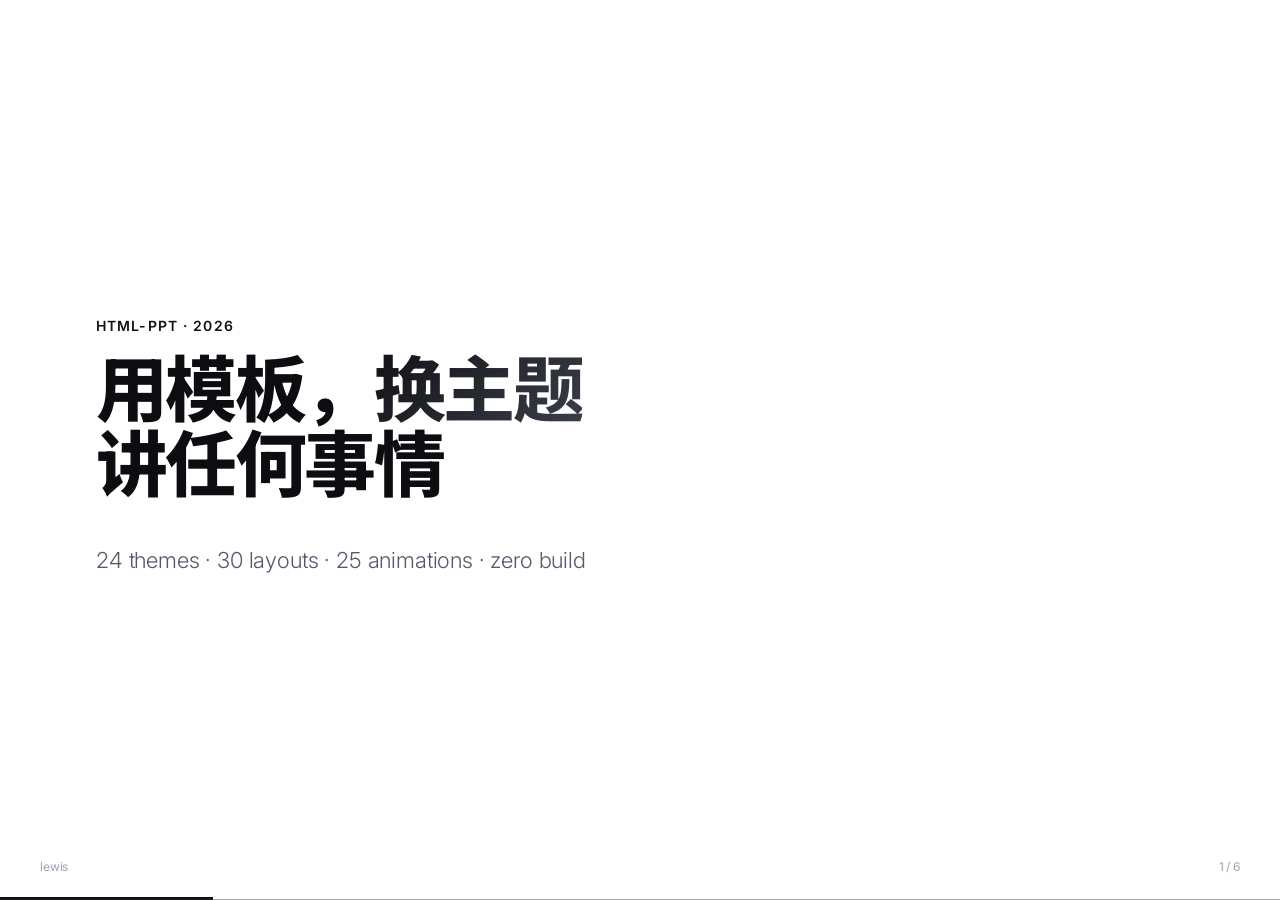
<file: plugins/felix-skills/skills/html-ppt/examples/arch-layered-vs-ddd/index.html>
<!DOCTYPE html>
<html lang="zh-CN" data-theme="minimal-white">
<head>
<meta charset="utf-8"><meta name="viewport" content="width=device-width,initial-scale=1">
<title>html-ppt · Deck</title>
<link rel="stylesheet" href="../../assets/fonts.css">
<link rel="stylesheet" href="../../assets/base.css">
<link rel="stylesheet" id="theme-link" href="../../assets/themes/minimal-white.css">
<link rel="stylesheet" href="../../assets/animations/animations.css">
</head>
<body data-themes="minimal-white,editorial-serif,soft-pastel,arctic-cool,sunset-warm,catppuccin-mocha,tokyo-night,aurora,xiaohongshu-white,neo-brutalism" data-theme-base="../../assets/themes/">
<div class="deck">

  <!-- 1. Cover -->
  <section class="slide" data-title="Cover">
    <p class="kicker">html-ppt · 2026</p>
    <h1 class="h1 anim-fade-up" data-anim="fade-up">用模板，<span class="gradient-text">换主题</span><br>讲任何事情</h1>
    <p class="lede">24 themes · 30 layouts · 25 animations · zero build</p>
    <div class="deck-footer"><span class="dim2">lewis</span><span class="slide-number" data-current="1" data-total="6"></span></div>
    <div class="notes">这是一个最小可用的 deck。你可以复制这个文件作为新 deck 的起点。</div>
  </section>

  <!-- 2. TOC -->
  <section class="slide" data-title="目录">
    <p class="kicker">Agenda</p>
    <h2 class="h2">我们会讲三件事</h2>
    <div class="grid g3 mt-l anim-stagger-list" data-anim-target>
      <div class="card"><h4>01 · Tokens</h4><p class="dim">把颜色/字体/圆角收进 CSS 变量。</p></div>
      <div class="card"><h4>02 · Layouts</h4><p class="dim">30 种可复用单页。</p></div>
      <div class="card"><h4>03 · Runtime</h4><p class="dim">键盘驱动、按 T 换主题。</p></div>
    </div>
  </section>

  <!-- 3. Stat -->
  <section class="slide center tc" data-title="Stat">
    <div>
      <p class="kicker">Result</p>
      <div style="font-size:220px;font-weight:900;line-height:1"><span class="counter gradient-text" data-to="92">0</span><span class="gradient-text">%</span></div>
      <h3>的准备时间被省下</h3>
    </div>
  </section>

  <!-- 4. Two column -->
  <section class="slide" data-title="Tokens">
    <p class="kicker">Under the hood</p>
    <h2 class="h2">换主题 = 换一组变量</h2>
    <div class="grid g2 mt-l">
      <div class="card"><h4>语义变量</h4><p class="dim">写 <code>var(--surface)</code>，不写具体色值。</p></div>
      <div class="card"><h4>一键切换</h4><p class="dim">按 T 循环所有主题——所有 slide 同步更新。</p></div>
    </div>
  </section>

  <!-- 5. CTA -->
  <section class="slide center tc" data-title="CTA">
    <div>
      <p class="kicker">Your turn</p>
      <h1 class="h1 anim-rise-in" data-anim="rise-in">开始做你的 deck</h1>
      <p class="lede" style="margin:16px auto">按 ← → 翻页 · T 切主题 · A 切动效 · F 全屏 · O 概览 · S 备注</p>
    </div>
  </section>

  <!-- 6. Thanks -->
  <section class="slide center tc" data-title="Thanks">
    <h1 class="h1" style="font-size:160px;line-height:1"><span class="gradient-text">Thanks</span></h1>
    <p class="lede">lewis · sudolewis@gmail.com</p>
  </section>
</div>
<script src="../../assets/runtime.js"></script>
</body></html>
</file>
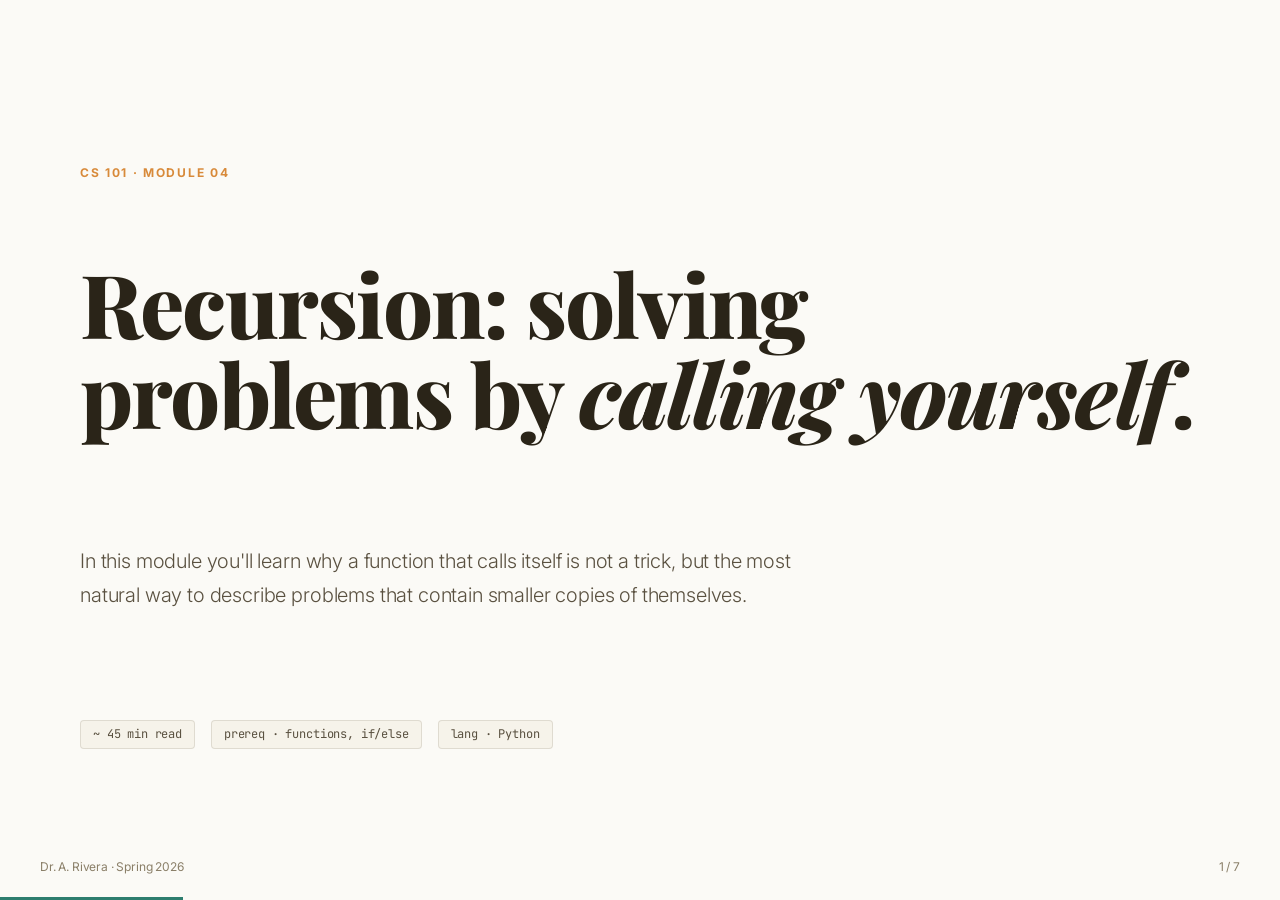
<file: plugins/felix-skills/skills/html-ppt/templates/full-decks/course-module/index.html>
<!DOCTYPE html>
<html lang="en">
<head>
<meta charset="utf-8"><meta name="viewport" content="width=device-width,initial-scale=1">
<title>Module 04 · Recursion · CS101</title>
<link rel="stylesheet" href="../../../assets/fonts.css">
<link rel="stylesheet" href="../../../assets/base.css">
<link rel="stylesheet" href="../../../assets/animations/animations.css">
<link rel="stylesheet" href="style.css">
</head>
<body class="tpl-course-module">
<div class="deck">

  <!-- 1. Cover -->
  <section class="slide full" data-title="Cover">
    <p class="kicker">CS 101 · MODULE 04</p>
    <h1 class="h1 mt-s">Recursion: solving<br>problems by <em>calling yourself</em>.</h1>
    <p class="lede mt-l" style="max-width:62ch">In this module you'll learn why a function that calls itself is not a trick, but the most natural way to describe problems that contain smaller copies of themselves.</p>
    <div class="row mt-l" style="gap:16px">
      <span class="pill-academic">~ 45 min read</span>
      <span class="pill-academic">prereq · functions, if/else</span>
      <span class="pill-academic">lang · Python</span>
    </div>
    <div class="deck-footer"><span>Dr. A. Rivera · Spring 2026</span><span class="slide-number" data-current="1" data-total="7"></span></div>
  </section>

  <!-- 2. Objectives -->
  <section class="slide" data-title="Objectives">
    <aside class="sidebar">
      <div class="brand">CS 101 · M04</div>
      <h5>Learning objectives</h5>
      <ul class="obj-list">
        <li class="current">Define recursion</li>
        <li>Identify a base case</li>
        <li>Trace a recursive call</li>
        <li>Convert loop ↔ recursion</li>
        <li>Recognize when recursion helps</li>
      </ul>
      <h5>Module progress</h5>
      <p class="dim" style="font-size:13px">Page 2 of 7 · ~5 min in</p>
    </aside>
    <div class="main">
      <p class="kicker">OBJECTIVES</p>
      <h2 class="h2 mt-s">By the end, you will be able to…</h2>
      <div class="stack mt-l">
        <div class="concept-box"><h4>① Explain recursion in one sentence.</h4><p class="dim">"A function that solves a problem by calling itself on a smaller version of that problem."</p></div>
        <div class="concept-box"><h4>② Write a base case that always terminates.</h4><p class="dim">Every recursive function must have an exit door, or it runs forever.</p></div>
        <div class="concept-box"><h4>③ Trace a call stack on paper.</h4><p class="dim">Given <code>fact(4)</code>, draw the stack frames top-to-bottom.</p></div>
        <div class="concept-box"><h4>④ Convert a while-loop to a recursive equivalent.</h4><p class="dim">And explain when one is clearer than the other.</p></div>
      </div>
    </div>
  </section>

  <!-- 3. Concept -->
  <section class="slide" data-title="Concept">
    <aside class="sidebar">
      <div class="brand">CS 101 · M04</div>
      <h5>Learning objectives</h5>
      <ul class="obj-list">
        <li class="done">Define recursion</li>
        <li class="current">Identify a base case</li>
        <li>Trace a recursive call</li>
        <li>Convert loop ↔ recursion</li>
        <li>Recognize when recursion helps</li>
      </ul>
      <h5>Key terms</h5>
      <p class="dim" style="font-size:13px">base case · recursive case · call stack · tail call</p>
    </aside>
    <div class="main">
      <p class="kicker">CORE CONCEPT</p>
      <h2 class="h2 mt-s">Two parts, always.</h2>
      <p class="lede mt-m">A recursive function has exactly two things inside it: a <b>base case</b> (when to stop) and a <b>recursive case</b> (how to shrink the problem before calling yourself).</p>
      <div class="callout">
        <b>Rule of thumb.</b> If you can't name the base case out loud, don't write the recursion yet. Draw it on paper first.
      </div>
      <div class="grid g2 mt-l">
        <div class="concept-box"><h4>Base case</h4><p class="dim">The smallest possible input — one the function answers directly, without calling itself.</p><p class="pill-academic">e.g. <b>n == 0</b></p></div>
        <div class="concept-box"><h4>Recursive case</h4><p class="dim">Every other input — delegate to a smaller version of the same problem.</p><p class="pill-academic">e.g. <b>n × fact(n-1)</b></p></div>
      </div>
    </div>
  </section>

  <!-- 4. Example -->
  <section class="slide" data-title="Example">
    <aside class="sidebar">
      <div class="brand">CS 101 · M04</div>
      <h5>Learning objectives</h5>
      <ul class="obj-list">
        <li class="done">Define recursion</li>
        <li class="done">Identify a base case</li>
        <li class="current">Trace a recursive call</li>
        <li>Convert loop ↔ recursion</li>
        <li>Recognize when recursion helps</li>
      </ul>
      <h5>Try it yourself</h5>
      <p class="dim" style="font-size:13px">Open repl.it and run the code on the right. Then try <code>fact(10)</code>.</p>
    </aside>
    <div class="main">
      <p class="kicker">WORKED EXAMPLE</p>
      <h2 class="h2 mt-s">Factorial, 7 lines.</h2>
      <div class="code mt-m"><pre style="margin:0"><span class="cmt"># fact(n) = n × (n-1) × … × 1,  and fact(0) = 1</span>
<span class="kw">def</span> fact(n):
    <span class="kw">if</span> n == <span class="str">0</span>:          <span class="cmt"># base case</span>
        <span class="kw">return</span> <span class="str">1</span>
    <span class="kw">return</span> n * fact(n - <span class="str">1</span>)   <span class="cmt"># recursive case</span>

<span class="kw">print</span>(fact(<span class="str">4</span>))   <span class="cmt"># → 24</span></pre></div>
      <div class="callout">
        <b>Trace fact(4).</b> 4 × fact(3) → 4 × (3 × fact(2)) → 4 × 3 × (2 × fact(1)) → 4 × 3 × 2 × 1 × fact(0) → 4 × 3 × 2 × 1 × 1 = <b>24</b>.
      </div>
    </div>
  </section>

  <!-- 5. Exercise -->
  <section class="slide" data-title="Exercise">
    <aside class="sidebar">
      <div class="brand">CS 101 · M04</div>
      <h5>Learning objectives</h5>
      <ul class="obj-list">
        <li class="done">Define recursion</li>
        <li class="done">Identify a base case</li>
        <li class="done">Trace a recursive call</li>
        <li class="current">Convert loop ↔ recursion</li>
        <li>Recognize when recursion helps</li>
      </ul>
      <h5>Time</h5>
      <p class="dim" style="font-size:13px">~10 minutes · solo</p>
    </aside>
    <div class="main">
      <p class="kicker">EXERCISE 4.1</p>
      <h2 class="h2 mt-s">Write <em>sum_to(n)</em>.</h2>
      <p class="lede mt-m">Return <code>1 + 2 + … + n</code> using recursion — no loops allowed.</p>
      <div class="exercise mt-l">
        <p style="margin:0;font-size:18px;color:var(--text-1)"><b>Your task</b></p>
        <ol style="color:var(--text-2);line-height:1.8;margin:10px 0 0">
          <li>Write the base case. What does <code>sum_to(0)</code> return?</li>
          <li>Write the recursive case in terms of <code>sum_to(n - 1)</code>.</li>
          <li>Test it: <code>sum_to(5) == 15</code>, <code>sum_to(10) == 55</code>.</li>
          <li>Bonus: what happens if you call <code>sum_to(-3)</code>? Fix it.</li>
        </ol>
      </div>
      <p class="dim mt-m" style="font-size:14px">Stuck? Remember: a base case is the smallest input you already know the answer to.</p>
    </div>
  </section>

  <!-- 6. Check understanding -->
  <section class="slide" data-title="Check">
    <aside class="sidebar">
      <div class="brand">CS 101 · M04</div>
      <h5>Learning objectives</h5>
      <ul class="obj-list">
        <li class="done">Define recursion</li>
        <li class="done">Identify a base case</li>
        <li class="done">Trace a recursive call</li>
        <li class="done">Convert loop ↔ recursion</li>
        <li class="current">Recognize when recursion helps</li>
      </ul>
      <h5>Self-assess</h5>
      <p class="dim" style="font-size:13px">You should get 3/3.</p>
    </aside>
    <div class="main">
      <p class="kicker">CHECK YOUR UNDERSTANDING</p>
      <h2 class="h2 mt-s">Which function will recurse forever?</h2>
      <div class="mt-l">
        <div class="mcq"><div class="letter">A</div><div><b>def f(n): return 1 if n == 0 else n * f(n - 1)</b><p class="dim" style="font-size:13px;margin:4px 0 0">Base case <code>n == 0</code>, shrinks toward it. Terminates.</p></div></div>
        <div class="mcq correct"><div class="letter">B</div><div><b>def f(n): return n + f(n + 1)</b><p class="dim" style="font-size:13px;margin:4px 0 0"><b style="color:var(--accent)">✓ Correct.</b> No base case, and <code>n</code> grows — infinite recursion.</p></div></div>
        <div class="mcq"><div class="letter">C</div><div><b>def f(n): return n if n &lt; 2 else f(n - 1) + f(n - 2)</b><p class="dim" style="font-size:13px;margin:4px 0 0">Classic Fibonacci. Base case on <code>n &lt; 2</code>. Terminates.</p></div></div>
      </div>
    </div>
  </section>

  <!-- 7. Summary -->
  <section class="slide full" data-title="Summary">
    <p class="kicker">SUMMARY · MODULE 04</p>
    <h1 class="h1 mt-s">You can now…</h1>
    <div class="grid g2 mt-l">
      <div class="concept-box"><h4>✓ Define recursion</h4><p class="dim">A function that calls itself on a smaller input.</p></div>
      <div class="concept-box"><h4>✓ Write a safe base case</h4><p class="dim">Every recursion needs an exit door.</p></div>
      <div class="concept-box"><h4>✓ Trace a call stack</h4><p class="dim">You can unwind <code>fact(4)</code> by hand.</p></div>
      <div class="concept-box"><h4>✓ Judge when to use it</h4><p class="dim">Trees and self-similar problems → recursion. Flat iteration → loop.</p></div>
    </div>
    <div class="callout mt-l">
      <b>Up next · Module 05.</b> Divide &amp; conquer: merge sort. We'll use everything you just learned — but on lists, not numbers.
    </div>
  </section>

</div>
<script src="../../../assets/runtime.js"></script>
</body></html>
</file>
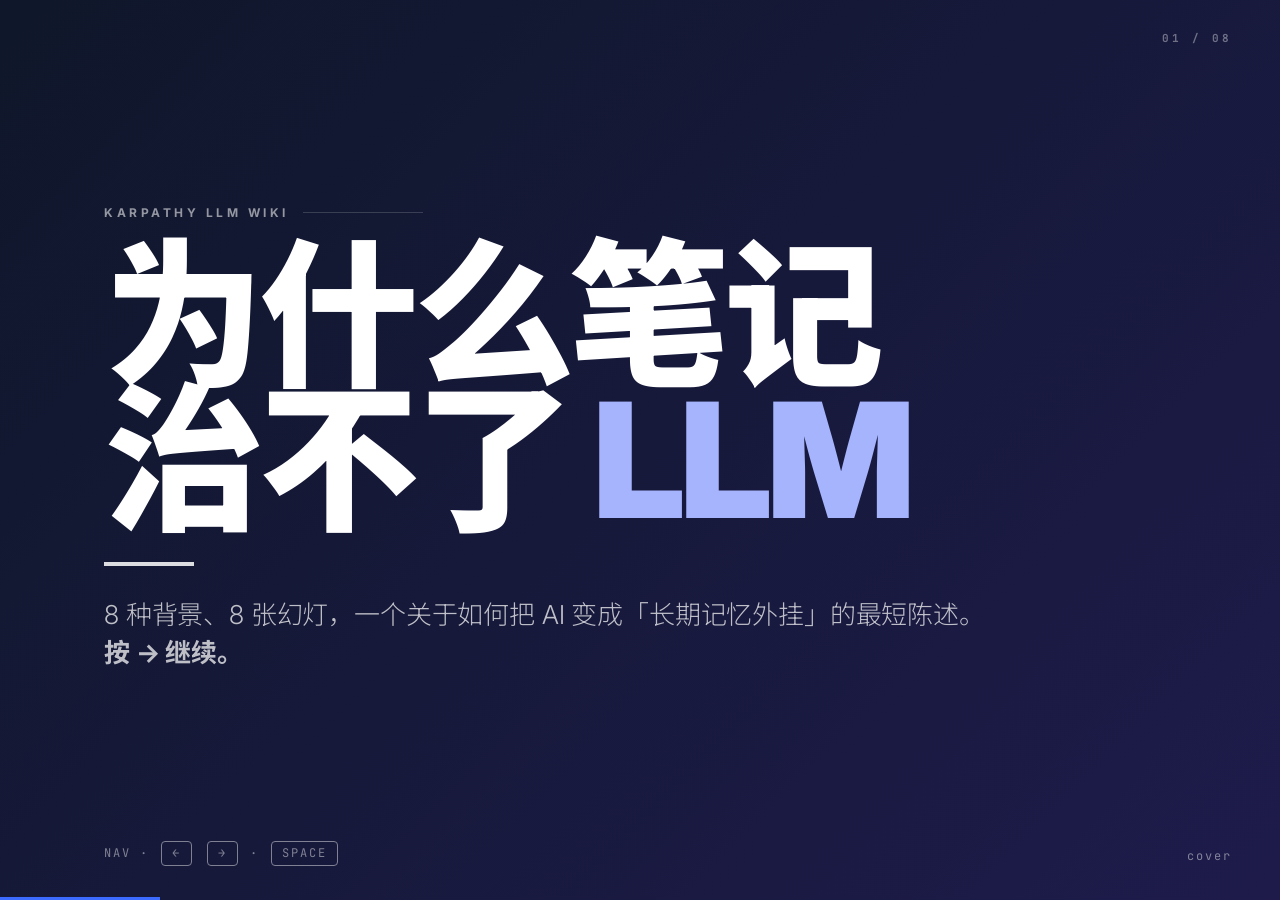
<file: plugins/felix-skills/skills/html-ppt/templates/full-decks/dir-key-nav-minimal/index.html>
<!DOCTYPE html>
<html lang="zh-CN">
<head>
<meta charset="UTF-8">
<meta name="viewport" content="width=device-width, initial-scale=1">
<title>Dir-Key Nav Minimal</title>
<link rel="stylesheet" href="../../../assets/fonts.css">
<link rel="stylesheet" href="../../../assets/base.css">
<link rel="stylesheet" href="style.css">
</head>
<body class="tpl-dir-key-nav-minimal">
<div class="deck">

  <!-- 1. COVER · indigo -->
  <section class="slide t-indigo is-active">
    <div class="dk-snum">01 / 08</div>
    <div style="margin:auto 0">
      <div class="dk-eyebrow">Karpathy LLM Wiki</div>
      <h1 class="dk-h0">为什么笔记<br>治不了 <span class="dk-accent">LLM</span></h1>
      <span class="dk-line"></span>
      <p class="dk-lede">8 种背景、8 张幻灯，一个关于如何把 AI 变成「长期记忆外挂」的最短陈述。<strong>按 → 继续。</strong></p>
    </div>
    <div class="dk-keyhint">nav · <kbd>←</kbd> <kbd>→</kbd> · <kbd>space</kbd></div>
    <div class="dk-page">cover</div>
  </section>

  <!-- 2. SECTION · cream -->
  <section class="slide t-cream">
    <div class="dk-snum">02 / 08</div>
    <div style="margin:auto 0">
      <div class="dk-eyebrow">Chapter 01</div>
      <h1 class="dk-h0">The <span class="dk-accent">Problem</span>.</h1>
      <span class="dk-line"></span>
      <p class="dk-lede">Token 上限是一个物理事实。你每次和 LLM 说话，它都是一个失忆症患者。</p>
    </div>
    <div class="dk-keyhint">chapter · 01 / 04</div>
    <div class="dk-page">section</div>
  </section>

  <!-- 3. CONTENT · crimson -->
  <section class="slide t-crimson">
    <div class="dk-snum">03 / 08</div>
    <div style="margin:auto 0">
      <div class="dk-eyebrow">Symptoms</div>
      <h2 class="dk-h1">四种你已经<br>受够的<br><span class="dk-accent">遗忘</span>。</h2>
      <ul class="dk-list">
        <li>昨天聊过的项目，今天重新解释一遍</li>
        <li>上下文窗口一到，它开始「编造记忆」</li>
        <li>不同 session 之间毫无关联，就像第一次见</li>
        <li>你的真正偏好从未被记住，每次都要 re-prompt</li>
      </ul>
    </div>
    <div class="dk-keyhint">content · list</div>
    <div class="dk-page">03</div>
  </section>

  <!-- 4. CONTENT · emerald -->
  <section class="slide t-emerald">
    <div class="dk-snum">04 / 08</div>
    <div style="margin:auto 0">
      <div class="dk-eyebrow">The Fix</div>
      <h2 class="dk-h1">答案不是<br><span class="dk-accent">更大</span> 的窗口。</h2>
      <p class="dk-lede" style="margin-top:10px">而是：把你的知识、偏好、历史都<strong>写进文件系统</strong>。<br>让 LLM 每次对话前，先去读那个系统。</p>
      <div class="dk-grid-2">
        <div class="dk-col"><h3>× 窗口 stuffing</h3><p>把所有东西塞 prompt，贵、慢、最终溢出。</p></div>
        <div class="dk-col"><h3>✓ 文件 + 检索</h3><p>按需加载，永远不溢出，结构化可 diff。</p></div>
      </div>
    </div>
    <div class="dk-keyhint">content · compare</div>
    <div class="dk-page">04</div>
  </section>

  <!-- 5. CODE · slate -->
  <section class="slide t-slate">
    <div class="dk-snum">05 / 08</div>
    <div style="margin:auto 0">
      <div class="dk-eyebrow">Minimal Setup</div>
      <h2 class="dk-h2"><span class="dk-accent">4 行</span> YAML<br>就能开始。</h2>
      <pre class="dk-code">memory:
  root: ~/.llm-wiki
  format: markdown
  retrieval: hybrid  # embedding + bm25</pre>
      <p class="dk-lede" style="margin-top:16px;font-size:20px">你现在拥有一个会随时间增长的 <strong>第二大脑</strong>。每次对话它都会被读、被更新。</p>
    </div>
    <div class="dk-keyhint">content · code</div>
    <div class="dk-page">05</div>
  </section>

  <!-- 6. CHART · violet — big number with bar -->
  <section class="slide t-violet">
    <div class="dk-snum">06 / 08</div>
    <div style="margin:auto 0">
      <div class="dk-eyebrow">30-day result</div>
      <div class="dk-big dk-accent">87%</div>
      <p class="dk-lede" style="margin-top:14px;font-size:26px">的 re-explain 被消除。平均每次对话节省 <strong>4.2 分钟</strong> 的 re-context。</p>
      <svg viewBox="0 0 900 80" style="width:100%;max-width:900px;margin-top:30px">
        <rect x="0" y="30" width="900" height="22" rx="11" fill="rgba(255,255,255,.12)"/>
        <rect x="0" y="30" width="783" height="22" rx="11" fill="#c4b5fd"/>
        <text x="792" y="47" font-family="JetBrains Mono" font-size="16" fill="#c4b5fd" font-weight="700">87%</text>
      </svg>
    </div>
    <div class="dk-keyhint">chart · big-num</div>
    <div class="dk-page">06</div>
  </section>

  <!-- 7. CTA · white -->
  <section class="slide t-white">
    <div class="dk-snum">07 / 08</div>
    <div style="margin:auto 0">
      <div class="dk-eyebrow">Start tonight</div>
      <h2 class="dk-h1">开始<br>你的 <span class="dk-accent">wiki</span>。</h2>
      <span class="dk-line"></span>
      <p class="dk-lede">不是装又一个插件。是决定：从今晚起，<strong>你的所有 AI 对话都要有一个共同的 vault</strong>。</p>
      <pre class="dk-code" style="font-size:18px">$ mkdir ~/llm-wiki && cd ~/llm-wiki
$ git init
$ echo "# my brain" > README.md</pre>
    </div>
    <div class="dk-keyhint">cta · three-commands</div>
    <div class="dk-page">07</div>
  </section>

  <!-- 8. THANKS · charcoal -->
  <section class="slide t-charcoal">
    <div class="dk-snum">08 / 08</div>
    <div style="margin:auto 0">
      <div class="dk-eyebrow">End · thanks for staying</div>
      <h1 class="dk-h0"><span class="dk-accent">謝謝</span>。</h1>
      <span class="dk-line"></span>
      <p class="dk-lede">Karpathy 的原始 thread + 我的 vault 结构都在 <strong>github.com/lewis/llm-wiki</strong>。欢迎按 ← 再看一遍。</p>
    </div>
    <div class="dk-keyhint">press <kbd>←</kbd> to rewind · <kbd>F</kbd> for fullscreen</div>
    <div class="dk-page">fin</div>
  </section>

</div>
<script src="../../../assets/runtime.js"></script>
</body>
</html>
</file>
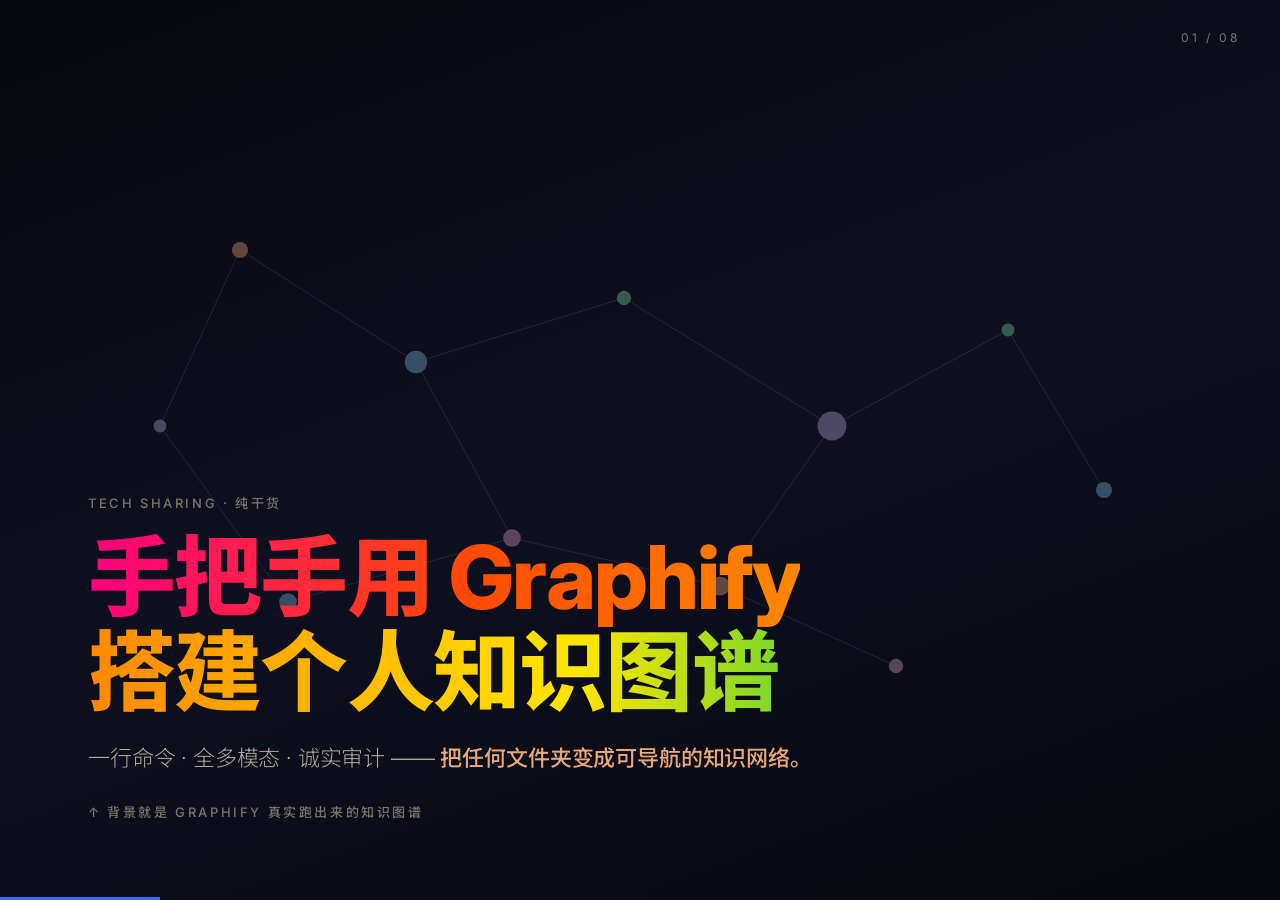
<file: plugins/felix-skills/skills/html-ppt/templates/full-decks/graphify-dark-graph/index.html>
<!DOCTYPE html>
<html lang="zh-CN">
<head>
<meta charset="UTF-8">
<meta name="viewport" content="width=device-width, initial-scale=1">
<title>Graphify Dark Graph</title>
<link rel="stylesheet" href="../../../assets/fonts.css">
<link rel="stylesheet" href="../../../assets/base.css">
<link rel="stylesheet" href="style.css">
</head>
<body class="tpl-graphify-dark-graph">
<div class="deck">

  <!-- 1. COVER -->
  <section class="slide is-active">
    <div class="gd-ambient"><div class="gd-orb gd-orb-1"></div><div class="gd-orb gd-orb-2"></div><div class="gd-orb gd-orb-3"></div></div>
    <!-- live force-directed graph bg -->
    <svg viewBox="0 0 1600 900" style="position:absolute;inset:0;width:100%;height:100%;opacity:.38;z-index:1" xmlns="http://www.w3.org/2000/svg">
      <g stroke="#7eb8da" stroke-width="1" stroke-opacity=".5" fill="none">
        <line x1="300" y1="200" x2="520" y2="340"/>
        <line x1="520" y1="340" x2="780" y2="260"/>
        <line x1="780" y1="260" x2="1040" y2="420"/>
        <line x1="520" y1="340" x2="640" y2="560"/>
        <line x1="640" y1="560" x2="900" y2="620"/>
        <line x1="900" y1="620" x2="1040" y2="420"/>
        <line x1="1040" y1="420" x2="1260" y2="300"/>
        <line x1="1260" y1="300" x2="1380" y2="500"/>
        <line x1="900" y1="620" x2="1120" y2="720"/>
        <line x1="300" y1="200" x2="200" y2="420"/>
        <line x1="200" y1="420" x2="360" y2="640"/>
        <line x1="360" y1="640" x2="640" y2="560"/>
      </g>
      <g>
        <circle cx="300" cy="200" r="10" fill="#e8a87c"/>
        <circle cx="520" cy="340" r="14" fill="#7eb8da"/>
        <circle cx="780" cy="260" r="9" fill="#7ed3a4"/>
        <circle cx="1040" cy="420" r="18" fill="#b8a4d6"/>
        <circle cx="640" cy="560" r="11" fill="#d4a0b9"/>
        <circle cx="900" cy="620" r="12" fill="#e8a87c"/>
        <circle cx="1260" cy="300" r="8" fill="#7ed3a4"/>
        <circle cx="1380" cy="500" r="10" fill="#7eb8da"/>
        <circle cx="1120" cy="720" r="9" fill="#d4a0b9"/>
        <circle cx="200" cy="420" r="8" fill="#b8a4d6"/>
        <circle cx="360" cy="640" r="11" fill="#7eb8da"/>
      </g>
    </svg>
    <div class="gd-snum">01 / 08</div>
    <div style="margin-top:auto">
      <p class="gd-eyebrow">Tech Sharing · 纯干货</p>
      <h1 class="gd-h1" style="font-size:88px"><span class="gd-rainbow">手把手用 Graphify<br>搭建个人知识图谱</span></h1>
      <p class="gd-lede" style="margin-top:20px">一行命令 · 全多模态 · 诚实审计 —— <span class="gd-accent">把任何文件夹变成可导航的知识网络。</span></p>
      <p class="gd-eyebrow" style="margin-top:26px">↑ 背景就是 Graphify 真实跑出来的知识图谱</p>
    </div>
  </section>

  <!-- 2. SECTION DIVIDER -->
  <section class="slide">
    <div class="gd-ambient"><div class="gd-orb gd-orb-1"></div><div class="gd-orb gd-orb-2"></div></div>
    <div class="gd-snum">02 / 08</div>
    <div style="margin:auto 0">
      <div class="gd-eyebrow">Part 01</div>
      <h1 class="gd-h1" style="font-size:120px">Why <span class="gd-grad">Graph</span>?</h1>
      <p class="gd-lede">folder → tree → graph，人类认知的下一步</p>
    </div>
  </section>

  <!-- 3. CONTENT — plugin grid -->
  <section class="slide">
    <div class="gd-ambient"><div class="gd-orb gd-orb-2"></div><div class="gd-orb gd-orb-3"></div></div>
    <div class="gd-snum">03 / 08</div>
    <p class="gd-eyebrow">Feature Map</p>
    <h2 class="gd-h2">一个工具，<span class="gd-grad">四件事</span></h2>
    <div class="gd-grid-4">
      <div class="gd-glass gd-glass-warm"><div style="font-size:30px">📂</div><h4 style="margin:10px 0 6px">Folder Ingest</h4><p class="gd-dim" style="font-size:13px;line-height:1.55">递归扫描任意路径，支持 md / pdf / 代码 / 图片</p></div>
      <div class="gd-glass gd-glass-blue"><div style="font-size:30px">🧠</div><h4 style="margin:10px 0 6px">Entity Extract</h4><p class="gd-dim" style="font-size:13px;line-height:1.55">用 LLM 抽概念、人物、事件、关系</p></div>
      <div class="gd-glass gd-glass-green"><div style="font-size:30px">🕸️</div><h4 style="margin:10px 0 6px">Force Graph</h4><p class="gd-dim" style="font-size:13px;line-height:1.55">D3 力导向，点击即跳转原文</p></div>
      <div class="gd-glass"><div style="font-size:30px">🔍</div><h4 style="margin:10px 0 6px">Audit Trail</h4><p class="gd-dim" style="font-size:13px;line-height:1.55">每条边都能追溯到 source span</p></div>
    </div>
    <div class="gd-glass gd-glass-warm" style="margin-top:24px"><p style="font-size:18px;line-height:1.6">它不是「又一个 RAG」—— 它是 <span class="gd-accent">把检索结果画出来，让你一眼就知道信息长什么样</span>。</p></div>
  </section>

  <!-- 4. CODE -->
  <section class="slide">
    <div class="gd-ambient"><div class="gd-orb gd-orb-1"></div></div>
    <div class="gd-snum">04 / 08</div>
    <p class="gd-eyebrow">One command</p>
    <h2 class="gd-h2">从 0 到图谱，<span class="gd-grad">大概 90 秒</span></h2>
    <p class="gd-cmd" style="margin:16px 0 22px">$ graphify ~/notes --out ./graph</p>
    <pre class="gd-codebox"><span class="cm"># graphify.config.yaml</span>
<span class="kw">ingest</span>:
  paths: [<span class="st">~/notes</span>, <span class="st">~/code/docs</span>]
  include: [<span class="st">"*.md"</span>, <span class="st">"*.pdf"</span>, <span class="st">"*.py"</span>]

<span class="kw">extract</span>:
  model: <span class="st">claude-opus-4-6</span>
  schema: [<span class="st">concept</span>, <span class="st">person</span>, <span class="st">event</span>, <span class="st">relation</span>]

<span class="kw">render</span>:
  engine: <span class="st">d3-force</span>
  audit: <span class="fn">true</span>     <span class="cm"># 每条边带 source span</span></pre>
  </section>

  <!-- 5. CHART — race diagram -->
  <section class="slide">
    <div class="gd-ambient"><div class="gd-orb gd-orb-3"></div></div>
    <div class="gd-snum">05 / 08</div>
    <p class="gd-eyebrow">Efficiency Race</p>
    <h2 class="gd-h2">没有知识库 vs 有知识库</h2>
    <div style="max-width:900px;margin-top:30px">
      <div style="display:flex;align-items:center;gap:16px;margin-bottom:20px">
        <div style="width:110px;text-align:right;font-weight:700;color:var(--gd-danger)">没有<br>知识库</div>
        <div style="flex:1;position:relative;height:70px;background:rgba(224,112,112,.06);border:1px solid rgba(224,112,112,.2);border-radius:16px">
          <div style="position:absolute;left:16px;top:50%;transform:translateY(-50%);font-size:32px">🛵</div>
          <div style="position:absolute;left:72px;top:50%;transform:translateY(-50%);color:var(--gd-danger);font-size:14px">反复喂信息…整理…又忘了…</div>
        </div>
      </div>
      <div style="display:flex;align-items:center;gap:16px">
        <div style="width:110px;text-align:right;font-weight:700;color:var(--gd-green)">有<br>知识库</div>
        <div style="flex:1;position:relative;height:70px;background:rgba(126,211,164,.06);border:1px solid rgba(126,211,164,.25);border-radius:16px">
          <div style="position:absolute;right:16px;top:50%;transform:translateY(-50%);font-size:32px">🏎️</div>
          <div style="position:absolute;right:72px;top:50%;transform:translateY(-50%);color:var(--gd-green);font-size:14px">AI 自己找 → 确认 → 干活!</div>
        </div>
      </div>
    </div>
    <div class="gd-grid-3" style="margin-top:36px">
      <div class="gd-glass gd-glass-warm"><div class="gd-big gd-grad">5×</div><p class="gd-dim" style="margin-top:6px">速度提升</p></div>
      <div class="gd-glass gd-glass-green"><div class="gd-big gd-grad">-80%</div><p class="gd-dim" style="margin-top:6px">重复喂信息</p></div>
      <div class="gd-glass gd-glass-blue"><div class="gd-big gd-grad">∞</div><p class="gd-dim" style="margin-top:6px">记忆持久化</p></div>
    </div>
  </section>

  <!-- 6. PIPELINE -->
  <section class="slide">
    <div class="gd-ambient"><div class="gd-orb gd-orb-2"></div></div>
    <div class="gd-snum">06 / 08</div>
    <p class="gd-eyebrow">Pipeline</p>
    <h2 class="gd-h2">端到端 <span class="gd-grad">4 步走</span></h2>
    <div style="display:flex;align-items:center;justify-content:center;gap:8px;margin-top:36px">
      <div class="gd-glass" style="flex:1;text-align:center"><div style="font-size:34px">📂</div><div style="font-weight:600;margin-top:8px">Scan</div><div class="gd-dim" style="font-size:13px">递归读文件</div></div>
      <div style="color:var(--gd-text3);font-size:24px">→</div>
      <div class="gd-glass gd-glass-blue" style="flex:1;text-align:center"><div style="font-size:34px">🔬</div><div style="font-weight:600;margin-top:8px">Extract</div><div class="gd-dim" style="font-size:13px">LLM 抽实体</div></div>
      <div style="color:var(--gd-text3);font-size:24px">→</div>
      <div class="gd-glass gd-glass-green" style="flex:1;text-align:center"><div style="font-size:34px">🕸️</div><div style="font-weight:600;margin-top:8px">Build</div><div class="gd-dim" style="font-size:13px">构图 + 去重</div></div>
      <div style="color:var(--gd-text3);font-size:24px">→</div>
      <div class="gd-glass gd-glass-warm" style="flex:1;text-align:center"><div style="font-size:34px">🎨</div><div style="font-weight:600;margin-top:8px">Render</div><div class="gd-dim" style="font-size:13px">D3 交互图</div></div>
    </div>
    <div class="gd-glass" style="margin-top:32px"><p style="font-size:16px;line-height:1.6;color:var(--gd-text2)">每一步都有 audit log：你永远知道某个节点为什么存在、它来自哪个文件的哪一行。</p></div>
  </section>

  <!-- 7. CTA -->
  <section class="slide">
    <div class="gd-ambient"><div class="gd-orb gd-orb-1"></div><div class="gd-orb gd-orb-3"></div></div>
    <div class="gd-snum">07 / 08</div>
    <p class="gd-eyebrow">Try it tonight</p>
    <h2 class="gd-h1" style="font-size:80px">Graphify <span class="gd-grad">your folders</span></h2>
    <p class="gd-cmd" style="margin-top:22px">$ npm i -g @lewis/graphify</p>
    <p class="gd-cmd" style="margin-top:10px;color:var(--gd-warm);text-shadow:0 0 30px rgba(232,168,124,.45)">$ graphify ~/obsidian-vault</p>
    <div style="margin-top:32px">
      <span class="gd-tag">#knowledge-graph</span>
      <span class="gd-tag">#open-source</span>
      <span class="gd-tag">#claude-agent</span>
      <span class="gd-tag">#obsidian</span>
      <span class="gd-tag">#d3-force</span>
    </div>
  </section>

  <!-- 8. THANKS -->
  <section class="slide">
    <div class="gd-ambient"><div class="gd-orb gd-orb-2"></div></div>
    <div class="gd-snum">08 / 08</div>
    <div style="margin:auto 0;text-align:center">
      <div class="gd-big gd-rainbow" style="font-size:180px">Thanks.</div>
      <p class="gd-lede" style="margin:28px auto 0">github.com/lewis/graphify · 欢迎 star / issue / PR</p>
    </div>
  </section>

</div>
<script src="../../../assets/runtime.js"></script>
</body>
</html>
</file>
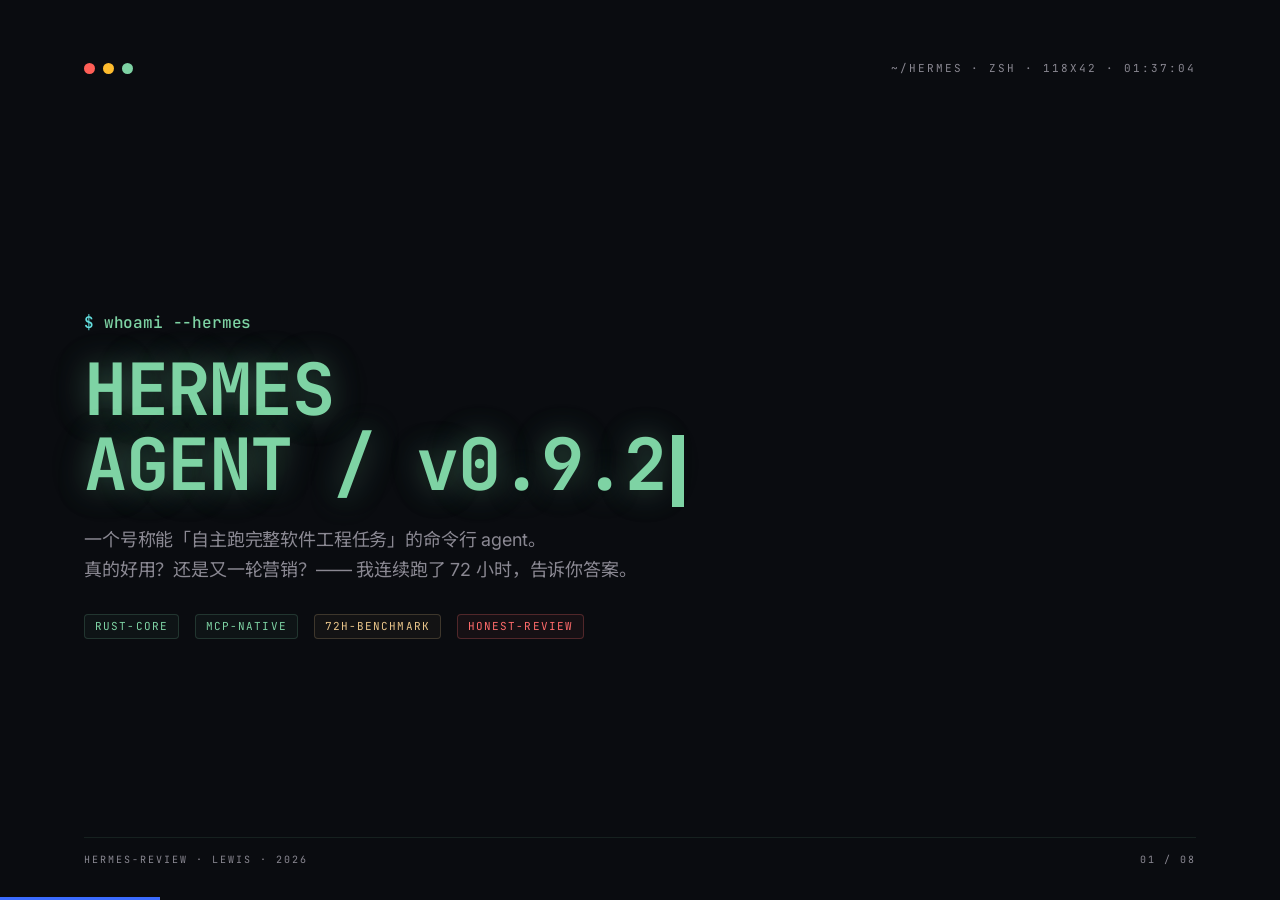
<file: plugins/felix-skills/skills/html-ppt/templates/full-decks/hermes-cyber-terminal/index.html>
<!DOCTYPE html>
<html lang="zh-CN">
<head>
<meta charset="UTF-8">
<meta name="viewport" content="width=device-width, initial-scale=1">
<title>Hermes Cyber Terminal</title>
<link rel="stylesheet" href="../../../assets/fonts.css">
<link rel="stylesheet" href="../../../assets/base.css">
<link rel="stylesheet" href="style.css">
</head>
<body class="tpl-hermes-cyber-terminal">
<div class="deck">

  <!-- 1. COVER -->
  <section class="slide is-active">
    <div class="hc-grid"></div>
    <div class="hc-vignette"></div>
    <div class="hc-scanlines"></div>
    <div class="hc-chrome"><div class="dots"><span></span><span></span><span></span></div><div>~/hermes · zsh · 118x42 · 01:37:04</div></div>
    <div style="margin:auto 0">
      <p class="hc-prompt">whoami --hermes</p>
      <h1 class="hc-h1">HERMES<br>AGENT / v0.9.2<span class="hc-cursor"></span></h1>
      <p class="hc-lede">一个号称能「自主跑完整软件工程任务」的命令行 agent。<br>真的好用？还是又一轮营销？—— 我连续跑了 72 小时，告诉你答案。</p>
      <div style="margin-top:26px">
        <span class="hc-tag">rust-core</span>
        <span class="hc-tag">mcp-native</span>
        <span class="hc-tag amber">72h-benchmark</span>
        <span class="hc-tag red">honest-review</span>
      </div>
    </div>
    <div class="hc-footer"><span>hermes-review · lewis · 2026</span><span>01 / 08</span></div>
  </section>

  <!-- 2. SECTION DIVIDER -->
  <section class="slide">
    <div class="hc-grid"></div>
    <div class="hc-scanlines"></div>
    <div class="hc-chrome"><div class="dots"><span></span><span></span><span></span></div><div>section · 01/04</div></div>
    <div style="margin:auto 0">
      <p class="hc-prompt">cat chapter_01.md</p>
      <h1 class="hc-h1" style="font-size:110px">// Setup</h1>
      <p class="hc-lede">从 <code style="color:var(--hc-amber)">brew install hermes</code> 到第一次 prompt —— 一共 4 分 22 秒。</p>
    </div>
    <div class="hc-footer"><span>section · setup</span><span>02 / 08</span></div>
  </section>

  <!-- 3. CONTENT — spec cards -->
  <section class="slide">
    <div class="hc-grid"></div>
    <div class="hc-scanlines"></div>
    <div class="hc-chrome"><div class="dots"><span></span><span></span><span></span></div><div>benchmark · cold-start</div></div>
    <h2 class="hc-h2">开箱数据</h2>
    <p class="hc-lede">cold start → first-successful-task 三次平均</p>
    <div class="hc-grid-3">
      <div class="hc-card"><div class="lbl">install time</div><div class="val">42s</div><div class="desc">单 binary，无 docker，无 python env。</div></div>
      <div class="hc-card"><div class="lbl">first token</div><div class="val">1.8s</div><div class="desc">接入 claude-opus-4-6，无预热。</div></div>
      <div class="hc-card"><div class="lbl">first PR merged</div><div class="val">4m22s</div><div class="desc">跑的是 fix-a-typo 级别的低难度任务。</div></div>
    </div>
    <div class="hc-grid-2">
      <div class="hc-card"><div class="lbl">// verdict +</div><div class="val" style="color:var(--hc-green);font-size:18px">冷启动是真的快</div><div class="desc">和 OpenClaw 的 docker + pip 流程比，快不止一个数量级。</div></div>
      <div class="hc-card"><div class="lbl">// verdict -</div><div class="val" style="color:var(--hc-red);font-size:18px">MCP 服务器配置不够友好</div><div class="desc">env 变量需要手动塞进 ~/.hermes/env，文档几乎没写。</div></div>
    </div>
    <div class="hc-footer"><span>data · verified 3 runs</span><span>03 / 08</span></div>
  </section>

  <!-- 4. CODE -->
  <section class="slide">
    <div class="hc-grid"></div>
    <div class="hc-scanlines"></div>
    <div class="hc-chrome"><div class="dots"><span></span><span></span><span></span></div><div>trace · hermes run</div></div>
    <p class="hc-prompt">hermes run "refactor auth module to use pkce"</p>
    <h3 class="hc-h3" style="margin-top:12px">↓ 真实 trace (节选)</h3>
    <pre class="hc-codebox" style="margin-top:10px"><span class="cm"># hermes v0.9.2 · session 42a1</span>
[<span class="fn">plan</span>]    <span class="st">"分析 src/auth/*.ts → 找 oauth flow → 抽成 pkce"</span>
[<span class="fn">read</span>]    src/auth/oauth.ts       <span class="cm">// 214 lines</span>
[<span class="fn">read</span>]    src/auth/token.ts       <span class="cm">// 88 lines</span>
[<span class="kw">think</span>]   <span class="st">"发现 implicit flow，改为 code+pkce，需新 state param"</span>
[<span class="fn">edit</span>]    src/auth/oauth.ts       <span class="hl">+43 -17</span>
[<span class="fn">edit</span>]    src/auth/token.ts       <span class="hl">+12 -4</span>
[<span class="fn">test</span>]    pnpm vitest auth        <span class="st">PASS 18/18</span>
[<span class="fn">commit</span>]  <span class="var">"feat(auth): migrate to oauth2 code+pkce"</span>
[<span class="fn">push</span>]    origin feat/pkce-auth   <span class="st">ok</span>

<span class="cm"># 总耗时 3m 14s · 14k tokens · $0.21</span></pre>
    <div class="hc-footer"><span>trace · live</span><span>04 / 08</span></div>
  </section>

  <!-- 5. CHART -->
  <section class="slide">
    <div class="hc-grid"></div>
    <div class="hc-scanlines"></div>
    <div class="hc-chrome"><div class="dots"><span></span><span></span><span></span></div><div>benchmark · hermes vs openclaw</div></div>
    <h2 class="hc-h2">72 小时对比</h2>
    <p class="hc-lede">同一组 48 个 GitHub issue，两个 agent 各跑一遍</p>
    <svg viewBox="0 0 1000 380" style="width:100%;max-width:1040px;margin-top:24px" xmlns="http://www.w3.org/2000/svg">
      <g font-family="JetBrains Mono, monospace" font-size="13" fill="#8a8892">
        <!-- axis -->
        <line x1="80" y1="40" x2="80" y2="320" stroke="rgba(126,211,164,.2)"/>
        <line x1="80" y1="320" x2="960" y2="320" stroke="rgba(126,211,164,.2)"/>
        <!-- y labels -->
        <text x="70" y="46" text-anchor="end">100%</text>
        <text x="70" y="116" text-anchor="end">75%</text>
        <text x="70" y="186" text-anchor="end">50%</text>
        <text x="70" y="256" text-anchor="end">25%</text>
        <text x="70" y="324" text-anchor="end">0</text>
        <!-- bars: hermes -->
        <g>
          <rect x="130" y="80"  width="80" height="240" fill="rgba(126,211,164,.15)" stroke="#7ed3a4" stroke-width="1.5"/>
          <text x="170" y="76" text-anchor="middle" fill="#7ed3a4" font-weight="700">82%</text>
          <text x="170" y="345" text-anchor="middle">resolved</text>
          <rect x="240" y="146" width="80" height="174" fill="rgba(126,211,164,.15)" stroke="#7ed3a4" stroke-width="1.5"/>
          <text x="280" y="142" text-anchor="middle" fill="#7ed3a4" font-weight="700">58%</text>
          <text x="280" y="345" text-anchor="middle">one-shot</text>
          <rect x="350" y="60"  width="80" height="260" fill="rgba(126,211,164,.15)" stroke="#7ed3a4" stroke-width="1.5"/>
          <text x="390" y="56" text-anchor="middle" fill="#7ed3a4" font-weight="700">89%</text>
          <text x="390" y="345" text-anchor="middle">test-pass</text>
          <rect x="460" y="110" width="80" height="210" fill="rgba(126,211,164,.15)" stroke="#7ed3a4" stroke-width="1.5"/>
          <text x="500" y="106" text-anchor="middle" fill="#7ed3a4" font-weight="700">71%</text>
          <text x="500" y="345" text-anchor="middle">pr-merged</text>
        </g>
        <!-- bars: openclaw -->
        <g>
          <rect x="570" y="150" width="80" height="170" fill="rgba(233,197,138,.12)" stroke="#e9c58a" stroke-width="1.5"/>
          <text x="610" y="146" text-anchor="middle" fill="#e9c58a" font-weight="700">60%</text>
          <text x="610" y="345" text-anchor="middle">resolved</text>
          <rect x="680" y="212" width="80" height="108" fill="rgba(233,197,138,.12)" stroke="#e9c58a" stroke-width="1.5"/>
          <text x="720" y="208" text-anchor="middle" fill="#e9c58a" font-weight="700">38%</text>
          <text x="720" y="345" text-anchor="middle">one-shot</text>
          <rect x="790" y="130" width="80" height="190" fill="rgba(233,197,138,.12)" stroke="#e9c58a" stroke-width="1.5"/>
          <text x="830" y="126" text-anchor="middle" fill="#e9c58a" font-weight="700">67%</text>
          <text x="830" y="345" text-anchor="middle">test-pass</text>
        </g>
        <!-- legend -->
        <g transform="translate(820,50)">
          <rect x="0" y="0" width="14" height="14" fill="rgba(126,211,164,.15)" stroke="#7ed3a4"/>
          <text x="22" y="12" fill="#7ed3a4">hermes 0.9.2</text>
          <rect x="0" y="22" width="14" height="14" fill="rgba(233,197,138,.12)" stroke="#e9c58a"/>
          <text x="22" y="34" fill="#e9c58a">openclaw 2.1</text>
        </g>
      </g>
    </svg>
    <div class="hc-footer"><span>benchmark · n=48</span><span>05 / 08</span></div>
  </section>

  <!-- 6. STATS -->
  <section class="slide">
    <div class="hc-grid"></div>
    <div class="hc-scanlines"></div>
    <div class="hc-chrome"><div class="dots"><span></span><span></span><span></span></div><div>tldr</div></div>
    <p class="hc-prompt">echo $VERDICT</p>
    <div class="hc-big">7.8<span style="font-size:60px;color:var(--hc-ink2)">/ 10</span></div>
    <p class="hc-lede" style="margin-top:14px">值得装，还不值得完全依赖。</p>
    <div class="hc-grid-2" style="margin-top:24px">
      <div class="hc-card"><div class="lbl">+ strong points</div><div class="desc">• rust 本体冷启快<br>• trace 可读性极强<br>• diff 审核友好，commit message 也写得合格</div></div>
      <div class="hc-card"><div class="lbl">- weak points</div><div class="desc">• plan 阶段偶尔跳步<br>• 超 50k LoC 仓库会 OOM<br>• MCP 配置需要手动塞 env</div></div>
    </div>
    <div class="hc-footer"><span>verdict · honest</span><span>06 / 08</span></div>
  </section>

  <!-- 7. CTA -->
  <section class="slide">
    <div class="hc-grid"></div>
    <div class="hc-scanlines"></div>
    <div class="hc-chrome"><div class="dots"><span></span><span></span><span></span></div><div>install</div></div>
    <h2 class="hc-h2">想自己跑一遍？</h2>
    <p class="hc-lede">三条命令，不到 5 分钟就能看见它干第一件事。</p>
    <pre class="hc-codebox" style="margin-top:22px"><span class="cm"># 1. install</span>
<span class="kw">$</span> brew install hermes-agent/tap/hermes

<span class="cm"># 2. auth (先准备好 anthropic api key)</span>
<span class="kw">$</span> hermes auth login

<span class="cm"># 3. first task</span>
<span class="kw">$</span> cd ~/your-repo && hermes run <span class="st">"add a CHANGELOG.md from git log"</span></pre>
    <div style="margin-top:26px">
      <span class="hc-tag">brew-ready</span>
      <span class="hc-tag">opus-4.6</span>
      <span class="hc-tag amber">needs-api-key</span>
    </div>
    <div class="hc-footer"><span>try-it-now</span><span>07 / 08</span></div>
  </section>

  <!-- 8. THANKS -->
  <section class="slide">
    <div class="hc-grid"></div>
    <div class="hc-scanlines"></div>
    <div class="hc-chrome"><div class="dots"><span></span><span></span><span></span></div><div>EOF</div></div>
    <div style="margin:auto 0">
      <p class="hc-prompt">exit 0</p>
      <h1 class="hc-h1" style="font-size:120px">// thanks<span class="hc-cursor"></span></h1>
      <p class="hc-lede">完整 trace、48 个任务的 PR 列表、benchmark 脚本都在 <span style="color:var(--hc-amber)">github.com/lewis/hermes-review</span></p>
    </div>
    <div class="hc-footer"><span>session closed</span><span>08 / 08</span></div>
  </section>

</div>
<script src="../../../assets/runtime.js"></script>
</body>
</html>
</file>
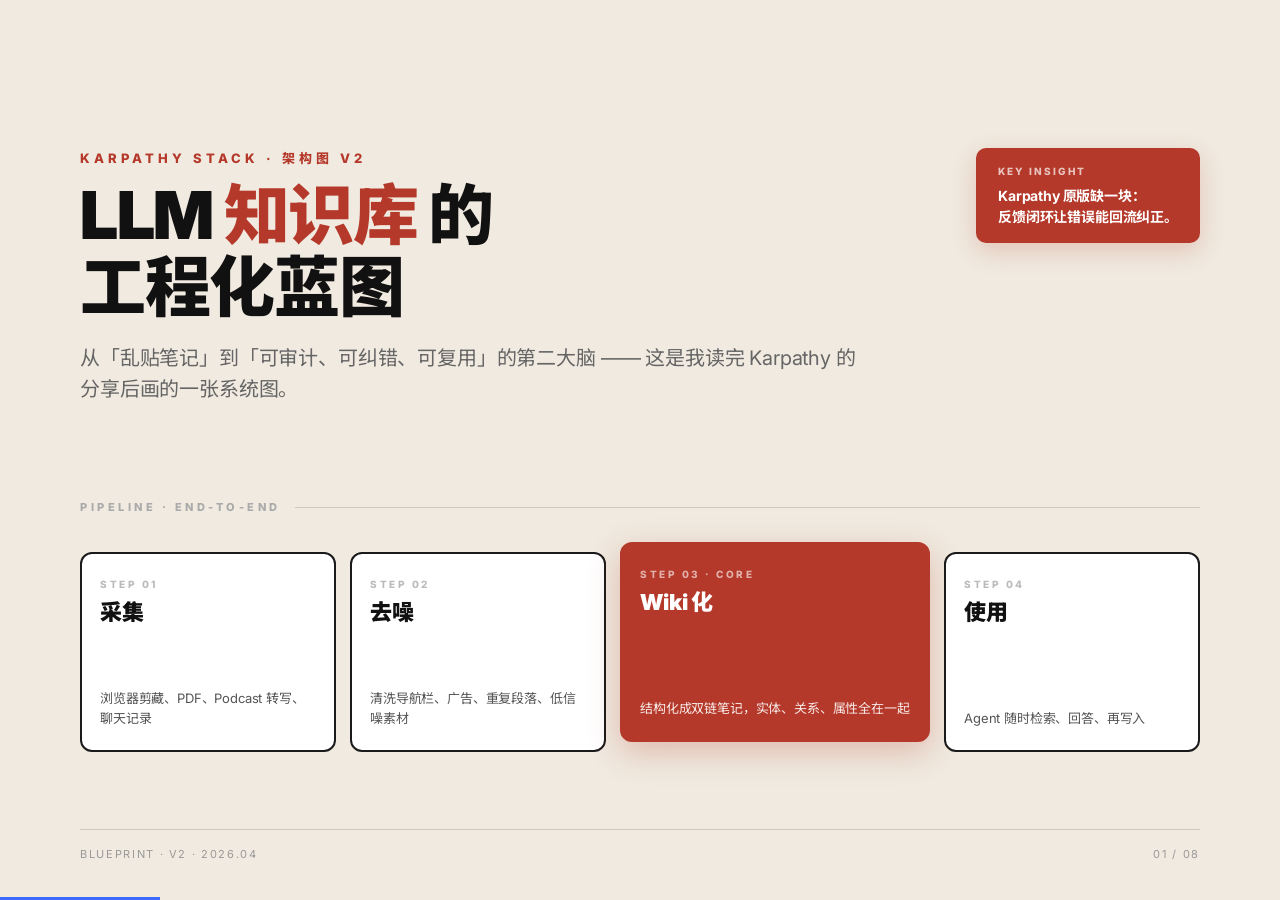
<file: plugins/felix-skills/skills/html-ppt/templates/full-decks/knowledge-arch-blueprint/index.html>
<!DOCTYPE html>
<html lang="zh-CN">
<head>
<meta charset="UTF-8">
<meta name="viewport" content="width=device-width, initial-scale=1">
<title>Knowledge Arch Blueprint</title>
<link rel="stylesheet" href="../../../assets/fonts.css">
<link rel="stylesheet" href="../../../assets/base.css">
<link rel="stylesheet" href="style.css">
</head>
<body class="tpl-knowledge-arch-blueprint">
<div class="deck">

  <!-- 1. COVER -->
  <section class="slide is-active">
    <div class="kb-grid-bg"></div>
    <div style="display:flex;justify-content:space-between;align-items:flex-start;gap:40px;margin-bottom:44px">
      <div>
        <div class="kb-kicker">Karpathy Stack · 架构图 v2</div>
        <h1 class="kb-h1">LLM <span class="rust">知识库</span> 的<br>工程化蓝图</h1>
        <p class="kb-sub">从「乱贴笔记」到「可审计、可纠错、可复用」的第二大脑 —— 这是我读完 Karpathy 的分享后画的一张系统图。</p>
      </div>
      <div class="kb-insight"><span class="kk">KEY INSIGHT</span>Karpathy 原版缺一块：<br>反馈闭环让错误能回流纠正。</div>
    </div>
    <div class="kb-section-label">Pipeline · End-to-end</div>
    <div class="kb-pipeline">
      <div class="kb-step"><div class="kb-step-num">STEP 01</div><div class="kb-step-title">采集</div><div class="kb-step-body">浏览器剪藏、PDF、Podcast 转写、聊天记录</div></div>
      <div class="kb-step"><div class="kb-step-num">STEP 02</div><div class="kb-step-title">去噪</div><div class="kb-step-body">清洗导航栏、广告、重复段落、低信噪素材</div></div>
      <div class="kb-step hero"><div class="kb-step-num">STEP 03 · CORE</div><div class="kb-step-title">Wiki 化</div><div class="kb-step-body">结构化成双链笔记，实体、关系、属性全在一起</div></div>
      <div class="kb-step"><div class="kb-step-num">STEP 04</div><div class="kb-step-title">使用</div><div class="kb-step-body">Agent 随时检索、回答、再写入</div></div>
    </div>
    <div class="kb-footer"><span>Blueprint · v2 · 2026.04</span><span>01 / 08</span></div>
  </section>

  <!-- 2. SECTION DIVIDER -->
  <section class="slide">
    <div class="kb-grid-bg"></div>
    <div style="margin:auto 0">
      <div class="kb-kicker">Chapter One</div>
      <h1 class="kb-h1" style="font-size:120px">为什么 <span class="rust">笔记</span><br>不够用了</h1>
      <p class="kb-sub" style="font-size:24px;margin-top:20px">当你的知识量超过记忆容量，<br>你需要的不是更多文件，而是一张<b>可导航的图</b>。</p>
    </div>
    <div class="kb-footer"><span>Section · Chapter 1</span><span>02 / 08</span></div>
  </section>

  <!-- 3. CONTENT 2-col -->
  <section class="slide">
    <div class="kb-grid-bg"></div>
    <div class="kb-kicker">Problem · Solution</div>
    <h1 class="kb-h1" style="font-size:48px">原版 vs <span class="rust">升级版</span></h1>
    <div class="kb-grid-2">
      <div class="kb-card">
        <div class="kb-kicker" style="color:#888">原版 Karpathy</div>
        <h4>一次性写入</h4>
        <p>采集 → 转写 → 存档，错了就错了。没有回路，没有修正机制，笔记越多越混乱。</p>
      </div>
      <div class="kb-card" style="background:var(--kb-rust-soft);border-color:var(--kb-rust)">
        <div class="kb-kicker">升级 v2</div>
        <h4>反馈闭环</h4>
        <p>AI 使用知识库时记录每次 miss / 幻觉 / 过期事实，自动回灌到源文件，让笔记会自我修正。</p>
      </div>
    </div>
    <div class="kb-legend">
      <div class="d"><span class="b"></span>普通节点</div>
      <div class="d"><span class="b rust"></span>核心节点 · 反馈回路入口</div>
      <div class="d">—— 数据流 &nbsp;&nbsp; ┈┈ 反馈回路</div>
    </div>
    <div class="kb-footer"><span>Content · Compare</span><span>03 / 08</span></div>
  </section>

  <!-- 4. CODE -->
  <section class="slide">
    <div class="kb-grid-bg"></div>
    <div class="kb-kicker">Implementation · Skill Manifest</div>
    <h1 class="kb-h1" style="font-size:48px">反馈回路 <span class="rust">怎么实现</span></h1>
    <p class="kb-sub">一个 100 行的 Agent Skill，把「AI 用得顺不顺」回写成 vault 的一条条修订记录。</p>
    <pre class="kb-codebox"><span class="cm"># skills/wiki-feedback/SKILL.md</span>
<span class="kw">name</span>: wiki-feedback
<span class="kw">trigger</span>: <span class="st">"after every retrieval"</span>

<span class="kw">on_hit</span>:     record(<span class="st">query, path, used=true</span>)
<span class="kw">on_miss</span>:    record(<span class="st">query, reason=</span><span class="hl">"not-in-vault"</span>)
<span class="kw">on_wrong</span>:   record(<span class="st">query, correction, path</span>)

<span class="kw">nightly</span>:
  - <span class="st">aggregate misses → suggest new notes</span>
  - <span class="st">aggregate wrongs → diff-patch old notes</span>
  - <span class="st">commit to git, open PR for human review</span></pre>
    <div class="kb-footer"><span>Content · Code</span><span>04 / 08</span></div>
  </section>

  <!-- 5. DIAGRAM - SVG feedback loop -->
  <section class="slide">
    <div class="kb-grid-bg"></div>
    <div class="kb-kicker">System Diagram</div>
    <h1 class="kb-h1" style="font-size:44px">反馈回路全貌</h1>
    <svg viewBox="0 0 1200 520" style="width:100%;max-width:1200px;margin-top:20px" xmlns="http://www.w3.org/2000/svg">
      <defs>
        <marker id="arrow" viewBox="0 0 10 10" refX="9" refY="5" markerWidth="7" markerHeight="7" orient="auto">
          <path d="M0,0 L10,5 L0,10 z" fill="#1a1a1a"/>
        </marker>
        <marker id="arrow-r" viewBox="0 0 10 10" refX="9" refY="5" markerWidth="7" markerHeight="7" orient="auto">
          <path d="M0,0 L10,5 L0,10 z" fill="#B5392A"/>
        </marker>
      </defs>
      <g font-family="Inter, sans-serif" font-size="16" font-weight="700">
        <!-- boxes -->
        <rect x="40" y="180" width="200" height="120" rx="10" fill="#fff" stroke="#1a1a1a" stroke-width="2"/>
        <text x="140" y="220" text-anchor="middle">Sources</text>
        <text x="140" y="250" text-anchor="middle" font-size="12" font-weight="400" fill="#666">web · pdf · chat</text>

        <rect x="300" y="180" width="200" height="120" rx="10" fill="#fff" stroke="#1a1a1a" stroke-width="2"/>
        <text x="400" y="220" text-anchor="middle">Clean + Split</text>
        <text x="400" y="250" text-anchor="middle" font-size="12" font-weight="400" fill="#666">defuddle / chunker</text>

        <rect x="560" y="160" width="220" height="160" rx="10" fill="#B5392A" stroke="#B5392A" stroke-width="2"/>
        <text x="670" y="210" text-anchor="middle" fill="#fff" font-size="20">Vault (Wiki)</text>
        <text x="670" y="240" text-anchor="middle" font-size="12" font-weight="400" fill="rgba(255,255,255,.8)">markdown · links</text>
        <text x="670" y="262" text-anchor="middle" font-size="12" font-weight="400" fill="rgba(255,255,255,.8)">bases · canvas</text>

        <rect x="840" y="180" width="200" height="120" rx="10" fill="#fff" stroke="#1a1a1a" stroke-width="2"/>
        <text x="940" y="220" text-anchor="middle">Agent Use</text>
        <text x="940" y="250" text-anchor="middle" font-size="12" font-weight="400" fill="#666">retrieve / answer</text>

        <!-- forward arrows -->
        <line x1="245" y1="240" x2="295" y2="240" stroke="#1a1a1a" stroke-width="2" marker-end="url(#arrow)"/>
        <line x1="505" y1="240" x2="555" y2="240" stroke="#1a1a1a" stroke-width="2" marker-end="url(#arrow)"/>
        <line x1="785" y1="240" x2="835" y2="240" stroke="#1a1a1a" stroke-width="2" marker-end="url(#arrow)"/>

        <!-- feedback dashed -->
        <path d="M 940 180 Q 940 80, 670 80 Q 400 80, 400 180" fill="none" stroke="#B5392A" stroke-width="2" stroke-dasharray="6 6" marker-end="url(#arrow-r)"/>
        <rect x="580" y="58" width="180" height="30" rx="6" fill="#F0EAE0" stroke="#B5392A" stroke-width="1"/>
        <text x="670" y="78" text-anchor="middle" fill="#B5392A" font-size="12">FEEDBACK · wrong / miss</text>

        <!-- bottom feedback to sources -->
        <path d="M 940 300 Q 940 420, 670 420 Q 140 420, 140 300" fill="none" stroke="#B5392A" stroke-width="2" stroke-dasharray="6 6" marker-end="url(#arrow-r)"/>
        <rect x="560" y="400" width="220" height="30" rx="6" fill="#F0EAE0" stroke="#B5392A" stroke-width="1"/>
        <text x="670" y="420" text-anchor="middle" fill="#B5392A" font-size="12">NIGHTLY · suggest new sources</text>
      </g>
    </svg>
    <div class="kb-footer"><span>Diagram · Feedback Loop</span><span>05 / 08</span></div>
  </section>

  <!-- 6. STATS -->
  <section class="slide">
    <div class="kb-grid-bg"></div>
    <div class="kb-kicker">After 6 Months</div>
    <h1 class="kb-h1" style="font-size:44px">升级版 <span class="rust">跑了半年</span> 的数据</h1>
    <div style="display:grid;grid-template-columns:1.3fr 1fr 1fr;gap:24px;margin-top:28px;align-items:center">
      <div style="text-align:center"><div class="kb-big-num">13</div><p style="font-size:14px;color:#666;margin-top:6px;letter-spacing:.1em;text-transform:uppercase">关键优化项 · 全部落地</p></div>
      <div class="kb-card"><h4 style="color:var(--kb-rust)">-62%</h4><p>幻觉率（相比无反馈回路版本）</p></div>
      <div class="kb-card"><h4 style="color:var(--kb-rust)">+4.1×</h4><p>单次检索命中率</p></div>
    </div>
    <div class="kb-grid-2" style="margin-top:18px">
      <div class="kb-card"><h4>自动修订 227 条</h4><p>其中 189 条被人工批准合并，38 条被拒绝（数据已归档）。</p></div>
      <div class="kb-card"><h4>新增笔记 412 篇</h4><p>从 miss 日志聚类而来，每篇都有来源追溯。</p></div>
    </div>
    <div class="kb-footer"><span>Content · Stats</span><span>06 / 08</span></div>
  </section>

  <!-- 7. CTA -->
  <section class="slide">
    <div class="kb-grid-bg"></div>
    <div class="kb-kicker">Next Step</div>
    <h1 class="kb-h1" style="font-size:60px">开始你的 <span class="rust">Wiki v2</span></h1>
    <p class="kb-sub">不用重写所有笔记。先接一条回路，让 AI 的每次使用都在「改好」你的 vault。</p>
    <div class="kb-pipeline">
      <div class="kb-step"><div class="kb-step-num">TONIGHT</div><div class="kb-step-title">装 Skill</div><div class="kb-step-body">pnpm i -g @lewis/wiki-feedback</div></div>
      <div class="kb-step"><div class="kb-step-num">DAY 2</div><div class="kb-step-title">跑 7 天</div><div class="kb-step-body">观察 miss log 自动累积</div></div>
      <div class="kb-step hero"><div class="kb-step-num">DAY 8 · CORE</div><div class="kb-step-title">第一次审 PR</div><div class="kb-step-body">花 15 分钟 review 自动生成的修订</div></div>
      <div class="kb-step"><div class="kb-step-num">MONTH 1</div><div class="kb-step-title">开始信它</div><div class="kb-step-body">你的 vault 会变成活的</div></div>
    </div>
    <div class="kb-footer"><span>CTA</span><span>07 / 08</span></div>
  </section>

  <!-- 8. THANKS -->
  <section class="slide">
    <div class="kb-grid-bg"></div>
    <div style="margin:auto 0;text-align:center">
      <div class="kb-kicker">END · blueprint v2</div>
      <h1 class="kb-h1" style="font-size:140px;margin-top:24px">谢谢 <span class="rust">·</span> thanks</h1>
      <p class="kb-sub" style="margin:0 auto;font-size:22px">图纸、Skill、笔记模板都在 <b>github.com/lewis/karpathy-wiki-v2</b></p>
    </div>
    <div class="kb-footer"><span>End of deck</span><span>08 / 08</span></div>
  </section>

</div>
<script src="../../../assets/runtime.js"></script>
</body>
</html>
</file>
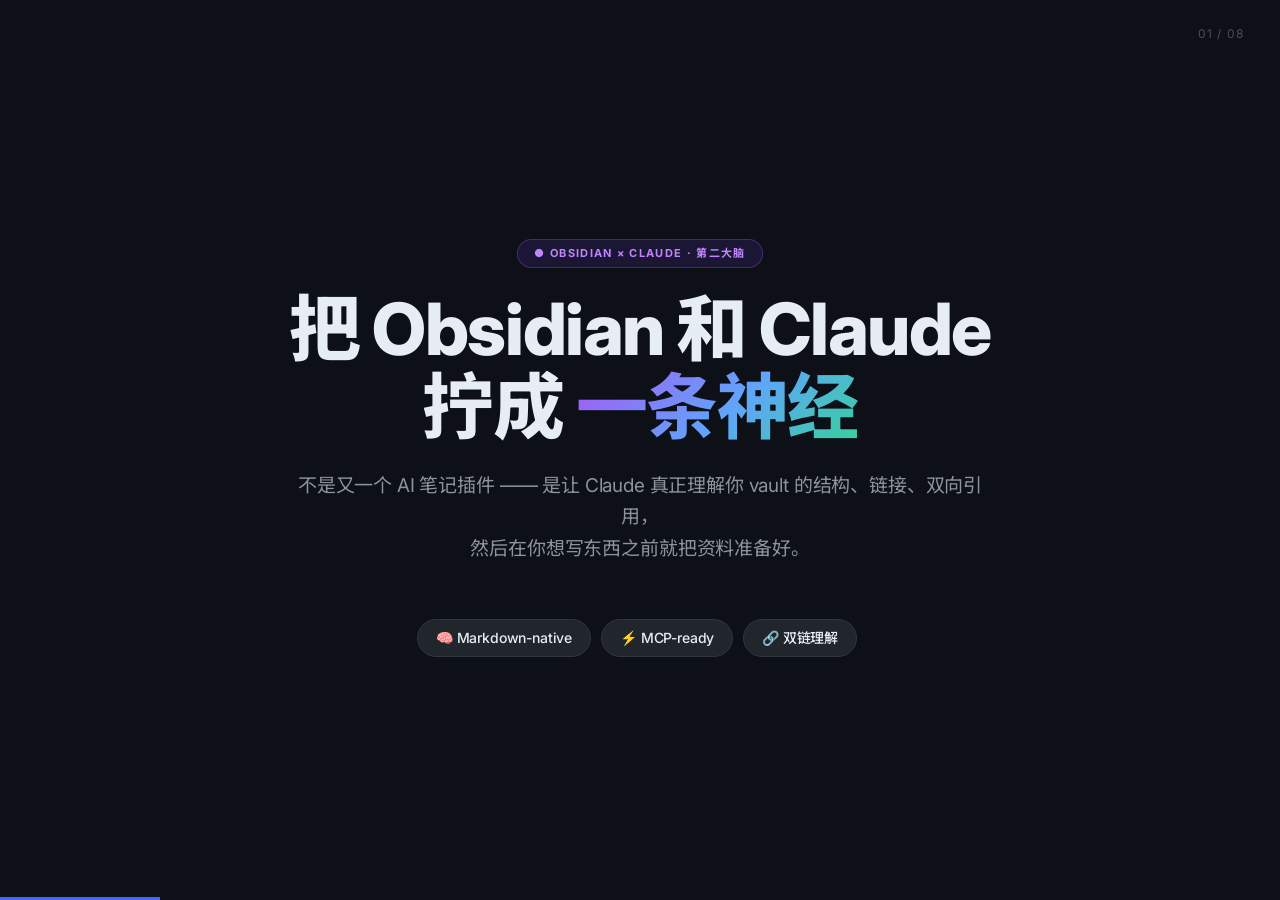
<file: plugins/felix-skills/skills/html-ppt/templates/full-decks/obsidian-claude-gradient/index.html>
<!DOCTYPE html>
<html lang="zh-CN">
<head>
<meta charset="UTF-8">
<meta name="viewport" content="width=device-width, initial-scale=1">
<title>Obsidian × Claude Gradient</title>
<link rel="stylesheet" href="../../../assets/fonts.css">
<link rel="stylesheet" href="../../../assets/base.css">
<link rel="stylesheet" href="style.css">
</head>
<body class="tpl-obsidian-claude-gradient">
<div class="deck">

  <!-- 1. COVER -->
  <section class="slide is-active">
    <div class="oc-cbg"></div>
    <div class="oc-cgrid"></div>
    <div class="oc-snum">01 / 08</div>
    <div class="oc-tag">● OBSIDIAN × CLAUDE · 第二大脑</div>
    <h1 class="oc-h1">把 Obsidian 和 Claude<br>拧成 <span class="oc-g">一条神经</span></h1>
    <p class="oc-sub">不是又一个 AI 笔记插件 —— 是让 Claude 真正理解你 vault 的结构、链接、双向引用，<br>然后在你想写东西之前就把资料准备好。</p>
    <div style="margin-top:32px">
      <span class="oc-pill">🧠 Markdown-native</span>
      <span class="oc-pill">⚡ MCP-ready</span>
      <span class="oc-pill">🔗 双链理解</span>
    </div>
  </section>

  <!-- 2. SECTION -->
  <section class="slide">
    <div class="oc-cbg"></div>
    <div class="oc-cgrid"></div>
    <div class="oc-snum">02 / 08</div>
    <div class="oc-tag">● CHAPTER 01</div>
    <h1 class="oc-h1" style="font-size:110px">Why <span class="oc-g">not</span> Notion?</h1>
    <p class="oc-sub">当你的知识多到会互相引用时，<br>「文件夹」就不够了，「数据库」也不是答案。</p>
  </section>

  <!-- 3. CONTENT — compare cards -->
  <section class="slide">
    <div class="oc-cbg"></div>
    <div class="oc-cgrid"></div>
    <div class="oc-snum">03 / 08</div>
    <div class="oc-tag">● COMPARE</div>
    <h2 class="oc-h2">Notion vs <span class="oc-g">Obsidian</span> · 对 AI 友好度</h2>
    <div class="oc-grid-2">
      <div class="oc-card">
        <span class="oc-badge oc-bb">NOTION</span>
        <h4 style="font-size:20px;margin-bottom:10px">数据库原生</h4>
        <p style="color:var(--oc-dim);font-size:14px;line-height:1.65">适合结构化任务、团队协作，但是——<br>• AI 要走 API，拿不到实时全文<br>• 嵌套块结构复杂，token 成本高<br>• 本地化差，没法当长期记忆</p>
      </div>
      <div class="oc-card" style="border-color:rgba(168,85,247,.35);background:rgba(124,58,237,.05)">
        <span class="oc-badge oc-bp">OBSIDIAN</span>
        <h4 style="font-size:20px;margin-bottom:10px">纯 Markdown + 双链</h4>
        <p style="color:var(--oc-dim);font-size:14px;line-height:1.65">对 AI 天生友好 ——<br>• 所有东西就是文件，Claude 直接读<br>• 双链 = 天然 graph，抽实体几乎零成本<br>• 离线、可 git、可 diff、可回滚</p>
      </div>
    </div>
    <div class="oc-hl" style="margin-top:26px">💡 <b>关键洞察：</b>AI 不需要「更聪明的数据库」，它需要「能被它自己读懂的文件系统」。</div>
  </section>

  <!-- 4. STEPS -->
  <section class="slide">
    <div class="oc-cbg"></div>
    <div class="oc-cgrid"></div>
    <div class="oc-snum">04 / 08</div>
    <div class="oc-tag">● SETUP · 4 STEPS</div>
    <h2 class="oc-h2">从 0 到第一次「AI 写笔记」</h2>
    <div class="oc-steps">
      <div class="oc-step"><div class="oc-sn">1</div><div class="oc-sc"><h4>装 Obsidian + 开 Local REST API 插件</h4><p>社区插件，一个勾就开。它让外部进程能 read/write 你的 vault。</p></div></div>
      <div class="oc-step"><div class="oc-sn">2</div><div class="oc-sc"><h4>接 Claude Desktop + obsidian-mcp server</h4><p>MCP 一个配置文件就能接，token 填 vault 的 api key。</p></div></div>
      <div class="oc-step"><div class="oc-sn">3</div><div class="oc-sc"><h4>装 5 个 obsidian-skills</h4><p>markdown / bases / canvas / cli / defuddle —— 让 Claude 知道怎么正确使用 Obsidian。</p></div></div>
      <div class="oc-step"><div class="oc-sn">4</div><div class="oc-sc"><h4>让 Claude 自己整理一次</h4><p>「帮我把最近 10 篇笔记里的重复概念合并，生成一张新的 MOC」—— 90 秒出结果。</p></div></div>
    </div>
  </section>

  <!-- 5. CODE -->
  <section class="slide">
    <div class="oc-cbg"></div>
    <div class="oc-cgrid"></div>
    <div class="oc-snum">05 / 08</div>
    <div class="oc-tag">● MCP CONFIG</div>
    <h2 class="oc-h2">claude_desktop_config.json</h2>
    <pre class="oc-code"><span class="cm">// ~/Library/Application Support/Claude/claude_desktop_config.json</span>
{
  <span class="cc">"mcpServers"</span>: {
    <span class="cc">"obsidian"</span>: {
      <span class="cc">"command"</span>: <span class="cs">"npx"</span>,
      <span class="cc">"args"</span>: [<span class="cs">"-y"</span>, <span class="cs">"@modelcontextprotocol/server-obsidian"</span>],
      <span class="cc">"env"</span>: {
        <span class="cc">"OBSIDIAN_API_KEY"</span>: <span class="cs">"xxxxxxxxxxxxxxxx"</span>,
        <span class="cc">"OBSIDIAN_HOST"</span>: <span class="cs">"http://127.0.0.1:27123"</span>
      }
    }
  }
}</pre>
    <p class="oc-sub" style="margin-top:18px">重启 Claude Desktop，输入 <b style="color:var(--oc-accent3)">/mcp</b>，你会看到 obsidian 已连。</p>
  </section>

  <!-- 6. STATS -->
  <section class="slide">
    <div class="oc-cbg"></div>
    <div class="oc-cgrid"></div>
    <div class="oc-snum">06 / 08</div>
    <div class="oc-tag">● 3 MONTHS IN</div>
    <h2 class="oc-h2">跑了 90 天，我的 <span class="oc-g">vault 数据</span></h2>
    <div class="oc-grid-3" style="margin-top:28px">
      <div class="oc-card" style="text-align:center"><div class="oc-big oc-g" style="font-size:80px">1,842</div><p style="color:var(--oc-dim);margin-top:8px;font-size:13px">notes in vault</p></div>
      <div class="oc-card" style="text-align:center"><div class="oc-big oc-g" style="font-size:80px">6.3k</div><p style="color:var(--oc-dim);margin-top:8px;font-size:13px">backlinks (由 AI 自动补)</p></div>
      <div class="oc-card" style="text-align:center"><div class="oc-big oc-g" style="font-size:80px">-74%</div><p style="color:var(--oc-dim);margin-top:8px;font-size:13px">找资料平均耗时</p></div>
    </div>
    <div class="oc-hl" style="margin-top:26px">最大收益不是「AI 帮我写」，而是「AI 帮我把旧笔记重新连起来」—— 每周 30 分钟，vault 就会主动生长。</div>
  </section>

  <!-- 7. QUOTE / CTA -->
  <section class="slide">
    <div class="oc-cbg"></div>
    <div class="oc-cgrid"></div>
    <div class="oc-snum">07 / 08</div>
    <div class="oc-tag">● CTA · 今晚可以做</div>
    <div class="oc-quote">
      <blockquote>不要再找「AI 笔记应用」了。<br>你要的是一个 <span class="oc-g">文件夹 + 一条神经</span>。</blockquote>
      <div class="attr">— 我自己，用了 90 天后</div>
    </div>
    <div style="margin-top:36px">
      <span class="oc-pill">⬇ obsidian.md</span>
      <span class="oc-pill">⬇ Claude Desktop</span>
      <span class="oc-pill">⬇ obsidian-mcp</span>
      <span class="oc-pill">⬇ obsidian-skills × 5</span>
    </div>
  </section>

  <!-- 8. THANKS -->
  <section class="slide">
    <div class="oc-cbg"></div>
    <div class="oc-cgrid"></div>
    <div class="oc-snum">08 / 08</div>
    <div class="oc-big oc-g">Thanks.</div>
    <p class="oc-sub" style="margin-top:26px">配置模板、skill manifest、我的 vault 结构图都在 <b style="color:var(--oc-accent3)">github.com/lewis/obsidian-claude</b></p>
  </section>

</div>
<script src="../../../assets/runtime.js"></script>
</body>
</html>
</file>
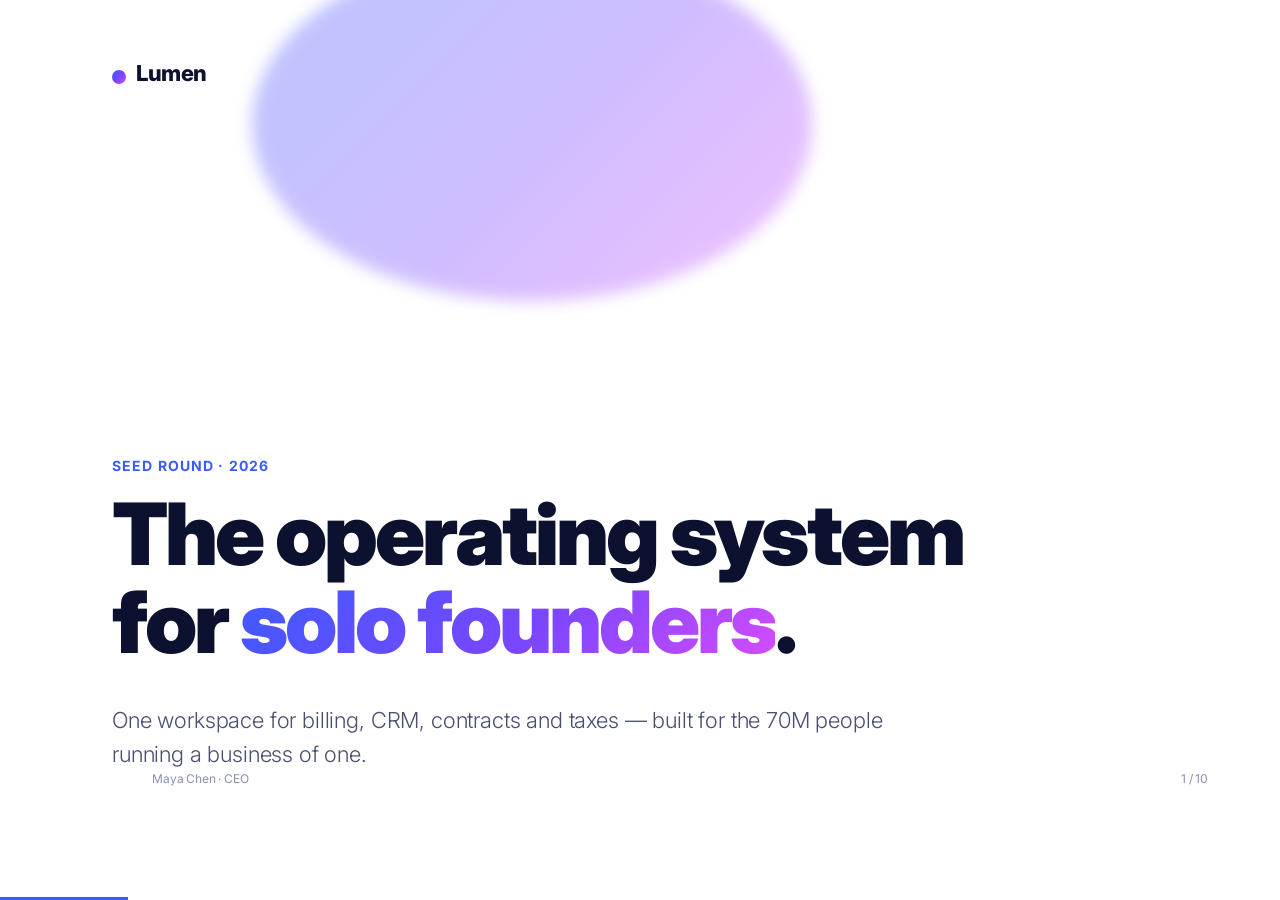
<file: plugins/felix-skills/skills/html-ppt/templates/full-decks/pitch-deck/index.html>
<!DOCTYPE html>
<html lang="en">
<head>
<meta charset="utf-8"><meta name="viewport" content="width=device-width,initial-scale=1">
<title>Lumen · Pitch Deck</title>
<link rel="stylesheet" href="../../../assets/fonts.css">
<link rel="stylesheet" href="../../../assets/base.css">
<link rel="stylesheet" href="../../../assets/animations/animations.css">
<link rel="stylesheet" href="style.css">
</head>
<body class="tpl-pitch-deck">
<div class="deck">

  <!-- 1. Cover -->
  <section class="slide" data-title="Cover">
    <div class="cover-bg"></div>
    <div class="cover-blob"></div>
    <div style="position:absolute;top:56px;left:112px"><span class="brand-dot"></span><span class="brand">Lumen</span></div>
    <p class="kicker">Seed round · 2026</p>
    <h1 class="h1 anim-fade-up" data-anim="fade-up">The operating system<br>for <span class="gradient-text">solo founders</span>.</h1>
    <p class="lede mt-m">One workspace for billing, CRM, contracts and taxes — built for the 70M people running a business of one.</p>
    <div class="deck-footer"><span>Maya Chen · CEO</span><span class="slide-number" data-current="1" data-total="10"></span></div>
  </section>

  <!-- 2. Problem -->
  <section class="slide" data-title="Problem">
    <span class="section-num">01</span>
    <p class="num-tag">PROBLEM</p>
    <h2 class="h2 mt-s">Solo founders duct-tape<br>7+ tools to stay alive.</h2>
    <div class="grid g3 mt-l">
      <div class="card"><h4>Fragmentation</h4><p class="dim">Stripe, QuickBooks, HubSpot, DocuSign, Notion, Gusto, a spreadsheet. Nothing talks.</p></div>
      <div class="card"><h4>$480/mo wasted</h4><p class="dim">Average solo founder pays for 9 SaaS seats they only half-use.</p></div>
      <div class="card"><h4>14 hrs / week lost</h4><p class="dim">Copy-pasting between tools instead of selling.</p></div>
    </div>
  </section>

  <!-- 3. Solution -->
  <section class="slide" data-title="Solution">
    <span class="section-num">02</span>
    <p class="num-tag">SOLUTION</p>
    <h2 class="h2 mt-s">Lumen is <span class="gradient-text">one spine</span><br>for the business of one.</h2>
    <p class="lede mt-m">Invoice a client → the payment lands → the tax is reserved → the contract is filed → your dashboard updates. In one app. Without plumbing.</p>
    <div class="row mt-l">
      <span class="pill pill-accent">Billing</span>
      <span class="pill pill-accent">CRM</span>
      <span class="pill pill-accent">Contracts</span>
      <span class="pill pill-accent">Taxes</span>
      <span class="pill pill-accent">Banking</span>
    </div>
  </section>

  <!-- 4. Product -->
  <section class="slide" data-title="Product">
    <span class="section-num">03</span>
    <p class="num-tag">PRODUCT</p>
    <h2 class="h2 mt-s">Built around "jobs to be done".</h2>
    <div class="grid g2 mt-l">
      <div class="card card-hover"><h4>Get paid</h4><p class="dim">Invoices, subscriptions and Stripe/Wise payouts with a single click. ACH, card, wire, crypto.</p></div>
      <div class="card card-hover"><h4>Stay legal</h4><p class="dim">E-sign contracts from templates. Auto-file 1099s and quarterly estimates.</p></div>
      <div class="card card-hover"><h4>Sell smarter</h4><p class="dim">Lead inbox, pipeline, email sequences. No separate CRM.</p></div>
      <div class="card card-hover"><h4>See the business</h4><p class="dim">Live P&amp;L, runway, top customers, churn. One dashboard, zero spreadsheets.</p></div>
    </div>
  </section>

  <!-- 5. Market -->
  <section class="slide" data-title="Market">
    <span class="section-num">04</span>
    <p class="num-tag">MARKET</p>
    <h2 class="h2 mt-s">A very big small business.</h2>
    <div class="grid g3 mt-l">
      <div class="metric"><div class="n">73M</div><div class="l">solo businesses in the US + EU</div></div>
      <div class="metric"><div class="n">$186B</div><div class="l">TAM · horizontal SaaS spend</div></div>
      <div class="metric"><div class="n">9.4%</div><div class="l">CAGR through 2030</div></div>
    </div>
    <p class="lede mt-l">Creators, consultants, indie devs, coaches, freelancers — the fastest-growing segment of the workforce, and the most under-served by tooling.</p>
  </section>

  <!-- 6. Business model -->
  <section class="slide" data-title="Business Model">
    <span class="section-num">05</span>
    <p class="num-tag">BUSINESS MODEL</p>
    <h2 class="h2 mt-s">Flat SaaS + payment rake.</h2>
    <div class="grid g3 mt-l">
      <div class="card"><h4>Starter</h4><div class="metric mt-s"><div class="n" style="font-size:56px">$29</div><div class="l">/ month · core billing + CRM</div></div></div>
      <div class="card card-accent"><h4>Pro</h4><div class="metric mt-s"><div class="n" style="font-size:56px">$79</div><div class="l">/ month · contracts, taxes, banking</div></div></div>
      <div class="card"><h4>+ Payments</h4><div class="metric mt-s"><div class="n" style="font-size:56px">0.4%</div><div class="l">interchange rake on processed volume</div></div></div>
    </div>
    <p class="dim mt-l">Blended LTV $1,920 · CAC payback 5 months at current funnel.</p>
  </section>

  <!-- 7. Traction -->
  <section class="slide" data-title="Traction">
    <span class="section-num">06</span>
    <p class="num-tag">TRACTION</p>
    <h2 class="h2 mt-s">6 months, growing 38% MoM.</h2>
    <div class="traction-bar mt-l">
      <div class="bar" style="height:18%"><em>$6k</em><span>Oct</span></div>
      <div class="bar" style="height:30%"><em>$11k</em><span>Nov</span></div>
      <div class="bar" style="height:44%"><em>$17k</em><span>Dec</span></div>
      <div class="bar" style="height:62%"><em>$26k</em><span>Jan</span></div>
      <div class="bar" style="height:82%"><em>$38k</em><span>Feb</span></div>
      <div class="bar" style="height:100%"><em>$54k</em><span>Mar</span></div>
    </div>
    <p class="dim mt-l" style="margin-top:48px">2,140 paying customers · NPS 72 · Net retention 118%</p>
  </section>

  <!-- 8. Team -->
  <section class="slide" data-title="Team">
    <span class="section-num">07</span>
    <p class="num-tag">TEAM</p>
    <h2 class="h2 mt-s">Shipped at scale before.</h2>
    <div class="grid g3 mt-l">
      <div class="card team-card"><div class="avatar">MC</div><h4>Maya Chen</h4><p class="dim">CEO · ex-Stripe billing lead. 8 yrs in payments.</p></div>
      <div class="card team-card"><div class="avatar">RP</div><h4>Raj Patel</h4><p class="dim">CTO · ex-Linear. Built multiplayer sync at 10M users.</p></div>
      <div class="card team-card"><div class="avatar">EK</div><h4>Elena Kim</h4><p class="dim">Head of Design · ex-Notion. Shipped the mobile relaunch.</p></div>
    </div>
  </section>

  <!-- 9. Ask -->
  <section class="slide" data-title="The Ask">
    <p class="num-tag">THE ASK</p>
    <div class="ask-box mt-m">
      <h2 class="h2">Raising $4.5M seed.</h2>
      <p class="lede" style="color:rgba(255,255,255,.9);max-width:60ch">18 months of runway to reach $3M ARR. 40% engineering, 35% growth, 15% compliance/banking licenses, 10% runway buffer.</p>
      <div class="row mt-l" style="gap:40px">
        <div><div style="font-size:44px;font-weight:900">$4.5M</div><div class="dim">SAFE · post-money cap $28M</div></div>
        <div><div style="font-size:44px;font-weight:900">18 mo</div><div class="dim">runway to Series A</div></div>
        <div><div style="font-size:44px;font-weight:900">$3M</div><div class="dim">ARR target by close</div></div>
      </div>
    </div>
  </section>

  <!-- 10. Thanks -->
  <section class="slide center tc" data-title="Thanks">
    <div class="cover-bg"></div>
    <div>
      <div class="mega">Thanks.</div>
      <p class="mega-sub">maya@lumen.app · lumen.app/investors</p>
      <div class="row mt-l" style="justify-content:center;gap:24px">
        <span class="pill pill-accent">Let's talk</span>
        <span class="pill">Deck v4.2 · Apr 2026</span>
      </div>
    </div>
  </section>

</div>
<script src="../../../assets/runtime.js"></script>
</body></html>
</file>
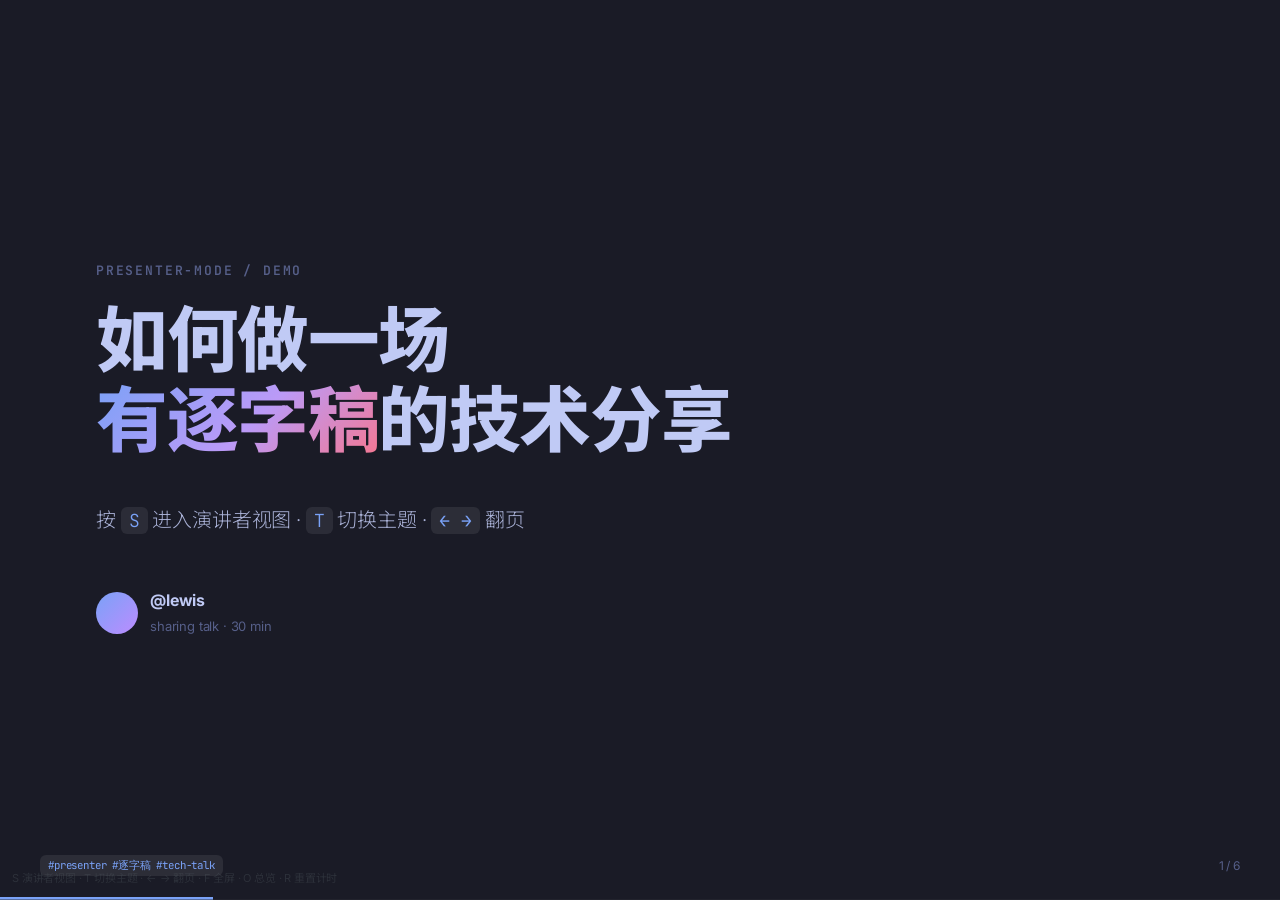
<file: plugins/felix-skills/skills/html-ppt/templates/full-decks/presenter-mode-reveal/index.html>
<!DOCTYPE html>
<html lang="zh-CN" data-themes="tokyo-night,dracula,catppuccin-mocha,nord,corporate-clean">
<head>
<meta charset="utf-8">
<meta name="viewport" content="width=device-width,initial-scale=1">
<title>演讲者模式示例 · Presenter Mode Deck</title>
<link rel="stylesheet" href="../../../assets/fonts.css">
<link rel="stylesheet" href="../../../assets/base.css">
<link rel="stylesheet" id="theme-link" href="../../../assets/themes/tokyo-night.css">
<link rel="stylesheet" href="../../../assets/animations/animations.css">
<link rel="stylesheet" href="style.css">
</head>
<body class="tpl-presenter-mode-reveal">
<div class="deck">

  <!-- ============ 1. COVER ============ -->
  <section class="slide" data-title="Cover">
    <p class="kicker">presenter-mode / demo</p>
    <h1 class="h1 anim-fade-up" data-anim="fade-up">如何做一场<br><span style="background:var(--grad);-webkit-background-clip:text;background-clip:text;color:transparent">有逐字稿</span>的技术分享</h1>
    <p class="lede mt-m">按 <span class="mono">S</span> 进入演讲者视图 · <span class="mono">T</span> 切换主题 · <span class="mono">← →</span> 翻页</p>
    <div class="speaker">
      <div class="av"></div>
      <div><b>@lewis</b><span>sharing talk · 30 min</span></div>
    </div>
    <div class="deck-footer">
      <span class="mono">#presenter #逐字稿 #tech-talk</span>
      <span class="slide-number" data-current="1" data-total="6"></span>
    </div>
    <aside class="notes">
      <p>大家好，欢迎来到今天的技术分享。我是 lewis，今天想跟大家聊一个很多人忽略但其实非常影响演讲效果的话题——<strong>如何让一场技术分享既有深度，又讲得不卡壳</strong>。</p>
      <p>在正式开始之前，先跟大家介绍一下这份 deck 本身：这是一个支持<em>演讲者模式</em>的 HTML 幻灯片模板。现在你们看到的是观众视图，但我自己的屏幕上看到的是完全不一样的东西——当前页、下一页、完整逐字稿、计时器，全在一块屏幕上。</p>
      <p>为什么我要专门做这个？因为我发现自己做技术分享时最大的痛点不是 PPT 不够好看，而是<strong>讲到某一页突然不知道该说什么，或者忘了过渡怎么接</strong>。今天这份分享既是内容本身，也是个演示——我会一直开着演讲者模式讲，你们可以观察我讲得有多流畅。</p>
      <p>今天分享大概 30 分钟，分 5 个部分。有问题随时打断。Let's go.</p>
    </aside>
  </section>

  <!-- ============ 2. AGENDA ============ -->
  <section class="slide" data-title="Agenda">
    <p class="kicker">agenda</p>
    <h2 class="h2">今天要讲的 5 件事</h2>
    <div class="stack mt-l">
      <div class="agenda-row"><span class="num">01</span><span class="t">为什么 PPT 本身做得好还不够</span><span class="d">~5min</span></div>
      <div class="agenda-row"><span class="num">02</span><span class="t">演讲者模式到底该有哪些信息</span><span class="d">~6min</span></div>
      <div class="agenda-row"><span class="num">03</span><span class="t">逐字稿怎么写才不像念稿</span><span class="d">~8min</span></div>
      <div class="agenda-row"><span class="num">04</span><span class="t">Live demo · html-ppt skill 怎么用</span><span class="d">~8min</span></div>
      <div class="agenda-row"><span class="num">05</span><span class="t">Takeaways + Q&amp;A</span><span class="d">~3min</span></div>
    </div>
    <aside class="notes">
      <p>先过一下今天的议程。</p>
      <p>第一部分我想先说服你们<strong>"PPT 做得漂亮≠讲得好"</strong>。我见过太多很精致的 deck，但讲的人一上去就开始 "嗯…这个…就是…"。</p>
      <p>第二部分聊演讲者视图。业界的产品其实差别蛮大的，Keynote、PowerPoint、reveal.js 都有各自的方案，但真正好用的设计逻辑是什么，我会给出我的答案。</p>
      <p>第三部分是今天的<em>核心</em>——逐字稿。很多人以为逐字稿就是把要说的话一字不差写下来，错。逐字稿的目的是让你<strong>"看一眼就接得上"</strong>，写法完全不一样。</p>
      <p>第四部分会现场 demo 我自己用的 html-ppt skill，展示如何 30 分钟出一份带逐字稿的 deck。</p>
      <p>最后收尾 + 答疑。</p>
      <p>OK，进入第一部分。</p>
    </aside>
  </section>

  <!-- ============ 3. PROBLEM ============ -->
  <section class="slide" data-title="Problem">
    <p class="kicker">// part 01 · problem</p>
    <h2 class="h2">做 PPT 和讲 PPT，<br>是<span class="accent">两件事</span>。</h2>
    <div class="grid g3 mt-l">
      <div class="card card-accent">
        <h4>✅ PPT 做得好</h4>
        <p class="dim">主题统一、排版干净、图表清晰、动效克制。这些是"静态作品"的质量。</p>
      </div>
      <div class="card card-accent">
        <h4>❌ 讲得好</h4>
        <p class="dim">逻辑连贯、语速稳定、不 "嗯啊"、能接住问题、能当场调整节奏。</p>
      </div>
      <div class="card card-accent">
        <h4>💡 差别在哪</h4>
        <p class="dim">前者是<strong>纸上功夫</strong>，后者需要你<strong>"看一眼幻灯片就知道下句话说什么"</strong>。</p>
      </div>
    </div>
    <aside class="notes">
      <p>我先抛一个可能有争议的观点——<strong>做 PPT 和讲 PPT 是两件完全不同的事</strong>。</p>
      <p>大家看左边这张卡片，"PPT 做得好" 意味着什么？主题统一、排版干净、图表清晰、动效克制——这些都是<em>静态作品</em>的质量标准，可以离线评判。</p>
      <p>但中间这张卡片就不一样了："讲得好" 意味着逻辑连贯、语速稳定、不卡壳、能接住提问、能根据现场反应调整节奏——这些是<strong>临场能力</strong>，跟 PPT 好不好看基本没关系。</p>
      <p>最关键的是右边这句话——讲得好的人，本质上是"<strong>看一眼幻灯片就知道下句话说什么</strong>"。这个能力靠什么？不是背稿，也不是即兴发挥，而是靠<em>合理设计的提词器系统</em>。</p>
      <p>今天接下来 25 分钟，我就是围绕这个核心问题展开的。</p>
    </aside>
  </section>

  <!-- ============ 4. SOLUTION ============ -->
  <section class="slide" data-title="Presenter View">
    <p class="kicker">// part 02 · presenter view</p>
    <h2 class="h2">演讲者视图应该有<span class="accent">四块信息</span></h2>
    <div class="grid g2 mt-l">
      <div>
        <div class="feature-row"><span class="num blue">①</span><div><b>当前页大图</b><p class="dim">占视图一半以上，保证你能扫一眼就知道观众现在看到什么。</p></div></div>
        <div class="feature-row"><span class="num green">②</span><div><b>下一页预览</b><p class="dim">帮你提前准备过渡句，避免"下一页我忘了讲什么了"。</p></div></div>
      </div>
      <div>
        <div class="feature-row"><span class="num orange">③</span><div><b>逐字稿区域</b><p class="dim">大字号、高对比度、支持滚动，这才是演讲者真正在看的东西。</p></div></div>
        <div class="feature-row"><span class="num purple">④</span><div><b>计时器 + 页码</b><p class="dim">知道自己讲了多久、还剩几页，节奏全凭这个。</p></div></div>
      </div>
    </div>
    <aside class="notes">
      <p>演讲者模式应该给你四块信息。我按重要性排序。</p>
      <p>第一块，<strong>当前页大图</strong>。这个必须占据视图一半以上空间，因为它是你跟观众的"同步锚"——观众看到什么，你脑子里也得是什么。</p>
      <p>第二块，<strong>下一页预览</strong>。这个很多人不理解为什么要放，我解释一下：演讲最卡的瞬间不是讲某一页，而是<em>翻到下一页的那 2 秒</em>。如果你提前看到下一页长什么样，过渡句自然就有了。</p>
      <p>第三块，<strong>逐字稿区域</strong>——这是今天的重点，下一部分我会专门讲。这里先说一个硬性要求：字号必须大、对比度必须高、必须能滚动。因为你讲的时候<em>只有余光瞄一下</em>，字小了根本来不及读。</p>
      <p>第四块，<strong>计时器和页码</strong>。知道自己讲了多久、还剩几页——节奏感全靠它。Keynote 做得最好，reveal.js 默认不够清楚。</p>
      <p>这四块缺一不可。今天这个 deck 我把这四块都做出来了，按 S 大家可以试试。</p>
    </aside>
  </section>

  <!-- ============ 5. SCRIPT ============ -->
  <section class="slide" data-title="Script">
    <p class="kicker">// part 03 · script</p>
    <h2 class="h2">逐字稿的<span class="accent">3 条铁律</span></h2>
    <div class="stack mt-l">
      <div class="rule-row">
        <span class="num red">01</span>
        <div>
          <b>不是一字不差的讲稿，是<span class="accent">"提示信号"</span></b>
          <p class="dim">把要讲的核心点加粗，把过渡句单独成段，把数据和名字列清楚——<em>让你看一眼就接得上</em>。</p>
        </div>
      </div>
      <div class="rule-row">
        <span class="num red">02</span>
        <div>
          <b>每页 <span class="accent">150–300 字</span>，不多不少</b>
          <p class="dim">少于 150 字提示不够，多于 300 字你没时间读。按 2–3 分钟/页的节奏控制。</p>
        </div>
      </div>
      <div class="rule-row">
        <span class="num red">03</span>
        <div>
          <b>用<span class="accent">口语</span>写，不用书面语</b>
          <p class="dim">"因此" → "所以"；"该方案" → "这个方案"。写的时候读一遍，听起来像说话才对。</p>
        </div>
      </div>
    </div>
    <aside class="notes">
      <p>进入最核心的一部分——逐字稿怎么写。我总结了 3 条铁律。</p>
      <p><strong>第一条，逐字稿不是讲稿</strong>。很多人一听"逐字稿"就以为要把每句话一字不差写下来。错。如果你照着稿念，观众会立刻看出来，信任感瞬间崩塌。</p>
      <p>逐字稿的真实作用是<em>"提示信号"</em>——把核心要点加粗，把过渡句单独成段，把数据和专有名词列清楚。这样你讲的时候<strong>瞄一眼就能接得上</strong>，但说出来的还是你自己的话。</p>
      <p><strong>第二条，每页控制在 150 到 300 字</strong>。这个是我做了十几场分享摸出来的经验值。少于 150 字提示不够，讲到一半卡住；多于 300 字你根本来不及扫完。按一页讲 2 到 3 分钟算，这个字数刚好。</p>
      <p><strong>第三条，用口语写</strong>。这条最多人栽跟头。你写"因此"，讲出来会变成"所以"；你写"该方案"，讲出来会变成"这个方案"。<em>写的时候读一遍</em>，不拗口才对。</p>
      <p>这三条配合起来，你会发现讲 PPT 突然变成了一件很舒服的事。</p>
    </aside>
  </section>

  <!-- ============ 6. DEMO + CLOSING ============ -->
  <section class="slide" data-title="Demo & Close">
    <p class="kicker">// part 04-05 · demo + close</p>
    <h2 class="h2">现在<span class="accent">你也能做到</span></h2>
    <div class="code-block mt-m">
<span class="comment"># 安装 html-ppt skill</span>
<span class="cmd">npx</span> skills add <span class="flag">https://github.com/lewislulu/html-ppt-skill</span>

<span class="comment"># 复制演讲者模式模板</span>
<span class="cmd">cp -r</span> templates/full-decks/presenter-mode-reveal examples/my-talk
<span class="cmd">open</span> examples/my-talk/index.html

<span class="comment"># 键盘操作</span>
<span class="flag">S</span>  <span class="comment">→ 进入演讲者视图</span>
<span class="flag">T</span>  <span class="comment">→ 切换主题（5 种预设）</span>
<span class="flag">← →</span> <span class="comment">→ 翻页</span>
<span class="flag">R</span>  <span class="comment">→ 重置计时器</span>
    </div>
    <p class="lede mt-m tc">关键是：<strong>每一页 &lt;aside class="notes"&gt; 里写 150–300 字逐字稿</strong>。</p>
    <div class="deck-footer">
      <span class="mono">#thanks · Q&amp;A</span>
      <span class="slide-number" data-current="6" data-total="6"></span>
    </div>
    <aside class="notes">
      <p>最后我演示一下这个 skill 怎么用，给大家省点时间自己摸索。</p>
      <p>第一步，装 html-ppt skill，一行命令。第二步，把我这个 <code>presenter-mode-reveal</code> 模板复制到你自己的 examples 目录。第三步，打开 html，按 S。</p>
      <p>键盘操作我列在这里了。<strong>S 进入演讲者视图、T 切换主题、左右键翻页、R 重置计时器</strong>。主题默认带 5 个——tokyo-night、dracula、catppuccin-mocha、nord、corporate-clean——基本覆盖了深色技术分享、浅色商务汇报两种常见场景。</p>
      <p>最关键的一步——<em>每一页底部的 <code>&lt;aside class="notes"&gt;</code> 里，老老实实写 150 到 300 字的逐字稿</em>。这是整个方法论的交付物。AI 可以帮你写初稿，但你一定要自己过一遍，读出来听听是不是你会说的话。</p>
      <p>好，我今天就讲到这里。如果你做下一场分享的时候想起了这个"演讲者视图 + 逐字稿"的组合，并且觉得讲得比以前顺——那就是我最大的收获。谢谢大家，有问题现在开始。</p>
    </aside>
  </section>

</div>

<div style="position:fixed;bottom:12px;left:12px;font-size:11px;color:#484f5866;z-index:100;pointer-events:none">
  S 演讲者视图 · T 切换主题 · ← → 翻页 · F 全屏 · O 总览 · R 重置计时
</div>

<script src="notes.js"></script>
<script src="../../../assets/runtime.js"></script>
</body>
</html>
</file>
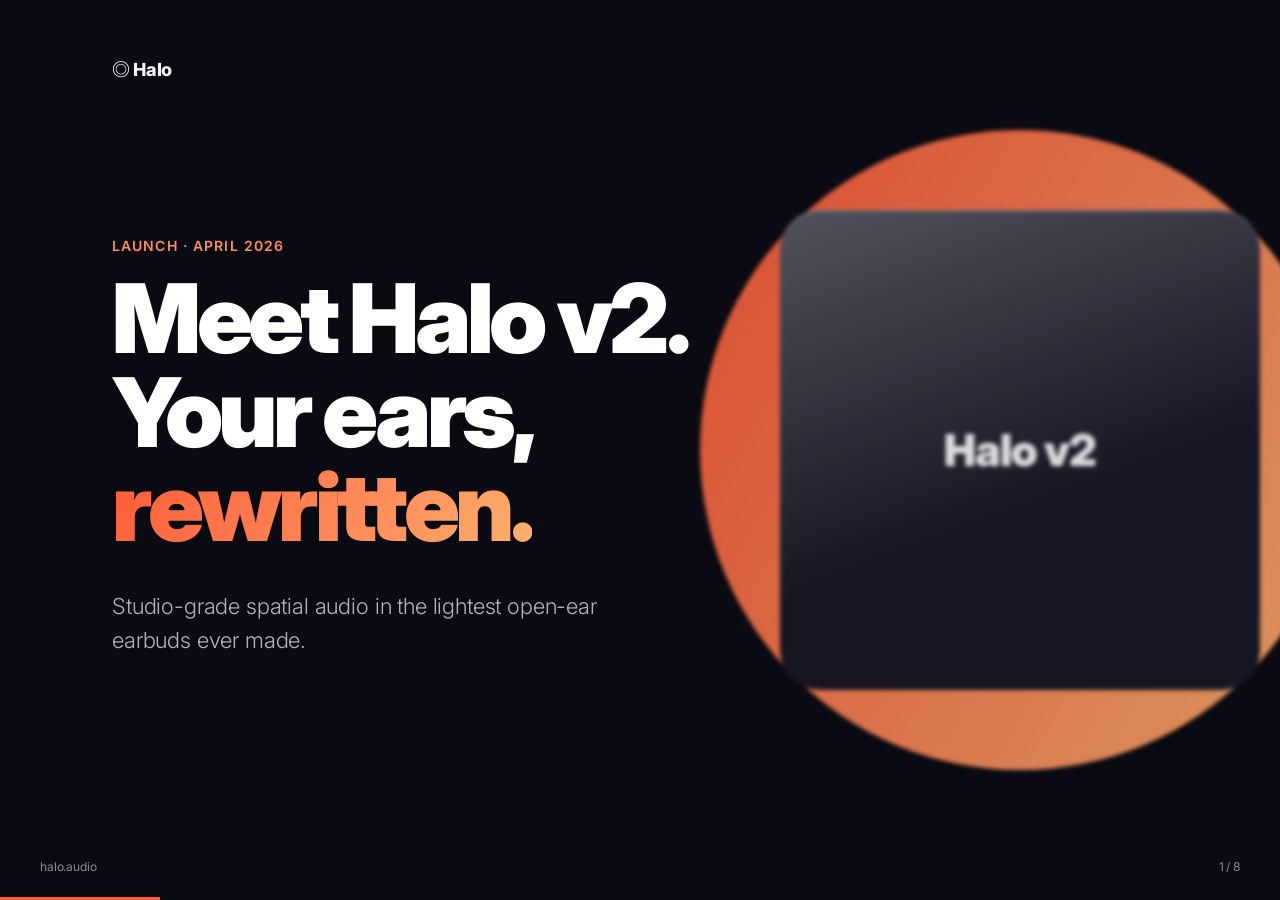
<file: plugins/felix-skills/skills/html-ppt/templates/full-decks/product-launch/index.html>
<!DOCTYPE html>
<html lang="en">
<head>
<meta charset="utf-8"><meta name="viewport" content="width=device-width,initial-scale=1">
<title>Halo v2 · Launch</title>
<link rel="stylesheet" href="../../../assets/fonts.css">
<link rel="stylesheet" href="../../../assets/base.css">
<link rel="stylesheet" href="../../../assets/animations/animations.css">
<link rel="stylesheet" href="style.css">
</head>
<body class="tpl-product-launch">
<div class="deck">

  <!-- 1. Cover / hero -->
  <section class="slide dark" data-title="Cover">
    <div class="hero-shot"></div>
    <div style="position:absolute;top:56px;left:112px" class="brand">◎ Halo</div>
    <p class="kicker">Launch · April 2026</p>
    <h1 class="h1 anim-fade-up" data-anim="fade-up">Meet Halo v2.<br>Your ears,<br><span style="background:var(--grad);-webkit-background-clip:text;background-clip:text;color:transparent">rewritten.</span></h1>
    <p class="lede mt-m" style="max-width:42ch">Studio-grade spatial audio in the lightest open-ear earbuds ever made.</p>
    <div class="deck-footer"><span>halo.audio</span><span class="slide-number" data-current="1" data-total="8"></span></div>
  </section>

  <!-- 2. Introducing -->
  <section class="slide center tc" data-title="Introducing">
    <div>
      <p class="kicker">Introducing</p>
      <h1 class="h1" style="font-size:140px">Halo v2</h1>
      <p class="lede" style="margin:24px auto;max-width:56ch">Four years of research. Three generations of silicon. One product you'll forget you're wearing.</p>
    </div>
  </section>

  <!-- 3. Feature 1 -->
  <section class="slide" data-title="Sound">
    <p class="kicker">01 · The sound</p>
    <h2 class="h2">Hear the room<br>around the music.</h2>
    <div class="grid g3 mt-l">
      <div class="feature-card"><div class="icon">♪</div><h4>Open-ear spatial</h4><p class="dim">16mm titanium drivers angled into the ear canal. You hear the song and the world at once.</p></div>
      <div class="feature-card"><div class="icon">◈</div><h4>Lossless 24-bit</h4><p class="dim">aptX Lossless and Hi-Res LDAC over Bluetooth 5.4. No dongles, no compromises.</p></div>
      <div class="feature-card"><div class="icon">◐</div><h4>Adaptive EQ</h4><p class="dim">Tunes itself to the shape of your ear every 120 seconds.</p></div>
    </div>
  </section>

  <!-- 4. Feature 2 -->
  <section class="slide dark" data-title="Fit">
    <p class="kicker">02 · The fit</p>
    <h2 class="h2">4.9 grams.<br>All-day forgettable.</h2>
    <div class="grid g3 mt-l">
      <div class="card"><h4>Liquid-silicone hook</h4><p>Wraps behind the ear like a glasses arm. Never falls out on a run.</p></div>
      <div class="card"><h4>IP57 sweat + rain</h4><p>Take them in the ocean. Rinse them under the tap. We dare you.</p></div>
      <div class="card"><h4>14h + 42h case</h4><p>A full workweek of commutes on one charge of the case.</p></div>
    </div>
  </section>

  <!-- 5. Feature 3 -->
  <section class="slide" data-title="Intelligence">
    <p class="kicker">03 · The intelligence</p>
    <h2 class="h2">An AI that listens<br>so you don't have to.</h2>
    <div class="grid g2 mt-l">
      <div class="feature-card"><div class="icon">✦</div><h4>Live translate</h4><p class="dim">Real-time translation in 41 languages. Whispered directly into your ear, with a 380ms lag.</p></div>
      <div class="feature-card"><div class="icon">✧</div><h4>Meeting recap</h4><p class="dim">Double-tap to record. Walk away with a summary, action items, and a searchable transcript.</p></div>
    </div>
  </section>

  <!-- 6. How it works -->
  <section class="slide" data-title="How it works">
    <p class="kicker">How it works</p>
    <h2 class="h2">Three taps. You're in.</h2>
    <div class="stack mt-l" style="max-width:900px">
      <div class="step"><div class="n">1</div><div><h4>Open the case near your phone</h4><p class="dim">iOS and Android pair automatically over Bluetooth LE. No app downloads required.</p></div></div>
      <div class="step"><div class="n">2</div><div><h4>Pick your profile</h4><p class="dim">Commute, Focus, Workout, Cinema. Each is a complete audio + transparency recipe.</p></div></div>
      <div class="step"><div class="n">3</div><div><h4>Just listen</h4><p class="dim">Halo adapts to your ear shape, your environment, and your hearing profile — continuously.</p></div></div>
    </div>
  </section>

  <!-- 7. Pricing -->
  <section class="slide" data-title="Pricing">
    <p class="kicker">Pricing</p>
    <h2 class="h2">Pick your Halo.</h2>
    <div class="grid g3 mt-l" style="align-items:start">
      <div class="price-card">
        <h4>Halo Lite</h4>
        <div class="amount">$179</div>
        <p class="dim">Open-ear audio, IP57, 12h battery.</p>
        <ul><li>AAC + SBC</li><li>Single-tap controls</li><li>USB-C charging</li></ul>
      </div>
      <div class="price-card pro">
        <h4>Halo v2 · Pro</h4>
        <div class="amount">$279</div>
        <p class="dim">Everything, in its best form.</p>
        <ul><li>Hi-Res Lossless</li><li>Live translate · 41 lang</li><li>Wireless + MagSafe charging</li><li>Adaptive EQ</li></ul>
      </div>
      <div class="price-card">
        <h4>Halo Studio</h4>
        <div class="amount">$399</div>
        <p class="dim">For creators and field recorders.</p>
        <ul><li>32-bit binaural capture</li><li>XLR dongle included</li><li>Lifetime firmware</li></ul>
      </div>
    </div>
  </section>

  <!-- 8. Testimonial + CTA combined? Task says 8 slides w/ testimonial + CTA as separate. Keep 8: testimonial on 7, but we've used 7 already. Re-plan: cover(1) intro(2) f1(3) f2(4) f3(5) how(6) pricing(7) testimonial+CTA(8) -->
  <section class="slide dark" data-title="Ship">
    <p class="kicker">One more thing</p>
    <div class="row" style="gap:80px;align-items:center">
      <div style="flex:1">
        <p class="testimonial">"I forgot I was wearing them. Then I remembered, and I didn't want to take them off."</p>
        <p class="dim mt-m">— Marques Lin, The Verge · early review</p>
      </div>
      <div style="flex:0 0 auto;text-align:center">
        <p class="dim mb-m">Ships May 14 · from</p>
        <div style="font-size:96px;font-weight:900;letter-spacing:-.04em">$279</div>
        <a class="cta-btn mt-l" href="#">Pre-order Halo v2 →</a>
        <p class="dim mt-m" style="font-size:13px">Free shipping · 45-day return · 2-year warranty</p>
      </div>
    </div>
  </section>

</div>
<script src="../../../assets/runtime.js"></script>
</body></html>
</file>
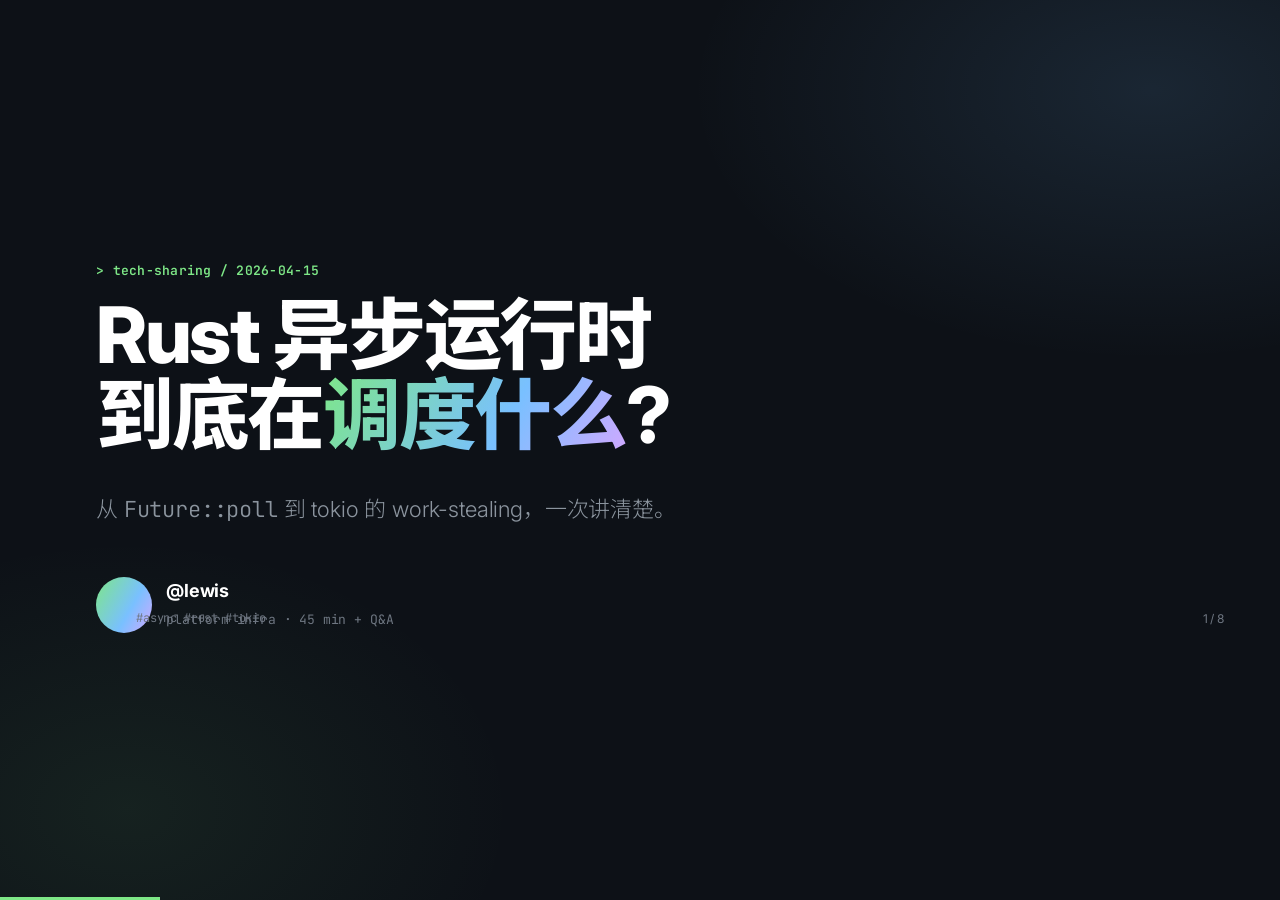
<file: plugins/felix-skills/skills/html-ppt/templates/full-decks/tech-sharing/index.html>
<!DOCTYPE html>
<html lang="zh-CN">
<head>
<meta charset="utf-8"><meta name="viewport" content="width=device-width,initial-scale=1">
<title>Rust 异步运行时内部机制 · Tech Sharing</title>
<link rel="stylesheet" href="../../../assets/fonts.css">
<link rel="stylesheet" href="../../../assets/base.css">
<link rel="stylesheet" href="../../../assets/animations/animations.css">
<link rel="stylesheet" href="style.css">
</head>
<body class="tpl-tech-sharing">
<div class="deck">

  <!-- 1. Cover -->
  <section class="slide" data-title="Cover">
    <p class="kicker">tech-sharing / 2026-04-15</p>
    <h1 class="h1 anim-fade-up" data-anim="fade-up">Rust 异步运行时<br>到底在<span style="background:var(--grad);-webkit-background-clip:text;background-clip:text;color:transparent">调度什么</span>?</h1>
    <p class="lede mt-m">从 <span class="mono">Future::poll</span> 到 tokio 的 work-stealing，一次讲清楚。</p>
    <div class="speaker"><div class="av"></div><div><b>@lewis</b><span>platform infra · 45 min + Q&amp;A</span></div></div>
    <div class="deck-footer"><span class="mono">#async #rust #tokio</span><span class="slide-number" data-current="1" data-total="8"></span></div>
  </section>

  <!-- 2. Agenda -->
  <section class="slide" data-title="Agenda">
    <p class="kicker">agenda.toml</p>
    <h2 class="h2">今天的路线图</h2>
    <div class="stack mt-l">
      <div class="agenda-row"><span class="num">01</span><span class="t">Context: 为什么需要 async</span><span class="d">~5min</span></div>
      <div class="agenda-row"><span class="num">02</span><span class="t">Deep dive 1: Future &amp; Waker</span><span class="d">~12min</span></div>
      <div class="agenda-row"><span class="num">03</span><span class="t">Deep dive 2: Tokio scheduler</span><span class="d">~15min</span></div>
      <div class="agenda-row"><span class="num">04</span><span class="t">Code: 手写一个 mini-runtime</span><span class="d">~8min</span></div>
      <div class="agenda-row"><span class="num">05</span><span class="t">Takeaways + Q&amp;A</span><span class="d">~5min</span></div>
    </div>
  </section>

  <!-- 3. Context -->
  <section class="slide" data-title="Context">
    <p class="kicker">// context</p>
    <h2 class="h2">问题：一个线程一个连接，<br>撑不住 10 万并发。</h2>
    <div class="grid g3 mt-l">
      <div class="card card-accent"><h4>Thread-per-conn</h4><p class="dim">每条连接一根 OS 线程，栈 2–8MB。10 万连接 = 几百 GB RAM。</p><span class="tag mt-s">❌ 不现实</span></div>
      <div class="card card-accent"><h4>Event loop (C)</h4><p class="dim">epoll/kqueue + 回调地狱。快，但写起来痛苦且容易出 bug。</p><span class="tag mt-s">😩 callback hell</span></div>
      <div class="card card-accent"><h4>Async / await</h4><p class="dim">看起来像同步代码，编译成状态机。一根线程跑几千任务。</p><span class="tag mt-s">✅ Rust 选这个</span></div>
    </div>
  </section>

  <!-- 4. Deep dive 1 -->
  <section class="slide" data-title="Deep Dive 1">
    <p class="kicker">deep-dive · 1 / 2</p>
    <h2 class="h2">Future 其实只有一个方法。</h2>
    <div class="grid g2 mt-l" style="align-items:start">
      <div>
        <p class="lede">编译器把 <span class="mono">async fn</span> 变成一个实现了 <span class="mono">Future</span> trait 的匿名状态机。运行时只做一件事：反复 <span class="mono">poll</span> 它，直到返回 <span class="mono">Ready</span>。</p>
        <div class="mt-l">
          <span class="tag">Pending</span> <span class="tag">Ready(T)</span> <span class="tag">Waker.wake()</span>
        </div>
      </div>
      <div class="terminal">
        <div class="bar"><span class="dot"></span><span class="dot"></span><span class="dot"></span><span>future.rs</span></div>
<pre><span class="kw">pub trait</span> <span class="fn">Future</span> {
    <span class="kw">type</span> Output;
    <span class="kw">fn</span> <span class="fn">poll</span>(
        <span class="kw">self</span>: Pin&lt;&amp;<span class="kw">mut Self</span>&gt;,
        cx: &amp;<span class="kw">mut</span> Context&lt;<span class="str">'_</span>&gt;,
    ) -&gt; Poll&lt;<span class="kw">Self</span>::Output&gt;;
}

<span class="cmt">// Poll::Pending   → 挂起，等 waker 唤醒</span>
<span class="cmt">// Poll::Ready(v)  → 完成，产出 v</span></pre>
      </div>
    </div>
  </section>

  <!-- 5. Deep dive 2 -->
  <section class="slide" data-title="Deep Dive 2">
    <p class="kicker">deep-dive · 2 / 2</p>
    <h2 class="h2">Tokio 是一个偷任务的小工。</h2>
    <div class="grid g2 mt-l" style="align-items:start">
      <div>
        <p class="lede">Multi-thread runtime = N 个 worker，每个 worker 有自己的本地队列。空闲的 worker 会去别人队列里"偷"任务。</p>
        <div class="stack mt-m">
          <div class="tag">✦ local queue · 256 slots</div>
          <div class="tag">✦ global injection queue</div>
          <div class="tag">✦ work-stealing @ 50% steal ratio</div>
          <div class="tag">✦ LIFO slot for cache locality</div>
        </div>
      </div>
      <div class="card" style="padding:32px">
        <h4 class="mono" style="color:var(--accent-2)">scheduler tick loop</h4>
        <div class="stack mt-m" style="font-family:'JetBrains Mono',monospace;font-size:14px;line-height:1.9;color:var(--text-2)">
          <div><span style="color:var(--accent)">1.</span> pop from LIFO slot</div>
          <div><span style="color:var(--accent)">2.</span> else pop from local queue</div>
          <div><span style="color:var(--accent)">3.</span> else drain global queue (every 61 ticks)</div>
          <div><span style="color:var(--accent)">4.</span> else steal from random victim</div>
          <div><span style="color:var(--accent)">5.</span> else park the thread</div>
        </div>
      </div>
    </div>
  </section>

  <!-- 6. Code example -->
  <section class="slide" data-title="Code">
    <p class="kicker">mini-runtime.rs · ~40 LOC</p>
    <h2 class="h2">手写一个最小 runtime。</h2>
    <div class="terminal mt-m">
      <div class="bar"><span class="dot"></span><span class="dot"></span><span class="dot"></span><span>src/main.rs</span></div>
<pre><span class="kw">use</span> std::collections::VecDeque;
<span class="kw">use</span> std::sync::{Arc, Mutex};
<span class="kw">use</span> std::task::{Context, Poll, Wake, Waker};

<span class="kw">struct</span> Task(Mutex&lt;Pin&lt;Box&lt;<span class="kw">dyn</span> Future&lt;Output = ()&gt; + Send&gt;&gt;&gt;);

<span class="kw">impl</span> Wake <span class="kw">for</span> Task {
    <span class="kw">fn</span> <span class="fn">wake</span>(<span class="kw">self</span>: Arc&lt;<span class="kw">Self</span>&gt;) { QUEUE.lock().unwrap().push_back(<span class="kw">self</span>); }
}

<span class="kw">fn</span> <span class="fn">block_on</span>&lt;F: Future&lt;Output = ()&gt; + Send + <span class="str">'static</span>&gt;(fut: F) {
    <span class="fn">spawn</span>(fut);
    <span class="kw">while let Some</span>(task) = QUEUE.lock().unwrap().pop_front() {
        <span class="kw">let</span> waker = Waker::from(task.clone());
        <span class="kw">let mut</span> cx = Context::from_waker(&amp;waker);
        <span class="kw">let mut</span> fut = task.<span class="num">0</span>.lock().unwrap();
        <span class="kw">let</span> _ = fut.as_mut().<span class="fn">poll</span>(&amp;<span class="kw">mut</span> cx); <span class="cmt">// 就是这一行</span>
    }
}</pre>
    </div>
  </section>

  <!-- 7. Takeaways -->
  <section class="slide" data-title="Takeaways">
    <p class="kicker">// takeaways</p>
    <h2 class="h2">三件事带回去。</h2>
    <div class="grid g3 mt-l">
      <div class="card card-accent"><h4>1 · async 是零成本抽象</h4><p class="dim">编译成状态机，没有运行时虚表，没有 GC。</p></div>
      <div class="card card-accent"><h4>2 · Waker 是脉搏</h4><p class="dim">Future 不主动做事，运行时靠 waker 决定"什么时候再 poll"。</p></div>
      <div class="card card-accent"><h4>3 · 别在 async 里阻塞</h4><p class="dim">一行 <span class="mono">std::fs::read</span> 能让整个 worker 停摆。用 <span class="mono">spawn_blocking</span>。</p></div>
    </div>
    <p class="lede mt-l">延伸阅读：<span class="mono">tokio.rs/blog/2019-10-scheduler</span> · <span class="mono">rust-lang.github.io/async-book</span></p>
  </section>

  <!-- 8. Q&A -->
  <section class="slide center tc" data-title="Q and A">
    <div>
      <div class="mono" style="font-size:120px;color:var(--accent);font-weight:800;letter-spacing:-.04em">?</div>
      <h2 class="h2">Questions?</h2>
      <p class="lede" style="margin:14px auto">github.com/lewis · @lewis on slack</p>
      <div class="row mt-l" style="justify-content:center">
        <span class="tag">slides: git.co/rt-deck</span>
        <span class="tag">code: git.co/mini-rt</span>
      </div>
    </div>
  </section>

</div>
<script src="../../../assets/runtime.js"></script>
</body></html>
</file>
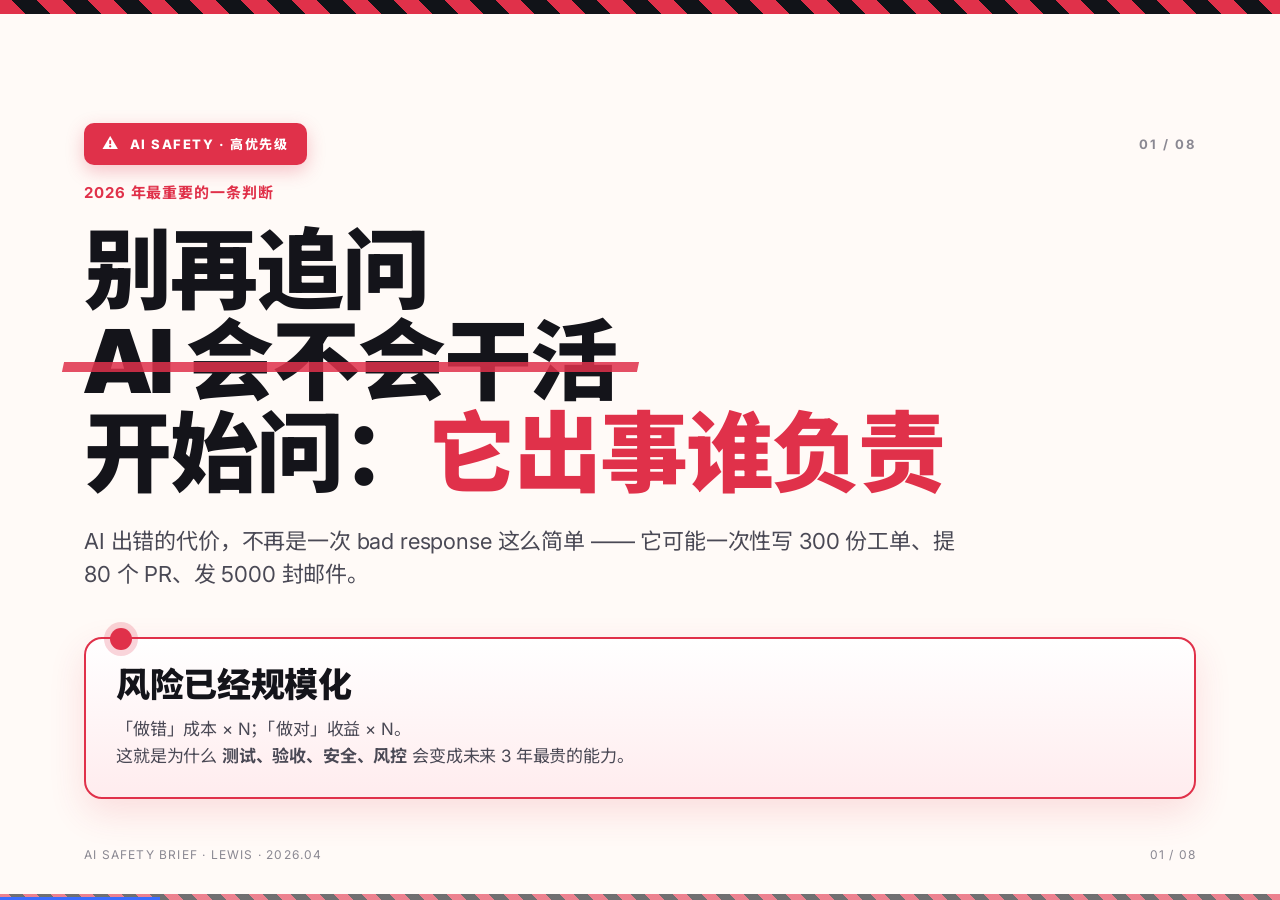
<file: plugins/felix-skills/skills/html-ppt/templates/full-decks/testing-safety-alert/index.html>
<!DOCTYPE html>
<html lang="zh-CN">
<head>
<meta charset="UTF-8">
<meta name="viewport" content="width=device-width, initial-scale=1">
<title>Testing Safety Alert</title>
<link rel="stylesheet" href="../../../assets/fonts.css">
<link rel="stylesheet" href="../../../assets/base.css">
<link rel="stylesheet" href="style.css">
</head>
<body class="tpl-testing-safety-alert">
<div class="deck">

  <!-- 1. COVER -->
  <section class="slide is-active">
    <div class="ts-stripe"></div>
    <div class="ts-chrome"><span class="ts-alert-tag">ai safety · 高优先级</span><span class="ts-page">01 / 08</span></div>
    <div class="ts-kicker">2026 年最重要的一条判断</div>
    <h1 class="ts-h1">别再追问<br><span class="strike">AI 会不会干活</span><br>开始问：<span class="red">它出事谁负责</span></h1>
    <p class="ts-sub">AI 出错的代价，不再是一次 bad response 这么简单 —— 它可能一次性写 300 份工单、提 80 个 PR、发 5000 封邮件。</p>
    <div class="ts-alert-box">
      <h3>风险已经规模化</h3>
      <p>「做错」成本 × N；「做对」收益 × N。<br>这就是为什么 <b>测试、验收、安全、风控</b> 会变成未来 3 年最贵的能力。</p>
    </div>
    <div class="ts-stripe-b"></div>
    <div class="ts-footer"><span>AI SAFETY BRIEF · LEWIS · 2026.04</span><span>01 / 08</span></div>
  </section>

  <!-- 2. SECTION -->
  <section class="slide">
    <div class="ts-stripe"></div>
    <div class="ts-chrome"><span class="ts-alert-tag amber">section · risk 分级</span><span class="ts-page">02 / 08</span></div>
    <div style="margin:auto 0">
      <div class="ts-kicker">Chapter One</div>
      <h1 class="ts-h1" style="font-size:130px">先分 <span class="red">等级</span></h1>
      <p class="ts-sub" style="font-size:28px">不是所有 AI 行为都同等危险。<br>先把「可撤销」和「不可撤销」分开，再谈流程。</p>
    </div>
    <div class="ts-stripe-b"></div>
    <div class="ts-footer"><span>section · level taxonomy</span><span>02 / 08</span></div>
  </section>

  <!-- 3. CONTENT risk levels -->
  <section class="slide">
    <div class="ts-stripe"></div>
    <div class="ts-chrome"><span class="ts-alert-tag">风险分级 · 3 levels</span><span class="ts-page">03 / 08</span></div>
    <h2 class="ts-h2">三档风险，三种处理</h2>
    <div class="ts-grid-3">
      <div class="ts-card" style="border-top:4px solid var(--ts-green)"><div class="lbl">L1 · 绿色</div><h4>可撤销</h4><p>写 draft、生成图片、起草文档。<br>错了 Ctrl+Z，零代价。<br><b style="color:var(--ts-green)">策略：放开跑</b></p></div>
      <div class="ts-card" style="border-top:4px solid var(--ts-amber)"><div class="lbl">L2 · 琥珀</div><h4>半可撤销</h4><p>发 draft 邮件、提 PR、改 staging 数据。<br>错了要道歉 / 回滚。<br><b style="color:var(--ts-amber)">策略：人工复核</b></p></div>
      <div class="ts-card" style="border-top:4px solid var(--ts-red)"><div class="lbl">L3 · 红色</div><h4>不可撤销</h4><p>发真实邮件、付款、删库、删 prod 数据。<br>错了就真错了。<br><b style="color:var(--ts-red)">策略：硬卡 + 双人审</b></p></div>
    </div>
    <div class="ts-alert-box amber">
      <h3>绝不要让 agent 自己升级</h3>
      <p>L1 的任务不能自己变成 L2。授权必须是显式的、可撤销的、带过期时间的。</p>
    </div>
    <div class="ts-stripe-b"></div>
    <div class="ts-footer"><span>risk · 3 levels</span><span>03 / 08</span></div>
  </section>

  <!-- 4. CODE -->
  <section class="slide">
    <div class="ts-stripe"></div>
    <div class="ts-chrome"><span class="ts-alert-tag">policy as code</span><span class="ts-page">04 / 08</span></div>
    <div class="ts-kicker">别用文档管规则 · 用代码管规则</div>
    <h2 class="ts-h2">三十行 YAML，<br><span class="ts-highlight-red">红线硬卡</span></h2>
    <pre class="ts-codebox"><span class="cm"># safety-policy.yaml · compiled → runtime guard</span>
<span class="kw">level_1_allow</span>:
  - tools: [<span class="st">write_draft</span>, <span class="st">generate_image</span>, <span class="st">read_docs</span>]

<span class="kw">level_2_require_review</span>:
  - tools: [<span class="st">send_email_draft</span>, <span class="st">open_pr</span>, <span class="st">write_staging_db</span>]
    reviewer: <span class="st">human</span>

<span class="kw">level_3_hard_block</span>:
  - tools: [<span class="st">send_real_email</span>, <span class="st">transfer_money</span>, <span class="st">delete_prod</span>]
    unless: <span class="st">two_human_sign_off AND within_24h</span>

<span class="bad">forbidden_always</span>:
  - <span class="bad">"r&#109; &#45;rf /"</span>
  - <span class="bad">"dr&#111;p table"</span>
  - <span class="bad">"force push &#111;rigin main"</span></pre>
    <div class="ts-stripe-b"></div>
    <div class="ts-footer"><span>policy · yaml-as-guard</span><span>04 / 08</span></div>
  </section>

  <!-- 5. CHART -->
  <section class="slide">
    <div class="ts-stripe"></div>
    <div class="ts-chrome"><span class="ts-alert-tag amber">incident report · q1</span><span class="ts-page">05 / 08</span></div>
    <h2 class="ts-h2">我们 Q1 的 <span class="red">12 起 AI 事故</span></h2>
    <p class="ts-sub">幸好全部捕获在 staging。但每一起都能上生产。</p>
    <svg viewBox="0 0 1040 360" style="width:100%;max-width:1040px;margin-top:18px" xmlns="http://www.w3.org/2000/svg">
      <g font-family="Inter,sans-serif" font-size="14" fill="#4a4955">
        <line x1="70" y1="320" x2="1000" y2="320" stroke="#eaecf3" stroke-width="2"/>
        <!-- month columns: Jan Feb Mar, L1/L2/L3 stacked -->
        <g transform="translate(120,0)">
          <rect x="0" y="220" width="60" height="100" fill="#067647"/>
          <rect x="0" y="160" width="60" height="60" fill="#d97706"/>
          <rect x="0" y="130" width="60" height="30" fill="#e0314a"/>
          <text x="30" y="345" text-anchor="middle" font-weight="700">Jan</text>
          <text x="30" y="120" text-anchor="middle" font-weight="800" fill="#14141a">5</text>
        </g>
        <g transform="translate(320,0)">
          <rect x="0" y="240" width="60" height="80" fill="#067647"/>
          <rect x="0" y="200" width="60" height="40" fill="#d97706"/>
          <rect x="0" y="180" width="60" height="20" fill="#e0314a"/>
          <text x="30" y="345" text-anchor="middle" font-weight="700">Feb</text>
          <text x="30" y="170" text-anchor="middle" font-weight="800" fill="#14141a">3</text>
        </g>
        <g transform="translate(520,0)">
          <rect x="0" y="250" width="60" height="70" fill="#067647"/>
          <rect x="0" y="220" width="60" height="30" fill="#d97706"/>
          <rect x="0" y="210" width="60" height="10" fill="#e0314a"/>
          <text x="30" y="345" text-anchor="middle" font-weight="700">Mar</text>
          <text x="30" y="200" text-anchor="middle" font-weight="800" fill="#14141a">4</text>
        </g>
        <!-- legend -->
        <g transform="translate(720,60)">
          <rect x="0" y="0" width="16" height="16" fill="#e0314a"/><text x="24" y="13" font-weight="700">L3 不可撤销 (3)</text>
          <rect x="0" y="26" width="16" height="16" fill="#d97706"/><text x="24" y="39" font-weight="700">L2 需复核 (4)</text>
          <rect x="0" y="52" width="16" height="16" fill="#067647"/><text x="24" y="65" font-weight="700">L1 可恢复 (5)</text>
          <text x="0" y="100" font-size="13" fill="#8a8892">全部被 safety-policy 在 runtime 拦下，</text>
          <text x="0" y="118" font-size="13" fill="#8a8892">未进 prod。但 3 起 L3 非常惊险。</text>
        </g>
      </g>
    </svg>
    <div class="ts-stripe-b"></div>
    <div class="ts-footer"><span>incident · q1 summary</span><span>05 / 08</span></div>
  </section>

  <!-- 6. CHECKLIST -->
  <section class="slide">
    <div class="ts-stripe"></div>
    <div class="ts-chrome"><span class="ts-alert-tag green">red-team checklist</span><span class="ts-page">06 / 08</span></div>
    <h2 class="ts-h2">上线前 <span class="red">必过 7 道题</span></h2>
    <div class="ts-checklist">
      <div class="ts-check ok"><div class="box">✓</div><div class="txt">它能删除东西吗？有人类 review 吗？能 60 秒内回滚吗？</div></div>
      <div class="ts-check ok"><div class="box">✓</div><div class="txt">它的 prompt 注入能让它越权吗？（跑过红队提示词）</div></div>
      <div class="ts-check"><div class="box">!</div><div class="txt">它处理 PII 吗？日志里是不是也有 PII？</div></div>
      <div class="ts-check ok"><div class="box">✓</div><div class="txt">上下游失败时，它会不会开始乱改其他资源？</div></div>
      <div class="ts-check"><div class="box">!</div><div class="txt">并发 100 个 agent 一起跑会不会死锁？</div></div>
      <div class="ts-check ok"><div class="box">✓</div><div class="txt">错了能不能 <b>立刻</b> 停？（kill switch 能 2 秒内生效吗）</div></div>
      <div class="ts-check"><div class="box">!</div><div class="txt">出事时有没有人值班？值班手册有没有 agent 专属章节？</div></div>
    </div>
    <div class="ts-stripe-b"></div>
    <div class="ts-footer"><span>checklist · pre-launch</span><span>06 / 08</span></div>
  </section>

  <!-- 7. CTA -->
  <section class="slide">
    <div class="ts-stripe"></div>
    <div class="ts-chrome"><span class="ts-alert-tag green">今晚就能动</span><span class="ts-page">07 / 08</span></div>
    <h2 class="ts-h2">今晚先做 <span class="ts-highlight-red">三件事</span></h2>
    <div class="ts-grid-3">
      <div class="ts-card"><div class="lbl">1 · 分级</div><h4>给你的 agent<br>写 L1/L2/L3</h4><p>把所有工具列出来，标上等级。不标的一律按 L3。</p></div>
      <div class="ts-card"><div class="lbl">2 · 写 policy</div><h4>policy.yaml<br>接 runtime</h4><p>不要信 prompt 里的 "be careful"，要信执行层的硬卡。</p></div>
      <div class="ts-card"><div class="lbl">3 · kill switch</div><h4>红按钮<br>能在 2 秒内停</h4><p>CTO / on-call 都得知道怎么按。演练一次。</p></div>
    </div>
    <div class="ts-alert-box green">
      <h3>真正的安全不是 prompt，是流程</h3>
      <p>prompt 会被注入，流程不会。—— 把保护放在不可被说服的一层。</p>
    </div>
    <div class="ts-stripe-b"></div>
    <div class="ts-footer"><span>cta · tonight</span><span>07 / 08</span></div>
  </section>

  <!-- 8. THANKS -->
  <section class="slide">
    <div class="ts-stripe"></div>
    <div class="ts-chrome"><span class="ts-alert-tag amber">please stay safe</span><span class="ts-page">08 / 08</span></div>
    <div style="margin:auto 0">
      <div class="ts-kicker">end of brief</div>
      <h1 class="ts-h1" style="font-size:140px">谢谢 <span class="red">·</span> thanks</h1>
      <p class="ts-sub" style="font-size:24px">policy.yaml 模板、红队 prompt 清单、事故复盘模板 —— 评论区扣「安全」。</p>
    </div>
    <div class="ts-stripe-b"></div>
    <div class="ts-footer"><span>end of brief</span><span>08 / 08</span></div>
  </section>

</div>
<script src="../../../assets/runtime.js"></script>
</body>
</html>
</file>
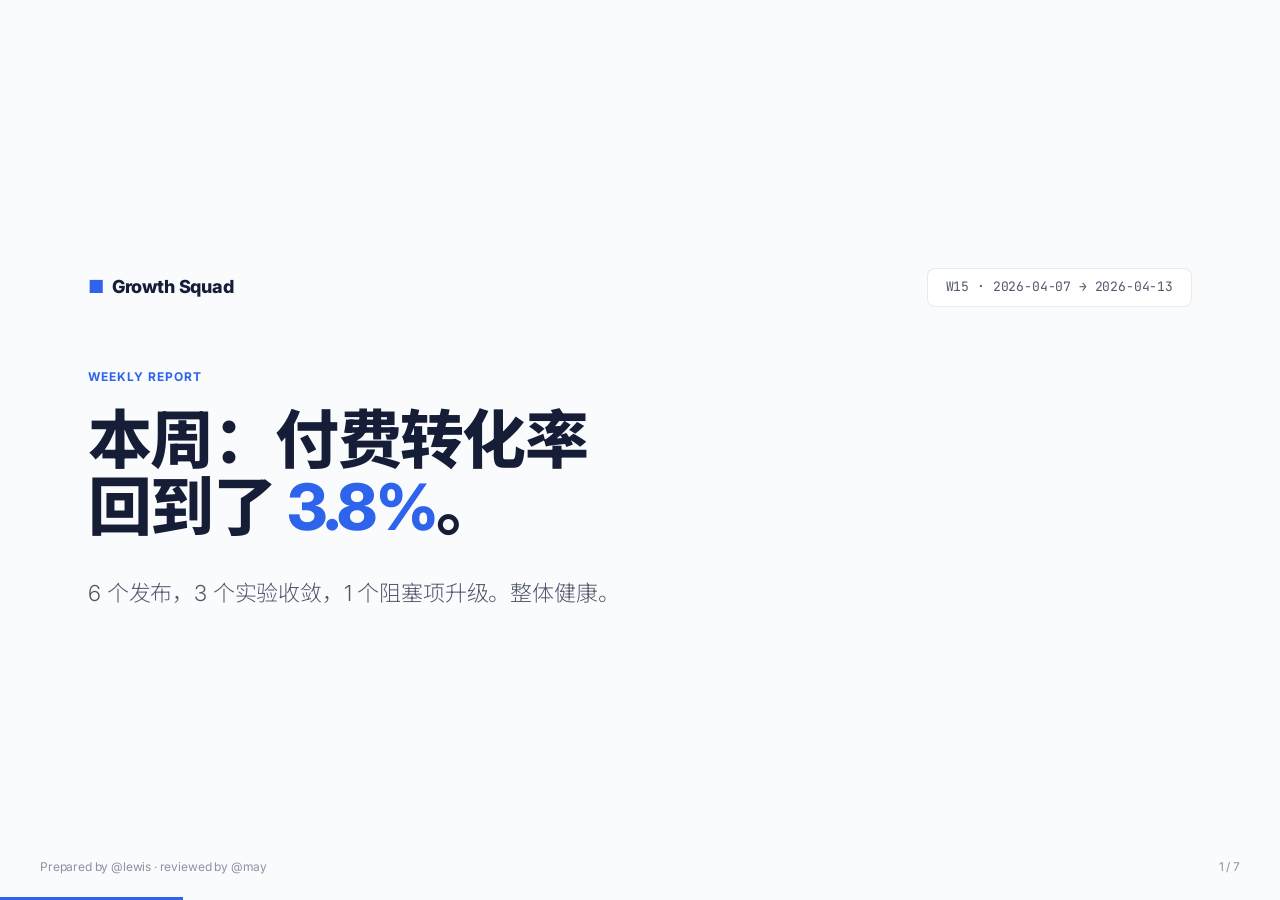
<file: plugins/felix-skills/skills/html-ppt/templates/full-decks/weekly-report/index.html>
<!DOCTYPE html>
<html lang="zh-CN">
<head>
<meta charset="utf-8"><meta name="viewport" content="width=device-width,initial-scale=1">
<title>Growth Squad · Weekly W15</title>
<link rel="stylesheet" href="../../../assets/fonts.css">
<link rel="stylesheet" href="../../../assets/base.css">
<link rel="stylesheet" href="../../../assets/animations/animations.css">
<link rel="stylesheet" href="style.css">
</head>
<body class="tpl-weekly-report">
<div class="deck">

  <!-- 1. Cover -->
  <section class="slide" data-title="Cover">
    <div class="cover-head">
      <div class="logo">Growth Squad</div>
      <div class="week-chip">W15 · 2026-04-07 → 2026-04-13</div>
    </div>
    <p class="kicker">WEEKLY REPORT</p>
    <h1 class="h1 mt-s">本周：付费转化率<br>回到了 <span style="color:var(--accent)">3.8%</span>。</h1>
    <p class="lede mt-m">6 个发布，3 个实验收敛，1 个阻塞项升级。整体健康。</p>
    <div class="deck-footer"><span>Prepared by @lewis · reviewed by @may</span><span class="slide-number" data-current="1" data-total="7"></span></div>
  </section>

  <!-- 2. KPI -->
  <section class="slide" data-title="KPIs">
    <p class="kicker">HIGHLIGHTS · KPIs</p>
    <h2 class="h2">本周核心指标</h2>
    <div class="grid g4 mt-l">
      <div class="kpi good"><div class="label">Paid conv.</div><div class="value">3.82%</div><div class="delta up">▲ +0.4 pts WoW</div></div>
      <div class="kpi good"><div class="label">MRR</div><div class="value">$148k</div><div class="delta up">▲ +6.1%</div></div>
      <div class="kpi"><div class="label">Signups</div><div class="value">12,430</div><div class="delta flat">— +0.3%</div></div>
      <div class="kpi bad"><div class="label">D7 retention</div><div class="value">41%</div><div class="delta down">▼ -1.8 pts</div></div>
      <div class="kpi good"><div class="label">NPS</div><div class="value">64</div><div class="delta up">▲ +3</div></div>
      <div class="kpi"><div class="label">Support tickets</div><div class="value">318</div><div class="delta flat">— -12</div></div>
      <div class="kpi warn"><div class="label">p95 latency</div><div class="value">412ms</div><div class="delta down">▼ +38ms</div></div>
      <div class="kpi good"><div class="label">Deploys</div><div class="value">37</div><div class="delta up">▲ +9</div></div>
    </div>
  </section>

  <!-- 3. Shipped -->
  <section class="slide" data-title="Shipped">
    <p class="kicker">SHIPPED THIS WEEK · 6 items</p>
    <h2 class="h2">Shipped</h2>
    <div class="mt-l" style="max-width:980px">
      <div class="ship-item"><span class="tag feat">FEAT</span><div><b>New onboarding checklist v3</b><p class="dim" style="font-size:13px;margin:2px 0 0">4-step checklist replaces the old 7-step modal. A/B won +18% activation.</p></div><span class="owner">@may</span></div>
      <div class="ship-item"><span class="tag feat">FEAT</span><div><b>Stripe Tax auto-filing</b><p class="dim" style="font-size:13px;margin:2px 0 0">Quarterly filings now handled for 12 US states via Stripe Tax API.</p></div><span class="owner">@raj</span></div>
      <div class="ship-item"><span class="tag exp">EXP</span><div><b>Pricing page hero test</b><p class="dim" style="font-size:13px;margin:2px 0 0">"From $29" vs "Free trial" headline. Free-trial wins +22% click-through.</p></div><span class="owner">@lewis</span></div>
      <div class="ship-item"><span class="tag fix">FIX</span><div><b>Edge case in SSO redirect</b><p class="dim" style="font-size:13px;margin:2px 0 0">Google Workspace users with custom domains now land on the correct workspace.</p></div><span class="owner">@eli</span></div>
      <div class="ship-item"><span class="tag infra">INFRA</span><div><b>Postgres 16 upgrade</b><p class="dim" style="font-size:13px;margin:2px 0 0">Zero-downtime migration. Query p50 down 14%, p95 down 9%.</p></div><span class="owner">@raj</span></div>
      <div class="ship-item"><span class="tag feat">FEAT</span><div><b>Referral rewards v1</b><p class="dim" style="font-size:13px;margin:2px 0 0">Both sides get 1 month free. Dashboard + email flow live behind flag.</p></div><span class="owner">@may</span></div>
    </div>
  </section>

  <!-- 4. Metrics chart -->
  <section class="slide" data-title="Metrics">
    <p class="kicker">METRIC DEEP-DIVE</p>
    <h2 class="h2">Paid conversion, last 8 weeks</h2>
    <div class="chart mt-l">
      <div class="row" style="justify-content:space-between"><h4>Paid conv. rate · weekly</h4><span class="pill" style="background:var(--surface-2);color:var(--text-2)">target: 4.0%</span></div>
      <div class="chart-bars">
        <div class="col"><div class="b" data-v="3.1%" style="height:58%"></div><div class="lbl">W08</div></div>
        <div class="col"><div class="b" data-v="3.3%" style="height:64%"></div><div class="lbl">W09</div></div>
        <div class="col"><div class="b" data-v="3.5%" style="height:72%"></div><div class="lbl">W10</div></div>
        <div class="col"><div class="b" data-v="3.6%" style="height:75%"></div><div class="lbl">W11</div></div>
        <div class="col"><div class="b" data-v="3.4%" style="height:68%"></div><div class="lbl">W12</div></div>
        <div class="col"><div class="b" data-v="3.0%" style="height:55%"></div><div class="lbl">W13</div></div>
        <div class="col"><div class="b" data-v="3.4%" style="height:68%"></div><div class="lbl">W14</div></div>
        <div class="col"><div class="b" data-v="3.8%" style="height:88%"></div><div class="lbl">W15</div></div>
      </div>
      <p class="dim mt-m" style="font-size:13px;margin-top:36px">Drop in W13 tracked to a broken Stripe webhook (fixed W14). Rebound in W15 is driven by the new onboarding checklist.</p>
    </div>
  </section>

  <!-- 5. Blockers -->
  <section class="slide" data-title="Blockers">
    <p class="kicker">BLOCKERS · 3 items</p>
    <h2 class="h2">Needs attention</h2>
    <div class="mt-l" style="max-width:900px">
      <div class="blocker">
        <h4>p95 latency regressed to 412ms (+38ms)</h4>
        <p>Traced to the new recommender service under load. Adding caching layer + connection pooling.</p>
        <div class="meta">owner: @raj · ETA: W16 Wed · severity: medium</div>
      </div>
      <div class="blocker">
        <h4>Apple Pay disabled in EU for 3 days</h4>
        <p>Stripe credential rotation wasn't synced to the EU account. Fixed, but cost ~$4.2k in lost checkouts.</p>
        <div class="meta">owner: @eli · severity: high · postmortem in progress</div>
      </div>
      <div class="blocker">
        <h4>D7 retention down 1.8 points</h4>
        <p>Cohort analysis shows it's isolated to the free-trial pricing test. Need to decide: kill test, or push through W16.</p>
        <div class="meta">owner: @lewis · needs decision from @may by Monday</div>
      </div>
    </div>
  </section>

  <!-- 6. Next week -->
  <section class="slide" data-title="Next Week">
    <p class="kicker">NEXT WEEK · W16 plan</p>
    <h2 class="h2">下周重点</h2>
    <div class="mt-l" style="max-width:960px">
      <div class="next-row"><div class="owner">@raj</div><div class="task"><b>Ship recommender cache layer</b><span>blocker · must land Wed</span></div></div>
      <div class="next-row"><div class="owner">@may</div><div class="task"><b>Referral rewards · flag rollout to 100%</b><span>milestone · targets +3% WoW signups</span></div></div>
      <div class="next-row"><div class="owner">@lewis</div><div class="task"><b>Pricing test: decision doc + readout</b><span>deadline Mon noon</span></div></div>
      <div class="next-row"><div class="owner">@eli</div><div class="task"><b>Apple Pay postmortem + runbook update</b><span>include in W16 eng review</span></div></div>
      <div class="next-row"><div class="owner">squad</div><div class="task"><b>Q2 OKR planning offsite</b><span>Thu 2–5pm · async pre-reads Wed</span></div></div>
    </div>
  </section>

  <!-- 7. Thanks -->
  <section class="slide center tc" data-title="Thanks">
    <div>
      <p class="kicker">FIN · week 15</p>
      <h1 class="h1" style="font-size:100px">Thanks, team 🫶</h1>
      <p class="lede" style="margin:16px auto">Solid week. Rebound earned, not luck.</p>
      <div class="row mt-l" style="justify-content:center;gap:16px">
        <span class="week-chip">Next report: Mon W16</span>
        <span class="week-chip">questions → #growth-squad</span>
      </div>
    </div>
  </section>

</div>
<script src="../../../assets/runtime.js"></script>
</body></html>
</file>
<file: plugins/felix-skills/skills/html-ppt/assets/fonts.css>
/* html-ppt :: shared webfonts */
@import url('https://fonts.googleapis.com/css2?family=Inter:wght@200;300;400;500;600;700;800;900&display=swap');
@import url('https://fonts.googleapis.com/css2?family=Noto+Sans+SC:wght@200;300;400;500;600;700;900&display=swap');
@import url('https://fonts.googleapis.com/css2?family=Noto+Serif+SC:wght@300;400;600;700&display=swap');
@import url('https://fonts.googleapis.com/css2?family=JetBrains+Mono:wght@400;500;700&display=swap');
@import url('https://fonts.googleapis.com/css2?family=Playfair+Display:ital,wght@0,400;0,600;0,800;1,400&display=swap');
@import url('https://fonts.googleapis.com/css2?family=Space+Grotesk:wght@300;400;500;600;700&display=swap');
@import url('https://fonts.googleapis.com/css2?family=IBM+Plex+Mono:wght@300;400;500;700&display=swap');
@import url('https://fonts.googleapis.com/css2?family=Archivo+Black&display=swap');
</file>
<file: plugins/felix-skills/skills/html-ppt/assets/base.css>
/* html-ppt :: base.css — reset + shared tokens + layout primitives */
/* Default tokens. Themes in assets/themes/*.css override the :root block. */
:root {
  --bg: #ffffff;
  --bg-soft: #f7f7f8;
  --surface: #ffffff;
  --surface-2: #f2f2f4;
  --border: rgba(0,0,0,.08);
  --border-strong: rgba(0,0,0,.16);
  --text-1: #111216;
  --text-2: #55596a;
  --text-3: #8a8f9e;
  --accent: #3b6cff;
  --accent-2: #7a5cff;
  --accent-3: #ff5c8a;
  --good: #1aaf6c;
  --warn: #f5a524;
  --bad:  #e0445a;
  --grad: linear-gradient(135deg,#3b6cff,#7a5cff 55%,#ff5c8a);
  --grad-soft: linear-gradient(135deg,#eef2ff,#f5ecff 55%,#ffeef5);
  --radius: 18px;
  --radius-sm: 12px;
  --radius-lg: 26px;
  --shadow: 0 10px 30px rgba(18,24,40,.08), 0 2px 6px rgba(18,24,40,.04);
  --shadow-lg: 0 24px 60px rgba(18,24,40,.14), 0 6px 16px rgba(18,24,40,.06);
  --font-sans: 'Inter','Noto Sans SC',-apple-system,BlinkMacSystemFont,Helvetica,Arial,sans-serif;
  --font-serif: 'Playfair Display','Noto Serif SC',Georgia,serif;
  --font-mono: 'JetBrains Mono','IBM Plex Mono',SFMono-Regular,Menlo,monospace;
  --font-display: var(--font-sans);
  --letter-tight: -.03em;
  --letter-normal: -.01em;
  --ease: cubic-bezier(.4,0,.2,1);
}

*,*::before,*::after{box-sizing:border-box}
html,body{margin:0;padding:0;background:var(--bg);color:var(--text-1);
  font-family:var(--font-sans);font-weight:400;line-height:1.6;
  -webkit-font-smoothing:antialiased;-moz-osx-font-smoothing:grayscale;
  letter-spacing:var(--letter-normal)}
img,svg,video{max-width:100%;display:block}
a{color:var(--accent);text-decoration:none}
a:hover{text-decoration:underline}
code,kbd,pre,samp{font-family:var(--font-mono)}

/* ================= SLIDE SYSTEM ================= */
.deck{position:relative;width:100vw;height:100vh;overflow:hidden;background:var(--bg)}
.slide{
  position:absolute;inset:0;
  display:flex;flex-direction:column;justify-content:center;
  padding:72px 96px;
  box-sizing:border-box;
  opacity:0;pointer-events:none;
  transition:opacity .5s var(--ease), transform .5s var(--ease);
  transform:translateX(30px);
  overflow:hidden;
}
.slide.is-active{opacity:1;pointer-events:auto;transform:translateX(0);z-index:2}
.slide.is-prev{transform:translateX(-30px)}

/* single-page standalone (used when a layout file is opened directly) */
body.single .slide{position:relative;width:100vw;height:100vh;opacity:1;transform:none;pointer-events:auto}

/* ================= TYPOGRAPHY ================= */
.eyebrow{font-size:13px;font-weight:500;letter-spacing:.16em;text-transform:uppercase;color:var(--text-3)}
.kicker{font-size:14px;font-weight:600;color:var(--accent);letter-spacing:.08em;text-transform:uppercase}
h1.title,.h1{font-family:var(--font-display);font-size:72px;line-height:1.05;font-weight:800;letter-spacing:var(--letter-tight);margin:0 0 18px;color:var(--text-1)}
h2.title,.h2{font-family:var(--font-display);font-size:54px;line-height:1.1;font-weight:700;letter-spacing:var(--letter-tight);margin:0 0 14px}
h3,.h3{font-size:32px;line-height:1.2;font-weight:600;letter-spacing:var(--letter-normal);margin:0 0 10px}
h4,.h4{font-size:22px;line-height:1.3;font-weight:600;margin:0 0 8px}
.lede{font-size:22px;line-height:1.55;color:var(--text-2);font-weight:300;max-width:62ch}
.dim{color:var(--text-2)}
.dim2{color:var(--text-3)}
.mono{font-family:var(--font-mono)}
.serif{font-family:var(--font-serif)}
.gradient-text{background:var(--grad);-webkit-background-clip:text;background-clip:text;-webkit-text-fill-color:transparent;color:transparent}

/* ================= LAYOUT PRIMITIVES ================= */
.stack>*+*{margin-top:14px}
.row{display:flex;gap:24px;align-items:center}
.row.wrap{flex-wrap:wrap}
.grid{display:grid;gap:24px}
.g2{grid-template-columns:repeat(2,1fr)}
.g3{grid-template-columns:repeat(3,1fr)}
.g4{grid-template-columns:repeat(4,1fr)}
.center{display:flex;align-items:center;justify-content:center;text-align:center}
.fill{flex:1}
.sp-t{padding-top:24px}.sp-b{padding-bottom:24px}
.mt-s{margin-top:8px}.mt-m{margin-top:18px}.mt-l{margin-top:32px}
.mb-s{margin-bottom:8px}.mb-m{margin-bottom:18px}.mb-l{margin-bottom:32px}

/* ================= CARDS ================= */
.card{background:var(--surface);border:1px solid var(--border);border-radius:var(--radius);
  padding:26px 28px;box-shadow:var(--shadow);position:relative;overflow:hidden}
.card-soft{background:var(--surface-2);border:1px solid var(--border)}
.card-outline{background:transparent;border:1.5px solid var(--border-strong);box-shadow:none}
.card-accent{background:var(--surface);border-top:3px solid var(--accent)}
.card-hover{transition:transform .3s var(--ease),box-shadow .3s var(--ease)}
.card-hover:hover{transform:translateY(-4px);box-shadow:var(--shadow-lg)}

.pill{display:inline-block;padding:4px 12px;border-radius:999px;font-size:12px;font-weight:500;
  background:var(--surface-2);color:var(--text-2);border:1px solid var(--border)}
.pill-accent{background:color-mix(in srgb,var(--accent) 12%,transparent);color:var(--accent);border-color:color-mix(in srgb,var(--accent) 28%,transparent)}

/* ================= BARS / DIVIDERS ================= */
.divider{height:1px;background:var(--border);width:100%}
.divider-accent{height:3px;width:72px;background:var(--accent);border-radius:2px}

/* ================= CHROME (header/footer/progress) ================= */
.deck-header{position:absolute;top:24px;left:40px;right:40px;display:flex;align-items:center;justify-content:space-between;
  font-size:12px;color:var(--text-3);letter-spacing:.12em;text-transform:uppercase;z-index:10;pointer-events:none}
.deck-footer{position:absolute;bottom:24px;left:40px;right:40px;display:flex;align-items:center;justify-content:space-between;
  font-size:12px;color:var(--text-3);z-index:10;pointer-events:none}
.slide-number::before{content:attr(data-current)}
.slide-number::after{content:" / " attr(data-total)}
.progress-bar{position:fixed;left:0;right:0;bottom:0;height:3px;background:transparent;z-index:20}
.progress-bar > span{display:block;height:100%;width:0;background:var(--accent);transition:width .3s var(--ease)}

/* ================= PRESENTER / OVERVIEW ================= */
.notes{display:none!important}
.notes-overlay{position:fixed;inset:auto 0 0 0;max-height:42vh;background:rgba(20,22,30,.95);color:#e8ebf4;
  padding:20px 32px;font-size:16px;line-height:1.6;border-top:1px solid rgba(255,255,255,.1);transform:translateY(100%);
  transition:transform .3s var(--ease);z-index:40;overflow:auto;font-family:var(--font-sans)}
.notes-overlay.open{transform:translateY(0)}
.overview{position:fixed;inset:0;background:rgba(10,12,18,.92);backdrop-filter:blur(12px);z-index:50;
  display:none;padding:40px;overflow:auto}
.overview.open{display:grid;grid-template-columns:repeat(4,1fr);gap:20px;align-content:start}
.overview .thumb{background:var(--surface);border:1px solid var(--border);border-radius:12px;
  aspect-ratio:16/9;overflow:hidden;cursor:pointer;position:relative;color:var(--text-1);padding:16px;
  font-size:11px;transition:transform .2s var(--ease)}
.overview .thumb:hover{transform:scale(1.04)}
.overview .thumb .n{position:absolute;top:8px;left:10px;font-weight:700;font-size:14px;color:var(--text-3)}
.overview .thumb .t{position:absolute;bottom:10px;left:14px;right:14px;font-weight:600;color:var(--text-1)}

/* ================= PRESENTER VIEW ================= */
/* Presenter view opens in a separate popup window (S key).
 * All presenter styles are self-contained in the popup HTML generated by runtime.js.
 * The audience window (this file) is NOT affected — it stays as normal deck view.
 * Only the .notes class below is needed to hide speaker notes from audience. */

/* ================= UTILITY ================= */
.hidden{display:none!important}
.nowrap{white-space:nowrap}
.tr{text-align:right}.tc{text-align:center}.tl{text-align:left}
.uppercase{text-transform:uppercase;letter-spacing:.12em}

/* ================= PRINT ================= */
@media print{
  .slide{position:relative;opacity:1!important;transform:none!important;page-break-after:always;height:100vh}
  .deck-header,.deck-footer,.progress-bar,.notes-overlay,.overview{display:none!important}
}
</file>
<file: plugins/felix-skills/skills/html-ppt/assets/themes/minimal-white.css>
/* theme: minimal-white — 极简白，克制高级 */
:root{
  --bg:#ffffff;--bg-soft:#fafafa;--surface:#ffffff;--surface-2:#f5f5f6;
  --border:rgba(17,18,22,.08);--border-strong:rgba(17,18,22,.16);
  --text-1:#0c0d10;--text-2:#55596a;--text-3:#9ca1b0;
  --accent:#111216;--accent-2:#3b3f4a;--accent-3:#6b6f7a;
  --good:#1aaf6c;--warn:#c98500;--bad:#c13a3a;
  --grad:linear-gradient(135deg,#111216,#3b3f4a);
  --grad-soft:linear-gradient(135deg,#f5f5f6,#ffffff);
  --radius:14px;--radius-sm:8px;--radius-lg:22px;
  --shadow:0 1px 2px rgba(17,18,22,.04),0 8px 24px rgba(17,18,22,.06);
  --shadow-lg:0 20px 60px rgba(17,18,22,.1);
  --font-sans:'Inter','Noto Sans SC',sans-serif;
  --font-display:'Inter','Noto Sans SC',sans-serif;
  --letter-tight:-.035em;
}
</file>
<file: plugins/felix-skills/skills/html-ppt/assets/animations/animations.css>
/* html-ppt :: animations.css
 * Apply by adding class="anim-<name>" or data-anim="<name>".
 * Durations are deliberately snappy; tweak --anim-dur per element.
 */
:root{--anim-dur:.7s;--anim-ease:cubic-bezier(.4,0,.2,1)}

/* ---------- FADE DIRECTIONALS ---------- */
@keyframes kf-fade-up{from{opacity:0;transform:translateY(32px)}to{opacity:1;transform:none}}
@keyframes kf-fade-down{from{opacity:0;transform:translateY(-32px)}to{opacity:1;transform:none}}
@keyframes kf-fade-left{from{opacity:0;transform:translateX(-40px)}to{opacity:1;transform:none}}
@keyframes kf-fade-right{from{opacity:0;transform:translateX(40px)}to{opacity:1;transform:none}}
.anim-fade-up{animation:kf-fade-up var(--anim-dur) var(--anim-ease) both}
.anim-fade-down{animation:kf-fade-down var(--anim-dur) var(--anim-ease) both}
.anim-fade-left{animation:kf-fade-left var(--anim-dur) var(--anim-ease) both}
.anim-fade-right{animation:kf-fade-right var(--anim-dur) var(--anim-ease) both}

/* ---------- RISE / DROP / ZOOM / BLUR / GLITCH ---------- */
@keyframes kf-rise{from{opacity:0;transform:translateY(60px) scale(.97);filter:blur(6px)}to{opacity:1;transform:none;filter:none}}
@keyframes kf-drop{from{opacity:0;transform:translateY(-60px) scale(.97)}to{opacity:1;transform:none}}
@keyframes kf-zoom{0%{opacity:0;transform:scale(.6)}60%{transform:scale(1.04)}100%{opacity:1;transform:scale(1)}}
@keyframes kf-blur{from{opacity:0;filter:blur(18px)}to{opacity:1;filter:none}}
@keyframes kf-glitch{0%{opacity:0;transform:translateX(0);clip-path:inset(0 0 0 0)}
  20%{opacity:1;transform:translateX(-6px);clip-path:inset(20% 0 30% 0)}
  40%{transform:translateX(4px);clip-path:inset(50% 0 10% 0)}
  60%{transform:translateX(-3px);clip-path:inset(10% 0 60% 0)}
  80%{transform:translateX(2px);clip-path:inset(0 0 0 0)}
  100%{opacity:1;transform:none}}
.anim-rise-in{animation:kf-rise .9s var(--anim-ease) both}
.anim-drop-in{animation:kf-drop .8s var(--anim-ease) both}
.anim-zoom-pop{animation:kf-zoom .7s cubic-bezier(.22,1.3,.36,1) both}
.anim-blur-in{animation:kf-blur .8s var(--anim-ease) both}
.anim-glitch-in{animation:kf-glitch .8s steps(5,end) both}

/* ---------- TYPEWRITER ---------- */
.anim-typewriter{display:inline-block;overflow:hidden;white-space:nowrap;border-right:2px solid currentColor;
  width:0;animation:kf-type 2.4s steps(40,end) forwards, kf-caret 1s step-end infinite}
@keyframes kf-type{to{width:100%}}
@keyframes kf-caret{50%{border-color:transparent}}

/* ---------- GLOW / SHIMMER / GRADIENT-FLOW ---------- */
@keyframes kf-neon{0%,100%{text-shadow:0 0 8px var(--accent),0 0 20px var(--accent)}
  50%{text-shadow:0 0 16px var(--accent),0 0 40px var(--accent),0 0 80px var(--accent)}}
.anim-neon-glow{animation:kf-neon 2s ease-in-out infinite}

.anim-shimmer-sweep{position:relative;overflow:hidden}
.anim-shimmer-sweep::after{content:"";position:absolute;inset:0;
  background:linear-gradient(110deg,transparent 40%,rgba(255,255,255,.55) 50%,transparent 60%);
  transform:translateX(-100%);animation:kf-shimmer 2.4s var(--anim-ease) infinite}
@keyframes kf-shimmer{to{transform:translateX(100%)}}

.anim-gradient-flow{background:linear-gradient(90deg,var(--accent),var(--accent-2,var(--accent)),var(--accent-3,var(--accent)),var(--accent));
  background-size:300% 100%;-webkit-background-clip:text;background-clip:text;color:transparent;-webkit-text-fill-color:transparent;
  animation:kf-gradflow 4s linear infinite}
@keyframes kf-gradflow{to{background-position:300% 0}}

/* ---------- STAGGER LIST ---------- */
.anim-stagger-list > *{opacity:0;animation:kf-rise .65s var(--anim-ease) both}
.anim-stagger-list > *:nth-child(1){animation-delay:.05s}
.anim-stagger-list > *:nth-child(2){animation-delay:.15s}
.anim-stagger-list > *:nth-child(3){animation-delay:.25s}
.anim-stagger-list > *:nth-child(4){animation-delay:.35s}
.anim-stagger-list > *:nth-child(5){animation-delay:.45s}
.anim-stagger-list > *:nth-child(6){animation-delay:.55s}
.anim-stagger-list > *:nth-child(7){animation-delay:.65s}
.anim-stagger-list > *:nth-child(8){animation-delay:.75s}
.anim-stagger-list > *:nth-child(n+9){animation-delay:.85s}

/* ---------- COUNTER-UP (JS-driven, marker class only) ---------- */
.counter{font-variant-numeric:tabular-nums}

/* ---------- SVG PATH DRAW ---------- */
.anim-path-draw path,.anim-path-draw line,.anim-path-draw polyline,.anim-path-draw circle,.anim-path-draw rect{
  stroke-dasharray:1000;stroke-dashoffset:1000;animation:kf-draw 2s var(--anim-ease) forwards}
@keyframes kf-draw{to{stroke-dashoffset:0}}

/* ---------- PARALLAX TILT (hover) ---------- */
.anim-parallax-tilt{transform-style:preserve-3d;transition:transform .4s var(--anim-ease)}
.anim-parallax-tilt:hover{transform:perspective(900px) rotateX(6deg) rotateY(-8deg) translateZ(10px)}

/* ---------- CARD FLIP 3D ---------- */
@keyframes kf-flip{from{transform:perspective(1200px) rotateY(-90deg);opacity:0}
  to{transform:perspective(1200px) rotateY(0);opacity:1}}
.anim-card-flip-3d{animation:kf-flip .9s var(--anim-ease) both;transform-style:preserve-3d;backface-visibility:hidden}

/* ---------- CUBE ROTATE 3D ---------- */
@keyframes kf-cube{from{transform:perspective(1200px) rotateX(20deg) rotateY(-90deg) translateZ(-200px);opacity:0}
  to{transform:perspective(1200px) rotateX(0) rotateY(0) translateZ(0);opacity:1}}
.anim-cube-rotate-3d{animation:kf-cube 1s var(--anim-ease) both}

/* ---------- PAGE TURN 3D ---------- */
@keyframes kf-pageturn{from{transform:perspective(1600px) rotateY(-85deg);transform-origin:left center;opacity:0}
  to{transform:perspective(1600px) rotateY(0);opacity:1}}
.anim-page-turn-3d{animation:kf-pageturn 1s var(--anim-ease) both;transform-origin:left center}

/* ---------- PERSPECTIVE ZOOM ---------- */
@keyframes kf-pzoom{from{opacity:0;transform:perspective(1400px) translateZ(-400px) rotateX(12deg)}
  to{opacity:1;transform:none}}
.anim-perspective-zoom{animation:kf-pzoom 1s var(--anim-ease) both}

/* ---------- MARQUEE SCROLL ---------- */
.anim-marquee-scroll{display:flex;gap:48px;white-space:nowrap;animation:kf-marquee 20s linear infinite}
@keyframes kf-marquee{from{transform:translateX(0)}to{transform:translateX(-50%)}}

/* ---------- KEN BURNS ---------- */
@keyframes kf-kenburns{0%{transform:scale(1) translate(0,0)}100%{transform:scale(1.15) translate(-2%,-1%)}}
.anim-kenburns{animation:kf-kenburns 14s ease-in-out infinite alternate}

/* ---------- CONFETTI BURST (pseudo — pure CSS sparkles) ---------- */
.anim-confetti-burst{position:relative}
.anim-confetti-burst::before,.anim-confetti-burst::after{
  content:"";position:absolute;top:50%;left:50%;width:8px;height:8px;border-radius:50%;
  background:var(--accent);box-shadow:
    20px -30px 0 var(--accent-2,var(--accent)),-25px -20px 0 var(--accent-3,var(--accent)),
    30px 20px 0 var(--good,#1aaf6c),-30px 25px 0 var(--warn,#f5a524),
    40px -10px 0 var(--bad,#e0445a),-45px 0 0 var(--accent),
    10px 40px 0 var(--accent-2,var(--accent)),-15px -40px 0 var(--accent-3,var(--accent));
  opacity:0;animation:kf-confetti 1.2s var(--anim-ease) forwards}
.anim-confetti-burst::after{animation-delay:.15s;transform:rotate(45deg)}
@keyframes kf-confetti{0%{opacity:0;transform:scale(.2)}30%{opacity:1}100%{opacity:0;transform:scale(2.2)}}

/* ---------- SPOTLIGHT ---------- */
@keyframes kf-spot{0%{clip-path:circle(0% at 50% 50%)}100%{clip-path:circle(140% at 50% 50%)}}
.anim-spotlight{animation:kf-spot 1.1s var(--anim-ease) both}

/* ---------- MORPH SHAPE (SVG) ---------- */
.anim-morph-shape path{animation:kf-morph 6s ease-in-out infinite alternate}
@keyframes kf-morph{0%{d:path("M60,120 Q120,20 180,120 T300,120")}
  100%{d:path("M60,120 Q120,220 180,120 T300,120")}}

/* ---------- RIPPLE REVEAL ---------- */
@keyframes kf-ripple{0%{clip-path:circle(0% at 20% 80%);opacity:.4}
  100%{clip-path:circle(160% at 20% 80%);opacity:1}}
.anim-ripple-reveal{animation:kf-ripple 1.2s var(--anim-ease) both}

/* reduced motion */
@media (prefers-reduced-motion: reduce){
  [class*="anim-"]{animation:none!important;transition:none!important}
}
</file>
<file: plugins/felix-skills/skills/html-ppt/templates/full-decks/course-module/style.css>
/* course-module — academic but friendly */
.tpl-course-module{
  --bg:#fbfaf6;--bg-soft:#f4f1e8;--surface:#ffffff;--surface-2:#f6f3ea;
  --border:rgba(60,45,20,.12);--border-strong:rgba(60,45,20,.24);
  --text-1:#2a2418;--text-2:#5a5140;--text-3:#8a7f68;
  --accent:#2d7d6e;--accent-2:#d88a3a;--accent-3:#c4593f;
  --grad:linear-gradient(135deg,#2d7d6e,#4ea893);
  --radius:14px;--radius-lg:20px;
  --shadow:0 12px 30px rgba(60,45,20,.07);
  font-family:'Inter','Noto Sans SC',sans-serif;
}
.tpl-course-module .slide{padding:64px 80px;background:var(--bg);display:grid;grid-template-columns:260px 1fr;gap:56px;align-content:start}
.tpl-course-module .slide.full{grid-template-columns:1fr;display:flex;flex-direction:column;justify-content:center}
.tpl-course-module .sidebar{border-right:1px solid var(--border);padding-right:32px;position:relative}
.tpl-course-module .sidebar .brand{font-family:'Playfair Display',serif;font-size:22px;font-weight:700;color:var(--accent)}
.tpl-course-module .sidebar .brand::before{content:"✦ ";color:var(--accent-2)}
.tpl-course-module .sidebar h5{font-size:11px;font-weight:700;text-transform:uppercase;letter-spacing:.12em;color:var(--text-3);margin:32px 0 12px}
.tpl-course-module .obj-list{list-style:none;padding:0;margin:0;font-size:13px;color:var(--text-2);line-height:1.5}
.tpl-course-module .obj-list li{padding:8px 0 8px 22px;position:relative;border-bottom:1px dashed var(--border)}
.tpl-course-module .obj-list li::before{content:"○";position:absolute;left:0;top:8px;color:var(--accent)}
.tpl-course-module .obj-list li.done::before{content:"●";color:var(--accent)}
.tpl-course-module .obj-list li.current{color:var(--text-1);font-weight:700}
.tpl-course-module .obj-list li.current::before{content:"▸";color:var(--accent-2)}
.tpl-course-module .main{min-width:0}
.tpl-course-module .h1{font-family:'Playfair Display',serif;font-size:72px;line-height:1.02;font-weight:800;letter-spacing:-.02em;color:var(--text-1)}
.tpl-course-module .h2{font-family:'Playfair Display',serif;font-size:48px;line-height:1.1;font-weight:700;letter-spacing:-.015em;color:var(--text-1)}
.tpl-course-module h3,.tpl-course-module h4{color:var(--text-1)}
.tpl-course-module .kicker{color:var(--accent-2);font-size:12px;font-weight:700;letter-spacing:.14em}
.tpl-course-module .lede{font-size:20px;color:var(--text-2);line-height:1.7}
.tpl-course-module .callout{border-left:4px solid var(--accent-2);background:var(--surface-2);padding:20px 24px;border-radius:0 var(--radius) var(--radius) 0;margin-top:24px}
.tpl-course-module .callout b{color:var(--accent-2)}
.tpl-course-module .concept-box{background:var(--surface);border:1px solid var(--border);border-radius:var(--radius);padding:24px 26px;box-shadow:var(--shadow)}
.tpl-course-module .concept-box h4{margin-top:0;color:var(--accent)}
.tpl-course-module .exercise{background:#fff8ed;border:1.5px dashed var(--accent-2);border-radius:var(--radius);padding:24px 28px}
.tpl-course-module .exercise::before{content:"✎ Exercise";display:block;font-size:12px;font-weight:700;letter-spacing:.12em;color:var(--accent-2);margin-bottom:10px;text-transform:uppercase}
.tpl-course-module .code{background:#2a2418;color:#f4f1e8;border-radius:var(--radius);padding:20px 24px;font-family:'JetBrains Mono',monospace;font-size:14px;line-height:1.7;overflow:auto}
.tpl-course-module .code .cmt{color:#8a7f68;font-style:italic}
.tpl-course-module .code .kw{color:#e8a770}
.tpl-course-module .code .str{color:#8ec6b2}
.tpl-course-module .mcq{background:var(--surface);border:1px solid var(--border);border-radius:var(--radius);padding:18px 22px;margin-bottom:10px;display:flex;gap:14px;align-items:flex-start;cursor:pointer}
.tpl-course-module .mcq .letter{flex:none;width:28px;height:28px;border-radius:50%;border:2px solid var(--text-3);display:flex;align-items:center;justify-content:center;font-weight:700;font-size:13px;color:var(--text-2)}
.tpl-course-module .mcq.correct{border-color:var(--accent);background:rgba(45,125,110,.06)}
.tpl-course-module .mcq.correct .letter{border-color:var(--accent);background:var(--accent);color:#fff}
.tpl-course-module .pill-academic{display:inline-block;padding:4px 12px;border-radius:4px;background:var(--surface-2);border:1px solid var(--border);font-size:12px;color:var(--text-2);font-family:'JetBrains Mono',monospace}
.tpl-course-module .slide.full .h1{font-size:88px}
.tpl-course-module .deck-footer{color:var(--text-3)}
</file>
<file: plugins/felix-skills/skills/html-ppt/templates/full-decks/dir-key-nav-minimal/style.css>
/* dir-key-nav-minimal — 方向键极简 · 8 种 mono-background 切换 */
.tpl-dir-key-nav-minimal{
  --dk-font:'Inter','Noto Sans SC','PingFang SC',-apple-system,sans-serif;
  --dk-mono:'JetBrains Mono',monospace;
  background:#000;
  color:#fff;
  font-family:var(--dk-font);
}
.tpl-dir-key-nav-minimal .slide{padding:80px 104px;overflow:hidden;position:absolute;inset:0}
/* 8 background themes */
.tpl-dir-key-nav-minimal .t-indigo{background:linear-gradient(135deg,#0f172a 0%,#1e1b4b 100%);color:#fff}
.tpl-dir-key-nav-minimal .t-cream{background:#F5F0E8;color:#1a1a1a}
.tpl-dir-key-nav-minimal .t-crimson{background:linear-gradient(135deg,#7f1d1d 0%,#991b1b 100%);color:#fff}
.tpl-dir-key-nav-minimal .t-emerald{background:linear-gradient(135deg,#052e16 0%,#064e3b 100%);color:#ecfdf5}
.tpl-dir-key-nav-minimal .t-slate{background:linear-gradient(135deg,#0f1923 0%,#1a2942 100%);color:#e6edf3}
.tpl-dir-key-nav-minimal .t-violet{background:linear-gradient(135deg,#1e0a2e 0%,#2e1065 100%);color:#f5f3ff}
.tpl-dir-key-nav-minimal .t-white{background:#ffffff;color:#111216}
.tpl-dir-key-nav-minimal .t-charcoal{background:linear-gradient(135deg,#111827 0%,#1f2937 100%);color:#f3f4f6}

.tpl-dir-key-nav-minimal .dk-snum{position:absolute;top:30px;right:48px;font-size:11px;font-weight:700;letter-spacing:3px;text-transform:uppercase;font-family:var(--dk-mono)}
.tpl-dir-key-nav-minimal .t-cream .dk-snum,
.tpl-dir-key-nav-minimal .t-white .dk-snum{color:#999}
.tpl-dir-key-nav-minimal .t-indigo .dk-snum,
.tpl-dir-key-nav-minimal .t-crimson .dk-snum,
.tpl-dir-key-nav-minimal .t-emerald .dk-snum,
.tpl-dir-key-nav-minimal .t-slate .dk-snum,
.tpl-dir-key-nav-minimal .t-violet .dk-snum,
.tpl-dir-key-nav-minimal .t-charcoal .dk-snum{color:rgba(255,255,255,.38)}

.tpl-dir-key-nav-minimal .dk-eyebrow{font-size:12px;font-weight:700;letter-spacing:3.5px;text-transform:uppercase;opacity:.55;margin-bottom:22px;display:flex;align-items:center;gap:14px}
.tpl-dir-key-nav-minimal .dk-eyebrow::after{content:'';flex:1;max-width:120px;height:1px;background:currentColor;opacity:.3}
.tpl-dir-key-nav-minimal .dk-h0{font-size:160px;font-weight:900;line-height:.9;letter-spacing:-5px;margin:0 0 20px}
.tpl-dir-key-nav-minimal .dk-h1{font-size:100px;font-weight:900;line-height:.98;letter-spacing:-3px;margin:0 0 18px}
.tpl-dir-key-nav-minimal .dk-h2{font-size:72px;font-weight:800;line-height:1.05;letter-spacing:-2px;margin:0 0 16px}
.tpl-dir-key-nav-minimal .dk-lede{font-size:26px;line-height:1.45;opacity:.72;max-width:900px;font-weight:300}
.tpl-dir-key-nav-minimal .dk-lede strong{font-weight:700;opacity:1}
.tpl-dir-key-nav-minimal .dk-big{font-family:var(--dk-mono);font-size:240px;font-weight:800;line-height:.9;letter-spacing:-10px}

.tpl-dir-key-nav-minimal .dk-line{display:block;width:90px;height:4px;background:currentColor;margin:30px 0;opacity:.85}
.tpl-dir-key-nav-minimal .t-indigo .dk-accent{color:#a5b4fc}
.tpl-dir-key-nav-minimal .t-cream .dk-accent{color:#B5392A}
.tpl-dir-key-nav-minimal .t-crimson .dk-accent{color:#fecaca}
.tpl-dir-key-nav-minimal .t-emerald .dk-accent{color:#6ee7b7}
.tpl-dir-key-nav-minimal .t-slate .dk-accent{color:#7dd3fc}
.tpl-dir-key-nav-minimal .t-violet .dk-accent{color:#c4b5fd}
.tpl-dir-key-nav-minimal .t-white .dk-accent{color:#6366f1}
.tpl-dir-key-nav-minimal .t-charcoal .dk-accent{color:#fbbf24}

.tpl-dir-key-nav-minimal .dk-list{list-style:none;padding:0;margin:28px 0 0;font-family:var(--dk-mono);font-size:22px;line-height:2}
.tpl-dir-key-nav-minimal .dk-list li{padding-left:30px;position:relative;font-weight:400;opacity:.85}
.tpl-dir-key-nav-minimal .dk-list li::before{content:'→';position:absolute;left:0;opacity:.5}
.tpl-dir-key-nav-minimal .dk-grid-2{display:grid;grid-template-columns:1fr 1fr;gap:56px;margin-top:36px}
.tpl-dir-key-nav-minimal .dk-col h3{font-size:28px;font-weight:700;margin-bottom:10px}
.tpl-dir-key-nav-minimal .dk-col p{font-size:19px;line-height:1.55;opacity:.72;font-weight:300}
.tpl-dir-key-nav-minimal .dk-code{font-family:var(--dk-mono);font-size:16px;line-height:1.9;background:rgba(255,255,255,.06);border:1px solid rgba(255,255,255,.12);border-radius:10px;padding:24px 28px;margin-top:24px;white-space:pre}
.tpl-dir-key-nav-minimal .t-cream .dk-code,
.tpl-dir-key-nav-minimal .t-white .dk-code{background:rgba(0,0,0,.05);border-color:rgba(0,0,0,.1)}
.tpl-dir-key-nav-minimal .dk-keyhint{position:absolute;bottom:34px;left:104px;font-family:var(--dk-mono);font-size:12px;letter-spacing:2px;text-transform:uppercase;opacity:.45}
.tpl-dir-key-nav-minimal .dk-keyhint kbd{display:inline-block;padding:2px 10px;margin:0 3px;border:1px solid currentColor;border-radius:4px;font-size:12px}
.tpl-dir-key-nav-minimal .dk-page{position:absolute;bottom:34px;right:48px;font-family:var(--dk-mono);font-size:12px;letter-spacing:2px;opacity:.45}
</file>
<file: plugins/felix-skills/skills/html-ppt/templates/full-decks/graphify-dark-graph/style.css>
/* graphify-dark-graph — 暗底玻璃 + 力导向知识图谱 */
.tpl-graphify-dark-graph{
  --gd-bg:#06060c;
  --gd-bg2:#0e1020;
  --gd-text:#f0ece4;
  --gd-text2:#b0a99e;
  --gd-text3:#7a746c;
  --gd-warm:#e8a87c;
  --gd-blue:#7eb8da;
  --gd-green:#7ed3a4;
  --gd-rose:#d4a0b9;
  --gd-purple:#b8a4d6;
  --gd-danger:#e07070;
  background:var(--gd-bg);
  color:var(--gd-text);
  font-family:'Inter','Noto Sans SC',-apple-system,sans-serif;
  letter-spacing:-.01em;
}
.tpl-graphify-dark-graph .slide{background:linear-gradient(160deg,#08080f,#0e1020 50%,#08080f);color:var(--gd-text);padding:64px 88px;overflow:hidden}
.tpl-graphify-dark-graph .gd-ambient{position:absolute;inset:0;pointer-events:none;z-index:0;overflow:hidden}
.tpl-graphify-dark-graph .gd-orb{position:absolute;border-radius:50%;filter:blur(110px);opacity:.35;animation:gdDrift 22s ease-in-out infinite alternate}
.tpl-graphify-dark-graph .gd-orb-1{width:520px;height:520px;background:radial-gradient(circle,rgba(126,184,218,.55),transparent 70%);top:-12%;left:-6%}
.tpl-graphify-dark-graph .gd-orb-2{width:460px;height:460px;background:radial-gradient(circle,rgba(232,168,124,.45),transparent 70%);top:55%;right:-8%;animation-delay:-6s}
.tpl-graphify-dark-graph .gd-orb-3{width:420px;height:420px;background:radial-gradient(circle,rgba(184,164,214,.4),transparent 70%);bottom:-8%;left:30%;animation-delay:-11s}
@keyframes gdDrift{0%{transform:translate(0,0) scale(1)}100%{transform:translate(25px,-20px) scale(1.08)}}
.tpl-graphify-dark-graph .slide > *{position:relative;z-index:2}
.tpl-graphify-dark-graph .gd-snum{position:absolute;top:28px;right:40px;font-size:12px;letter-spacing:.25em;color:var(--gd-text3);z-index:3}
.tpl-graphify-dark-graph .gd-eyebrow{font-size:13px;letter-spacing:.2em;text-transform:uppercase;color:var(--gd-text3);font-weight:500}
.tpl-graphify-dark-graph .gd-h1{font-size:74px;font-weight:800;line-height:1.08;letter-spacing:-.02em;margin:16px 0 10px;color:var(--gd-text)}
.tpl-graphify-dark-graph .gd-h2{font-size:52px;font-weight:700;line-height:1.12;margin:0 0 14px}
.tpl-graphify-dark-graph .gd-lede{font-size:22px;line-height:1.65;font-weight:300;color:var(--gd-text2);max-width:850px}
.tpl-graphify-dark-graph .gd-rainbow{background:linear-gradient(90deg,#ff0080,#ff4d00,#ff9900,#ffe600,#00c853,#0091ea,#6200ea,#ff0080);background-size:200% auto;-webkit-background-clip:text;-webkit-text-fill-color:transparent;animation:gdRainbow 4s linear infinite}
@keyframes gdRainbow{0%{background-position:0% center}100%{background-position:200% center}}
.tpl-graphify-dark-graph .gd-grad{background:linear-gradient(135deg,var(--gd-warm),var(--gd-rose),var(--gd-purple));-webkit-background-clip:text;-webkit-text-fill-color:transparent}
.tpl-graphify-dark-graph .gd-accent{color:var(--gd-warm);font-weight:500}
.tpl-graphify-dark-graph .gd-green{color:var(--gd-green)}
.tpl-graphify-dark-graph .gd-blue{color:var(--gd-blue)}
.tpl-graphify-dark-graph .gd-dim{color:var(--gd-text2)}
.tpl-graphify-dark-graph .gd-mono{font-family:'JetBrains Mono',monospace}
.tpl-graphify-dark-graph .gd-glass{position:relative;overflow:hidden;border-radius:20px;padding:22px 26px;background:rgba(255,255,255,.03);border:1px solid rgba(255,255,255,.1);backdrop-filter:blur(20px) saturate(160%);box-shadow:0 8px 32px rgba(0,0,0,.3),inset 0 1px 0 rgba(255,255,255,.08)}
.tpl-graphify-dark-graph .gd-glass::before{content:'';position:absolute;top:0;left:0;right:0;height:50%;background:linear-gradient(180deg,rgba(255,255,255,.05),transparent);pointer-events:none}
.tpl-graphify-dark-graph .gd-glass-warm{background:rgba(232,168,124,.06);border-color:rgba(232,168,124,.2)}
.tpl-graphify-dark-graph .gd-glass-green{background:rgba(126,211,164,.06);border-color:rgba(126,211,164,.2)}
.tpl-graphify-dark-graph .gd-glass-blue{background:rgba(126,184,218,.06);border-color:rgba(126,184,218,.2)}
.tpl-graphify-dark-graph .gd-grid-3{display:grid;grid-template-columns:repeat(3,1fr);gap:16px;margin-top:24px}
.tpl-graphify-dark-graph .gd-grid-4{display:grid;grid-template-columns:repeat(4,1fr);gap:14px;margin-top:24px}
.tpl-graphify-dark-graph .gd-tag{display:inline-block;border-radius:999px;padding:5px 14px;font-size:12px;font-weight:500;margin:2px 4px 2px 0;background:rgba(255,255,255,.04);border:1px solid rgba(255,255,255,.1);color:var(--gd-text2)}
.tpl-graphify-dark-graph .gd-cmd{font-family:'JetBrains Mono',monospace;font-size:32px;font-weight:700;color:var(--gd-green);text-shadow:0 0 30px rgba(126,211,164,.45),0 0 60px rgba(126,211,164,.15);letter-spacing:-.01em}
.tpl-graphify-dark-graph .gd-big{font-size:120px;font-weight:900;letter-spacing:-.04em;line-height:1}
.tpl-graphify-dark-graph .gd-codebox{background:rgba(0,0,0,.55);border:1px solid rgba(255,255,255,.08);border-radius:14px;padding:22px 26px;font-family:'JetBrains Mono',monospace;font-size:14px;line-height:1.8;color:#d8d4c8}
.tpl-graphify-dark-graph .gd-codebox .cm{color:#6b6a62}
.tpl-graphify-dark-graph .gd-codebox .kw{color:var(--gd-warm)}
.tpl-graphify-dark-graph .gd-codebox .st{color:var(--gd-green)}
.tpl-graphify-dark-graph .gd-codebox .fn{color:var(--gd-blue)}
</file>
<file: plugins/felix-skills/skills/html-ppt/templates/full-decks/hermes-cyber-terminal/style.css>
/* hermes-cyber-terminal — 暗终端 + 霓虹绿青 + 扫描线 */
.tpl-hermes-cyber-terminal{
  --hc-bg:#0a0c10;
  --hc-bg2:#15151b;
  --hc-surface:#12141a;
  --hc-border:rgba(126,211,164,.18);
  --hc-ink:#e4e2d8;
  --hc-ink2:#8a8892;
  --hc-green:#7ed3a4;
  --hc-cyan:#64dfdf;
  --hc-amber:#e9c58a;
  --hc-rose:#d4a0b9;
  --hc-red:#ff6b6b;
  background:var(--hc-bg);
  color:var(--hc-ink);
  font-family:'JetBrains Mono','SF Mono','Inter','Noto Sans SC',monospace;
}
.tpl-hermes-cyber-terminal .slide{background:var(--hc-bg);color:var(--hc-ink);padding:60px 84px;overflow:hidden}
.tpl-hermes-cyber-terminal .hc-scanlines{position:absolute;inset:0;pointer-events:none;z-index:3;background:repeating-linear-gradient(180deg,transparent 0,transparent 3px,rgba(126,211,164,.025) 3px,rgba(126,211,164,.025) 4px);mix-blend-mode:screen}
.tpl-hermes-cyber-terminal .hc-grid{position:absolute;inset:0;pointer-events:none;opacity:.35;background-image:linear-gradient(rgba(126,211,164,.08) 1px,transparent 1px),linear-gradient(90deg,rgba(126,211,164,.08) 1px,transparent 1px);background-size:56px 56px;mask-image:radial-gradient(ellipse at 50% 50%,black 30%,transparent 80%)}
.tpl-hermes-cyber-terminal .hc-vignette{position:absolute;inset:0;pointer-events:none;background:radial-gradient(ellipse at 50% 50%,transparent 50%,rgba(0,0,0,.6) 100%)}
.tpl-hermes-cyber-terminal .slide > *{position:relative;z-index:2}
.tpl-hermes-cyber-terminal .hc-chrome{display:flex;align-items:center;justify-content:space-between;margin-bottom:18px;font-size:11px;color:var(--hc-ink2);letter-spacing:.18em;text-transform:uppercase}
.tpl-hermes-cyber-terminal .hc-chrome .dots{display:flex;gap:8px}
.tpl-hermes-cyber-terminal .hc-chrome .dots span{width:11px;height:11px;border-radius:50%;background:#2a2d33}
.tpl-hermes-cyber-terminal .hc-chrome .dots span:nth-child(1){background:#ff5f57}
.tpl-hermes-cyber-terminal .hc-chrome .dots span:nth-child(2){background:#febc2e}
.tpl-hermes-cyber-terminal .hc-chrome .dots span:nth-child(3){background:var(--hc-green)}
.tpl-hermes-cyber-terminal .hc-prompt{color:var(--hc-green);font-weight:500}
.tpl-hermes-cyber-terminal .hc-prompt::before{content:'$ ';color:var(--hc-cyan)}
.tpl-hermes-cyber-terminal .hc-h1{font-family:'JetBrains Mono',monospace;font-size:72px;font-weight:700;line-height:1.05;letter-spacing:-.02em;color:var(--hc-green);text-shadow:0 0 30px rgba(126,211,164,.35),0 0 60px rgba(126,211,164,.1);margin:14px 0 12px}
.tpl-hermes-cyber-terminal .hc-h2{font-size:46px;font-weight:600;color:var(--hc-ink);margin:0 0 10px;letter-spacing:-.015em}
.tpl-hermes-cyber-terminal .hc-h3{font-size:22px;font-weight:600;color:var(--hc-amber);margin:0 0 10px}
.tpl-hermes-cyber-terminal .hc-lede{font-size:18px;line-height:1.7;color:var(--hc-ink2);max-width:780px;font-family:'Inter','Noto Sans SC',sans-serif}
.tpl-hermes-cyber-terminal .hc-cursor{display:inline-block;width:12px;height:1em;background:var(--hc-green);vertical-align:middle;margin-left:6px;animation:hcBlink 1s steps(2) infinite}
@keyframes hcBlink{50%{opacity:0}}
.tpl-hermes-cyber-terminal .hc-card{background:var(--hc-surface);border:1px solid var(--hc-border);border-radius:10px;padding:20px 24px;position:relative}
.tpl-hermes-cyber-terminal .hc-card::before{content:'';position:absolute;top:-1px;left:12px;right:12px;height:2px;background:linear-gradient(90deg,transparent,var(--hc-green),transparent)}
.tpl-hermes-cyber-terminal .hc-card .lbl{font-size:10px;letter-spacing:.22em;text-transform:uppercase;color:var(--hc-ink2);margin-bottom:8px}
.tpl-hermes-cyber-terminal .hc-card .val{font-size:22px;font-weight:700;color:var(--hc-green);font-family:'JetBrains Mono',monospace}
.tpl-hermes-cyber-terminal .hc-card .desc{font-size:13px;color:var(--hc-ink2);margin-top:10px;line-height:1.55;font-family:'Inter',sans-serif}
.tpl-hermes-cyber-terminal .hc-grid-3{display:grid;grid-template-columns:1fr 1fr 1fr;gap:16px;margin-top:24px}
.tpl-hermes-cyber-terminal .hc-grid-2{display:grid;grid-template-columns:1fr 1fr;gap:20px;margin-top:24px}
.tpl-hermes-cyber-terminal .hc-codebox{background:#0c0d12;border:1px solid var(--hc-border);border-radius:10px;padding:22px 26px;font-family:'JetBrains Mono',monospace;font-size:14px;line-height:1.85;color:#d8d4c8;box-shadow:inset 0 0 60px rgba(126,211,164,.04)}
.tpl-hermes-cyber-terminal .hc-codebox .cm{color:#5a6068}
.tpl-hermes-cyber-terminal .hc-codebox .kw{color:var(--hc-amber)}
.tpl-hermes-cyber-terminal .hc-codebox .st{color:var(--hc-green)}
.tpl-hermes-cyber-terminal .hc-codebox .fn{color:var(--hc-cyan)}
.tpl-hermes-cyber-terminal .hc-codebox .var{color:var(--hc-rose)}
.tpl-hermes-cyber-terminal .hc-codebox .hl{color:#fff;background:rgba(126,211,164,.15);padding:0 4px;border-radius:3px}
.tpl-hermes-cyber-terminal .hc-tag{display:inline-block;font-family:'JetBrains Mono',monospace;font-size:11px;padding:3px 10px;border:1px solid var(--hc-border);border-radius:4px;color:var(--hc-green);background:rgba(126,211,164,.04);margin:2px 6px 2px 0;text-transform:uppercase;letter-spacing:.1em}
.tpl-hermes-cyber-terminal .hc-tag.amber{color:var(--hc-amber);border-color:rgba(233,197,138,.2);background:rgba(233,197,138,.04)}
.tpl-hermes-cyber-terminal .hc-tag.red{color:var(--hc-red);border-color:rgba(255,107,107,.25);background:rgba(255,107,107,.05)}
.tpl-hermes-cyber-terminal .hc-big{font-family:'JetBrains Mono',monospace;font-size:140px;font-weight:700;line-height:1;color:var(--hc-green);text-shadow:0 0 40px rgba(126,211,164,.4),0 0 80px rgba(126,211,164,.15);letter-spacing:-.04em}
.tpl-hermes-cyber-terminal .hc-footer{position:absolute;left:84px;right:84px;bottom:32px;display:flex;justify-content:space-between;font-size:10px;color:var(--hc-ink2);letter-spacing:.2em;text-transform:uppercase;border-top:1px solid rgba(126,211,164,.1);padding-top:14px}
</file>
<file: plugins/felix-skills/skills/html-ppt/templates/full-decks/knowledge-arch-blueprint/style.css>
/* knowledge-arch-blueprint — 奶油纸 + 建筑蓝图风 */
.tpl-knowledge-arch-blueprint{
  --kb-bg:#F0EAE0;
  --kb-ink:#1a1a1a;
  --kb-ink2:#555;
  --kb-ink3:#aaa;
  --kb-rust:#B5392A;
  --kb-rust-soft:rgba(181,57,42,.08);
  --kb-line:#cec8be;
  background:var(--kb-bg);
  color:var(--kb-ink);
  font-family:'Inter','Noto Sans SC',-apple-system,sans-serif;
}
.tpl-knowledge-arch-blueprint .slide{background:var(--kb-bg);color:var(--kb-ink);padding:64px 80px}
.tpl-knowledge-arch-blueprint .kb-grid-bg{position:absolute;inset:0;pointer-events:none;opacity:.35;background-image:linear-gradient(rgba(26,26,26,.06) 1px,transparent 1px),linear-gradient(90deg,rgba(26,26,26,.06) 1px,transparent 1px);background-size:48px 48px;mask-image:radial-gradient(ellipse at center,black 40%,transparent 85%)}
.tpl-knowledge-arch-blueprint .slide > *{position:relative;z-index:2}
.tpl-knowledge-arch-blueprint .kb-kicker{font-size:13px;font-weight:800;letter-spacing:4px;text-transform:uppercase;color:var(--kb-rust);margin-bottom:12px}
.tpl-knowledge-arch-blueprint .kb-h1{font-size:66px;font-weight:900;line-height:1.08;color:#111;margin:0 0 14px;letter-spacing:-.02em}
.tpl-knowledge-arch-blueprint .kb-h1 span.rust{color:var(--kb-rust)}
.tpl-knowledge-arch-blueprint .kb-sub{font-size:20px;color:#666;line-height:1.55;max-width:780px}
.tpl-knowledge-arch-blueprint .kb-insight{display:inline-block;background:var(--kb-rust);color:#fff;border-radius:10px;padding:16px 22px;font-size:14px;font-weight:700;line-height:1.5;max-width:340px;box-shadow:0 8px 24px rgba(181,57,42,.22)}
.tpl-knowledge-arch-blueprint .kb-insight .kk{font-size:10px;letter-spacing:2px;opacity:.7;display:block;margin-bottom:6px;font-weight:800}
.tpl-knowledge-arch-blueprint .kb-section-label{font-size:11px;font-weight:800;letter-spacing:3.5px;text-transform:uppercase;color:#aaa;margin:30px 0 12px;display:flex;align-items:center;gap:14px}
.tpl-knowledge-arch-blueprint .kb-section-label::after{content:'';flex:1;height:1px;background:var(--kb-line)}
.tpl-knowledge-arch-blueprint .kb-pipeline{display:flex;align-items:stretch;gap:14px;margin-top:24px}
.tpl-knowledge-arch-blueprint .kb-step{flex:1;border:2px solid #1a1a1a;border-radius:12px;padding:22px 18px;background:#fff;position:relative;min-height:200px;display:flex;flex-direction:column}
.tpl-knowledge-arch-blueprint .kb-step.hero{background:var(--kb-rust);border-color:var(--kb-rust);color:#fff;flex:1.25;box-shadow:0 10px 32px rgba(181,57,42,.28);transform:translateY(-10px)}
.tpl-knowledge-arch-blueprint .kb-step-num{font-size:10px;font-weight:800;letter-spacing:2.5px;color:#bbb;margin-bottom:8px;text-transform:uppercase}
.tpl-knowledge-arch-blueprint .kb-step.hero .kb-step-num{color:rgba(255,255,255,.6)}
.tpl-knowledge-arch-blueprint .kb-step-title{font-size:22px;font-weight:900;line-height:1.15;color:#111;margin-bottom:8px}
.tpl-knowledge-arch-blueprint .kb-step.hero .kb-step-title{color:#fff}
.tpl-knowledge-arch-blueprint .kb-step-body{font-size:13px;line-height:1.55;color:#555;margin-top:auto}
.tpl-knowledge-arch-blueprint .kb-step.hero .kb-step-body{color:rgba(255,255,255,.88)}
.tpl-knowledge-arch-blueprint .kb-grid-2{display:grid;grid-template-columns:1fr 1fr;gap:20px;margin-top:24px}
.tpl-knowledge-arch-blueprint .kb-card{background:#fff;border:2px solid #1a1a1a;border-radius:12px;padding:22px 24px}
.tpl-knowledge-arch-blueprint .kb-card h4{font-size:20px;font-weight:900;margin-bottom:6px}
.tpl-knowledge-arch-blueprint .kb-card p{font-size:14px;color:#555;line-height:1.55}
.tpl-knowledge-arch-blueprint .kb-legend{display:flex;gap:18px;flex-wrap:wrap;margin-top:22px;font-size:12px;color:#666}
.tpl-knowledge-arch-blueprint .kb-legend .d{display:flex;align-items:center;gap:8px}
.tpl-knowledge-arch-blueprint .kb-legend .b{width:14px;height:14px;border:2px solid #1a1a1a;border-radius:3px}
.tpl-knowledge-arch-blueprint .kb-legend .b.rust{background:var(--kb-rust);border-color:var(--kb-rust)}
.tpl-knowledge-arch-blueprint .kb-footer{position:absolute;left:80px;right:80px;bottom:36px;display:flex;justify-content:space-between;font-size:11px;color:#999;letter-spacing:.15em;text-transform:uppercase;border-top:1px solid var(--kb-line);padding-top:16px}
.tpl-knowledge-arch-blueprint .kb-mono{font-family:'JetBrains Mono',monospace}
.tpl-knowledge-arch-blueprint .kb-codebox{background:#1a1a1a;color:#f0eae0;border-radius:12px;padding:22px 26px;font-family:'JetBrains Mono',monospace;font-size:14px;line-height:1.8;margin-top:20px;border:2px solid #1a1a1a}
.tpl-knowledge-arch-blueprint .kb-codebox .cm{color:#7a766c}
.tpl-knowledge-arch-blueprint .kb-codebox .kw{color:#e8a87c}
.tpl-knowledge-arch-blueprint .kb-codebox .st{color:#b3d1bc}
.tpl-knowledge-arch-blueprint .kb-codebox .hl{color:var(--kb-rust);background:rgba(255,255,255,.08);padding:0 4px;border-radius:3px}
.tpl-knowledge-arch-blueprint .kb-big-num{font-family:'Playfair Display',Georgia,serif;font-size:200px;font-weight:900;line-height:.9;color:var(--kb-rust);letter-spacing:-.04em}
</file>
<file: plugins/felix-skills/skills/html-ppt/templates/full-decks/obsidian-claude-gradient/style.css>
/* obsidian-claude-gradient — 紫色暗底 + GitHub-ish 渐变卡 */
.tpl-obsidian-claude-gradient{
  --oc-bg:#0d1117;
  --oc-surface:#161b22;
  --oc-surface2:#21262d;
  --oc-border:#30363d;
  --oc-accent:#7c3aed;
  --oc-accent2:#a855f7;
  --oc-accent3:#c084fc;
  --oc-green:#3fb950;
  --oc-blue:#58a6ff;
  --oc-orange:#f97316;
  --oc-yellow:#fbbf24;
  --oc-red:#f87171;
  --oc-text:#e6edf3;
  --oc-dim:#8b949e;
  --oc-dimmer:#484f58;
  background:var(--oc-bg);
  color:var(--oc-text);
  font-family:'Inter','Noto Sans SC','PingFang SC',-apple-system,sans-serif;
}
.tpl-obsidian-claude-gradient .slide{background:var(--oc-bg);color:var(--oc-text);padding:64px 88px;display:flex;flex-direction:column;justify-content:center;align-items:center;text-align:center;overflow:hidden}
.tpl-obsidian-claude-gradient .oc-cbg{position:absolute;inset:0;pointer-events:none;background:radial-gradient(ellipse at 28% 38%,rgba(124,58,237,.25) 0%,transparent 60%),radial-gradient(ellipse at 72% 62%,rgba(88,166,255,.18) 0%,transparent 60%)}
.tpl-obsidian-claude-gradient .oc-cgrid{position:absolute;inset:0;pointer-events:none;background-image:linear-gradient(rgba(48,54,61,.4) 1px,transparent 1px),linear-gradient(90deg,rgba(48,54,61,.4) 1px,transparent 1px);background-size:60px 60px;mask-image:radial-gradient(ellipse at center,black 35%,transparent 80%)}
.tpl-obsidian-claude-gradient .slide > *{position:relative;z-index:2}
.tpl-obsidian-claude-gradient .oc-snum{position:absolute;top:24px;right:36px;color:var(--oc-dimmer);font-size:12px;letter-spacing:.1em;z-index:3}
.tpl-obsidian-claude-gradient .oc-tag{display:inline-flex;align-items:center;gap:6px;font-size:11px;font-weight:700;letter-spacing:.12em;text-transform:uppercase;color:var(--oc-accent3);background:rgba(124,58,237,.14);border:1px solid rgba(168,85,247,.3);padding:5px 16px;border-radius:999px;margin-bottom:22px}
.tpl-obsidian-claude-gradient .oc-h1{font-size:72px;font-weight:800;line-height:1.08;letter-spacing:-.02em;margin:0 0 10px;color:var(--oc-text)}
.tpl-obsidian-claude-gradient .oc-h2{font-size:44px;font-weight:700;line-height:1.18;letter-spacing:-.015em;margin:0 0 14px}
.tpl-obsidian-claude-gradient .oc-sub{font-size:19px;color:var(--oc-dim);line-height:1.65;max-width:720px;margin-top:14px}
.tpl-obsidian-claude-gradient .oc-g{background:linear-gradient(135deg,#a855f7 0%,#60a5fa 55%,#34d399 100%);-webkit-background-clip:text;background-clip:text;-webkit-text-fill-color:transparent}
.tpl-obsidian-claude-gradient .oc-card{background:var(--oc-surface);border:1px solid var(--oc-border);border-radius:14px;padding:22px 26px;text-align:left;position:relative;overflow:hidden}
.tpl-obsidian-claude-gradient .oc-card::before{content:'';position:absolute;top:0;left:0;right:0;height:1px;background:linear-gradient(90deg,transparent,rgba(168,85,247,.4),transparent)}
.tpl-obsidian-claude-gradient .oc-grid-2{display:grid;grid-template-columns:1fr 1fr;gap:18px;width:100%;max-width:1000px;margin-top:24px}
.tpl-obsidian-claude-gradient .oc-grid-3{display:grid;grid-template-columns:1fr 1fr 1fr;gap:16px;width:100%;max-width:1080px;margin-top:24px}
.tpl-obsidian-claude-gradient .oc-badge{display:inline-flex;align-items:center;gap:5px;font-size:11px;font-weight:600;padding:3px 11px;border-radius:999px;margin-bottom:10px}
.tpl-obsidian-claude-gradient .oc-bp{background:rgba(168,85,247,.15);color:var(--oc-accent3)}
.tpl-obsidian-claude-gradient .oc-bb{background:rgba(88,166,255,.15);color:var(--oc-blue)}
.tpl-obsidian-claude-gradient .oc-bg{background:rgba(63,185,80,.15);color:var(--oc-green)}
.tpl-obsidian-claude-gradient .oc-bo{background:rgba(249,115,22,.15);color:var(--oc-orange)}
.tpl-obsidian-claude-gradient .oc-code{background:#010409;border:1px solid var(--oc-border);border-radius:12px;padding:20px 24px;font-family:'JetBrains Mono',monospace;font-size:14px;line-height:1.85;width:100%;max-width:860px;text-align:left;color:#e6edf3}
.tpl-obsidian-claude-gradient .oc-code .cp{color:var(--oc-green)}
.tpl-obsidian-claude-gradient .oc-code .cc{color:var(--oc-blue)}
.tpl-obsidian-claude-gradient .oc-code .ca{color:var(--oc-accent3)}
.tpl-obsidian-claude-gradient .oc-code .cm{color:var(--oc-dimmer)}
.tpl-obsidian-claude-gradient .oc-code .cs{color:var(--oc-orange)}
.tpl-obsidian-claude-gradient .oc-hl{background:rgba(124,58,237,.1);border:1px solid rgba(168,85,247,.3);border-left:4px solid var(--oc-accent2);border-radius:0 12px 12px 0;padding:16px 22px;font-size:16px;line-height:1.7;max-width:860px;text-align:left}
.tpl-obsidian-claude-gradient .oc-steps{display:flex;flex-direction:column;gap:0;width:100%;max-width:820px;text-align:left}
.tpl-obsidian-claude-gradient .oc-step{display:flex;gap:20px;align-items:flex-start;padding:18px 0;border-bottom:1px solid var(--oc-border)}
.tpl-obsidian-claude-gradient .oc-step:last-child{border-bottom:none}
.tpl-obsidian-claude-gradient .oc-sn{width:36px;height:36px;flex-shrink:0;border-radius:50%;display:flex;align-items:center;justify-content:center;font-weight:700;font-size:15px;background:linear-gradient(135deg,var(--oc-accent),var(--oc-blue));color:#fff}
.tpl-obsidian-claude-gradient .oc-sc h4{font-size:17px;font-weight:600;margin-bottom:6px;color:var(--oc-text)}
.tpl-obsidian-claude-gradient .oc-sc p{font-size:14px;color:var(--oc-dim);line-height:1.6}
.tpl-obsidian-claude-gradient .oc-pill{display:inline-flex;align-items:center;gap:8px;background:var(--oc-surface2);border:1px solid var(--oc-border);border-radius:999px;padding:7px 18px;font-size:14px;font-weight:500;color:var(--oc-text);margin:4px 6px 4px 0}
.tpl-obsidian-claude-gradient .oc-quote{max-width:800px}
.tpl-obsidian-claude-gradient .oc-quote blockquote{font-size:26px;font-weight:500;line-height:1.6;position:relative;padding:0 36px;margin:0;color:var(--oc-text)}
.tpl-obsidian-claude-gradient .oc-quote blockquote::before{content:'"';position:absolute;left:-6px;top:-22px;font-size:78px;color:var(--oc-accent);opacity:.4;font-family:Georgia,serif;line-height:1}
.tpl-obsidian-claude-gradient .oc-quote .attr{margin-top:20px;font-size:13px;color:var(--oc-dim)}
.tpl-obsidian-claude-gradient .oc-big{font-size:140px;font-weight:900;line-height:.95;letter-spacing:-.04em}
</file>
<file: plugins/felix-skills/skills/html-ppt/templates/full-decks/pitch-deck/style.css>
/* pitch-deck — classic YC/VC pitch */
.tpl-pitch-deck{
  --bg:#ffffff;--bg-soft:#f6f7fb;--surface:#ffffff;--surface-2:#f2f4fa;
  --border:rgba(20,25,60,.08);--border-strong:rgba(20,25,60,.18);
  --text-1:#0d1130;--text-2:#4a5070;--text-3:#8a90ad;
  --accent:#3b5bff;--accent-2:#7a46ff;--accent-3:#d94cff;
  --grad:linear-gradient(135deg,#3b5bff 0%,#7a46ff 55%,#d94cff 100%);
  --grad-soft:linear-gradient(135deg,#eef1ff,#f4edff 55%,#fbedff);
  --radius:20px;--radius-lg:28px;
  --shadow:0 14px 40px rgba(20,25,60,.08),0 2px 8px rgba(20,25,60,.04);
  font-family:'Inter','Noto Sans SC',sans-serif;
}
.tpl-pitch-deck .slide{padding:88px 112px}
.tpl-pitch-deck .kicker{color:var(--accent);font-weight:700}
.tpl-pitch-deck .h1{font-size:86px;line-height:1.02;font-weight:900;letter-spacing:-.035em}
.tpl-pitch-deck .h2{font-size:62px;font-weight:800;letter-spacing:-.03em}
.tpl-pitch-deck .mega{font-size:180px;font-weight:900;line-height:.95;letter-spacing:-.05em;background:var(--grad);-webkit-background-clip:text;background-clip:text;color:transparent}
.tpl-pitch-deck .mega-sub{font-size:28px;color:var(--text-2);margin-top:18px}
.tpl-pitch-deck .cover-bg{position:absolute;inset:0;background:var(--grad-soft);z-index:-1}
.tpl-pitch-deck .cover-blob{position:absolute;right:-140px;top:-140px;width:560px;height:560px;border-radius:50%;background:var(--grad);filter:blur(8px);opacity:.35;z-index:-1}
.tpl-pitch-deck .brand-dot{display:inline-block;width:14px;height:14px;border-radius:50%;background:var(--grad);margin-right:10px;vertical-align:middle}
.tpl-pitch-deck .brand{font-weight:800;font-size:22px;letter-spacing:-.02em}
.tpl-pitch-deck .card{border-radius:var(--radius)}
.tpl-pitch-deck .num-tag{font-family:'Inter',sans-serif;font-size:14px;font-weight:700;color:var(--accent);letter-spacing:.12em}
.tpl-pitch-deck .big-q{font-family:'Playfair Display',serif;font-size:56px;line-height:1.15;font-weight:700;letter-spacing:-.02em;max-width:22ch}
.tpl-pitch-deck .metric{display:flex;flex-direction:column;gap:6px}
.tpl-pitch-deck .metric .n{font-size:72px;font-weight:900;letter-spacing:-.035em;background:var(--grad);-webkit-background-clip:text;background-clip:text;color:transparent;line-height:1}
.tpl-pitch-deck .metric .l{color:var(--text-2);font-size:16px}
.tpl-pitch-deck .team-card{text-align:center;padding:32px 20px}
.tpl-pitch-deck .avatar{width:96px;height:96px;border-radius:50%;margin:0 auto 14px;background:var(--grad);display:flex;align-items:center;justify-content:center;color:#fff;font-weight:800;font-size:32px}
.tpl-pitch-deck .ask-box{background:var(--grad);color:#fff;padding:56px 64px;border-radius:var(--radius-lg);box-shadow:0 30px 70px rgba(59,91,255,.35)}
.tpl-pitch-deck .ask-box .h2{color:#fff}
.tpl-pitch-deck .ask-box .dim{color:rgba(255,255,255,.85)}
.tpl-pitch-deck .traction-bar{display:flex;align-items:flex-end;gap:14px;height:240px;margin-top:24px}
.tpl-pitch-deck .traction-bar .bar{flex:1;background:var(--grad);border-radius:8px 8px 0 0;position:relative;min-height:20px}
.tpl-pitch-deck .traction-bar .bar span{position:absolute;bottom:-28px;left:0;right:0;text-align:center;font-size:13px;color:var(--text-3)}
.tpl-pitch-deck .traction-bar .bar em{position:absolute;top:-28px;left:0;right:0;text-align:center;font-size:14px;font-weight:700;font-style:normal;color:var(--text-1)}
.tpl-pitch-deck .section-num{font-size:220px;font-weight:900;line-height:.9;color:var(--surface-2);position:absolute;right:72px;bottom:40px;z-index:0;letter-spacing:-.05em}
.tpl-pitch-deck .slide > *{position:relative;z-index:1}
.tpl-pitch-deck .deck-footer{color:var(--text-3)}
</file>
<file: plugins/felix-skills/skills/html-ppt/assets/themes/tokyo-night.css>
/* theme: tokyo-night */
:root{
  --bg:#1a1b26;--bg-soft:#16161e;--surface:#24283b;--surface-2:#2f334d;
  --border:rgba(192,202,245,.12);--border-strong:rgba(192,202,245,.24);
  --text-1:#c0caf5;--text-2:#a9b1d6;--text-3:#565f89;
  --accent:#7aa2f7;--accent-2:#bb9af7;--accent-3:#7dcfff;
  --good:#9ece6a;--warn:#e0af68;--bad:#f7768e;
  --grad:linear-gradient(135deg,#7aa2f7,#bb9af7 55%,#f7768e);
  --grad-soft:linear-gradient(135deg,#24283b,#2f334d);
  --radius:12px;--radius-sm:8px;--radius-lg:20px;
  --shadow:0 10px 30px rgba(0,0,0,.45);
  --shadow-lg:0 24px 62px rgba(0,0,0,.6);
  --font-sans:'Inter','Noto Sans SC',sans-serif;
}
</file>
<file: plugins/felix-skills/skills/html-ppt/templates/full-decks/presenter-mode-reveal/style.css>
/* tpl-presenter-mode-reveal · scoped styles
 * Presenter-mode demo deck. Inherits tokens from active theme.
 * Minimal overrides — focus is on content + notes structure.
 */

.tpl-presenter-mode-reveal .slide {
  padding: 72px 96px;
}

.tpl-presenter-mode-reveal .kicker {
  font-family: var(--font-mono, monospace);
  font-size: 13px;
  color: var(--text-3);
  letter-spacing: 0.14em;
  text-transform: uppercase;
  margin: 0 0 18px 0;
}

.tpl-presenter-mode-reveal .h1 {
  font-size: clamp(44px, 5.6vw, 76px);
  line-height: 1.12;
  letter-spacing: -0.02em;
  margin: 0 0 24px 0;
}

.tpl-presenter-mode-reveal .h2 {
  font-size: clamp(32px, 3.6vw, 48px);
  line-height: 1.22;
  letter-spacing: -0.01em;
  margin: 0 0 28px 0;
}

.tpl-presenter-mode-reveal .lede {
  font-size: 20px;
  line-height: 1.55;
  color: var(--text-2);
}

.tpl-presenter-mode-reveal .mono {
  font-family: var(--font-mono, monospace);
  font-size: 0.9em;
  padding: 2px 8px;
  border-radius: 6px;
  background: rgba(255,255,255,0.08);
  color: var(--accent, #58a6ff);
}

.tpl-presenter-mode-reveal .accent {
  color: var(--accent, #f0883e);
  font-weight: 700;
}

.tpl-presenter-mode-reveal .speaker {
  display: flex;
  align-items: center;
  gap: 12px;
  margin-top: 32px;
}
.tpl-presenter-mode-reveal .speaker .av {
  width: 42px;
  height: 42px;
  border-radius: 50%;
  background: linear-gradient(135deg, var(--accent, #58a6ff), #bc8cff);
}
.tpl-presenter-mode-reveal .speaker b {
  display: block;
  font-size: 16px;
}
.tpl-presenter-mode-reveal .speaker span {
  font-size: 13px;
  color: var(--text-3);
}

/* Agenda rows */
.tpl-presenter-mode-reveal .agenda-row {
  display: grid;
  grid-template-columns: 48px 1fr auto;
  gap: 16px;
  align-items: center;
  padding: 14px 18px;
  border: 1px solid var(--border, rgba(255,255,255,0.1));
  border-radius: 10px;
  margin-bottom: 10px;
  background: var(--surface, rgba(255,255,255,0.03));
}
.tpl-presenter-mode-reveal .agenda-row .num {
  font-family: var(--font-mono, monospace);
  font-size: 14px;
  color: var(--accent, #58a6ff);
  font-weight: 700;
}
.tpl-presenter-mode-reveal .agenda-row .t {
  font-size: 17px;
  font-weight: 500;
  color: var(--text-1);
}
.tpl-presenter-mode-reveal .agenda-row .d {
  font-family: var(--font-mono, monospace);
  font-size: 12px;
  color: var(--text-3);
}

/* Cards */
.tpl-presenter-mode-reveal .card {
  background: var(--surface, rgba(255,255,255,0.03));
  border: 1px solid var(--border, rgba(255,255,255,0.1));
  border-radius: 12px;
  padding: 22px 24px;
}
.tpl-presenter-mode-reveal .card-accent {
  border-top: 3px solid var(--accent, #58a6ff);
}
.tpl-presenter-mode-reveal .card h4 {
  margin: 0 0 10px 0;
  font-size: 18px;
  color: var(--text-1);
}
.tpl-presenter-mode-reveal .card .dim {
  color: var(--text-2);
  font-size: 14px;
  line-height: 1.6;
  margin: 0;
}

/* Feature rows (presenter view features) */
.tpl-presenter-mode-reveal .feature-row {
  display: flex;
  gap: 14px;
  padding: 14px 0;
  border-bottom: 1px solid var(--border, rgba(255,255,255,0.08));
}
.tpl-presenter-mode-reveal .feature-row:last-child { border-bottom: none; }
.tpl-presenter-mode-reveal .feature-row .num {
  font-size: 24px;
  font-weight: 700;
  line-height: 1;
  flex-shrink: 0;
}
.tpl-presenter-mode-reveal .feature-row b {
  display: block;
  font-size: 17px;
  margin-bottom: 4px;
  color: var(--text-1);
}
.tpl-presenter-mode-reveal .feature-row .dim {
  font-size: 14px;
  color: var(--text-2);
  line-height: 1.55;
  margin: 0;
}
.tpl-presenter-mode-reveal .blue { color: #58a6ff; }
.tpl-presenter-mode-reveal .green { color: #3fb950; }
.tpl-presenter-mode-reveal .orange { color: #f0883e; }
.tpl-presenter-mode-reveal .purple { color: #bc8cff; }
.tpl-presenter-mode-reveal .red { color: #f85149; }

/* Rule rows (3 铁律) */
.tpl-presenter-mode-reveal .rule-row {
  display: grid;
  grid-template-columns: 56px 1fr;
  gap: 20px;
  align-items: start;
  padding: 18px 22px;
  border: 1px solid var(--border, rgba(255,255,255,0.1));
  border-radius: 12px;
  margin-bottom: 14px;
  background: var(--surface, rgba(255,255,255,0.03));
}
.tpl-presenter-mode-reveal .rule-row .num {
  font-size: 28px;
  font-weight: 800;
  font-family: var(--font-mono, monospace);
  line-height: 1;
}
.tpl-presenter-mode-reveal .rule-row b {
  display: block;
  font-size: 18px;
  margin-bottom: 6px;
  color: var(--text-1);
}
.tpl-presenter-mode-reveal .rule-row .dim {
  font-size: 15px;
  color: var(--text-2);
  line-height: 1.6;
  margin: 0;
}

/* Code block */
.tpl-presenter-mode-reveal .code-block {
  background: #0d1117;
  border: 1px solid rgba(255,255,255,0.1);
  border-radius: 12px;
  padding: 20px 26px;
  font-family: var(--font-mono, "SF Mono", monospace);
  font-size: 15px;
  line-height: 1.8;
  color: #e6edf3;
  white-space: pre-wrap;
  text-align: left;
}
.tpl-presenter-mode-reveal .code-block .comment { color: #8b949e; }
.tpl-presenter-mode-reveal .code-block .cmd { color: #3fb950; font-weight: 600; }
.tpl-presenter-mode-reveal .code-block .flag { color: #f0883e; }

/* Stack helper */
.tpl-presenter-mode-reveal .stack > * + * { margin-top: 0; }

/* Grid helpers */
.tpl-presenter-mode-reveal .grid { display: grid; gap: 20px; }
.tpl-presenter-mode-reveal .grid.g2 { grid-template-columns: 1fr 1fr; }
.tpl-presenter-mode-reveal .grid.g3 { grid-template-columns: repeat(3, 1fr); }

.tpl-presenter-mode-reveal .mt-m { margin-top: 20px; }
.tpl-presenter-mode-reveal .mt-l { margin-top: 32px; }
.tpl-presenter-mode-reveal .mt-s { margin-top: 10px; }
.tpl-presenter-mode-reveal .tc { text-align: center; }
</file>
<file: plugins/felix-skills/skills/html-ppt/templates/full-decks/product-launch/style.css>
/* product-launch — modern announcement deck */
.tpl-product-launch{
  --bg:#ffffff;--bg-soft:#f5f5f7;--surface:#ffffff;--surface-2:#f2f2f6;
  --ink:#0a0a12;--ink-2:#3a3a44;
  --border:rgba(10,10,18,.08);--border-strong:rgba(10,10,18,.18);
  --text-1:#0a0a12;--text-2:#4a4a58;--text-3:#8a8a96;
  --accent:#ff5a36;--accent-2:#ff8c5a;--accent-3:#ffb36b;
  --grad:linear-gradient(120deg,#ff5a36 0%,#ff8c5a 60%,#ffb36b 100%);
  --radius:22px;--radius-lg:32px;
  --shadow:0 20px 60px rgba(10,10,18,.1);
  font-family:'Inter','Noto Sans SC',sans-serif;
}
.tpl-product-launch .slide{padding:80px 112px}
.tpl-product-launch .slide.dark{background:#0a0a12;color:#f5f5f7}
.tpl-product-launch .slide.dark .h1,.tpl-product-launch .slide.dark .h2,.tpl-product-launch .slide.dark h3,.tpl-product-launch .slide.dark h4{color:#fff}
.tpl-product-launch .slide.dark .lede,.tpl-product-launch .slide.dark .dim{color:rgba(245,245,247,.72)}
.tpl-product-launch .slide.dark .card{background:rgba(255,255,255,.06);border-color:rgba(255,255,255,.12);box-shadow:none;backdrop-filter:blur(20px)}
.tpl-product-launch .slide.dark .kicker{color:var(--accent-2)}
.tpl-product-launch .h1{font-size:96px;line-height:.98;font-weight:900;letter-spacing:-.045em}
.tpl-product-launch .h2{font-size:64px;font-weight:800;letter-spacing:-.035em}
.tpl-product-launch .hero-shot{position:absolute;right:-60px;top:50%;transform:translateY(-50%);width:640px;height:640px;border-radius:50%;background:var(--grad);filter:blur(2px);opacity:.85}
.tpl-product-launch .hero-shot::after{content:"";position:absolute;inset:80px;border-radius:40px;background:linear-gradient(160deg,rgba(255,255,255,.3),transparent 60%),#1a1a28;box-shadow:inset 0 2px 0 rgba(255,255,255,.2)}
.tpl-product-launch .hero-shot::before{content:"Halo v2";position:absolute;inset:80px;display:flex;align-items:center;justify-content:center;color:#fff;font-size:44px;font-weight:900;letter-spacing:-.02em;z-index:2;border-radius:40px}
.tpl-product-launch .brand{font-size:18px;font-weight:800;letter-spacing:-.02em}
.tpl-product-launch .feature-card{padding:40px 36px;border-radius:var(--radius-lg);background:var(--surface);border:1px solid var(--border);position:relative;overflow:hidden}
.tpl-product-launch .feature-card .icon{width:60px;height:60px;border-radius:18px;background:var(--grad);display:flex;align-items:center;justify-content:center;color:#fff;font-size:28px;font-weight:900;margin-bottom:20px}
.tpl-product-launch .step{display:flex;gap:24px;align-items:flex-start}
.tpl-product-launch .step .n{flex:none;width:56px;height:56px;border-radius:50%;background:var(--grad);color:#fff;display:flex;align-items:center;justify-content:center;font-weight:900;font-size:22px}
.tpl-product-launch .price-card{padding:40px 32px;border-radius:var(--radius-lg);border:1.5px solid var(--border);background:var(--surface);text-align:left}
.tpl-product-launch .price-card.pro{background:#0a0a12;color:#fff;border-color:#0a0a12;transform:scale(1.04);box-shadow:0 30px 80px rgba(255,90,54,.25)}
.tpl-product-launch .price-card.pro .dim{color:rgba(255,255,255,.7)}
.tpl-product-launch .price-card h4{font-size:16px;text-transform:uppercase;letter-spacing:.1em;color:var(--accent)}
.tpl-product-launch .price-card.pro h4{color:var(--accent-2)}
.tpl-product-launch .price-card .amount{font-size:64px;font-weight:900;letter-spacing:-.035em;margin:14px 0}
.tpl-product-launch .price-card ul{list-style:none;padding:0;margin:20px 0 0}
.tpl-product-launch .price-card li{padding:8px 0;font-size:15px;color:var(--text-2);border-top:1px solid var(--border)}
.tpl-product-launch .price-card.pro li{color:rgba(255,255,255,.8);border-color:rgba(255,255,255,.12)}
.tpl-product-launch .cta-btn{display:inline-block;padding:20px 40px;border-radius:999px;background:var(--grad);color:#fff;font-weight:700;font-size:20px;box-shadow:0 20px 50px rgba(255,90,54,.4)}
.tpl-product-launch .testimonial{max-width:44ch;font-family:'Playfair Display',serif;font-size:44px;line-height:1.25;font-weight:500;letter-spacing:-.01em}
</file>
<file: plugins/felix-skills/skills/html-ppt/templates/full-decks/tech-sharing/style.css>
/* tech-sharing — 技术分享 dark, code-forward */
.tpl-tech-sharing{
  --bg:#0d1117;--bg-soft:#161b22;--surface:#161b22;--surface-2:#1c2230;
  --border:rgba(139,148,158,.22);--border-strong:rgba(139,148,158,.4);
  --text-1:#e6edf3;--text-2:#8b949e;--text-3:#6e7681;
  --accent:#7ee787;--accent-2:#79c0ff;--accent-3:#ff7b72;
  --grad:linear-gradient(120deg,#7ee787 0%,#79c0ff 60%,#d2a8ff 100%);
  --radius:14px;--radius-lg:20px;
  --shadow:0 20px 60px rgba(0,0,0,.5);
  font-family:'Inter','Noto Sans SC',sans-serif;
}
.tpl-tech-sharing{background:#0d1117;color:var(--text-1)}
.tpl-tech-sharing .slide{padding:72px 96px;background:#0d1117;color:var(--text-1)}
.tpl-tech-sharing .slide::before{content:"";position:absolute;inset:0;background:
  radial-gradient(60% 50% at 90% 10%,rgba(121,192,255,.12),transparent 60%),
  radial-gradient(50% 50% at 10% 90%,rgba(126,231,135,.08),transparent 60%);
  pointer-events:none;z-index:0}
.tpl-tech-sharing .slide>*{position:relative;z-index:1}
.tpl-tech-sharing .h1{font-size:78px;line-height:1.03;font-weight:800;letter-spacing:-.03em;color:#fff}
.tpl-tech-sharing .h2{font-size:54px;font-weight:700;letter-spacing:-.025em;color:#fff}
.tpl-tech-sharing h3,.tpl-tech-sharing h4{color:#fff}
.tpl-tech-sharing .kicker{color:var(--accent);font-family:'JetBrains Mono',monospace;font-size:13px;font-weight:600;text-transform:none;letter-spacing:.02em}
.tpl-tech-sharing .kicker::before{content:"> "}
.tpl-tech-sharing .mono{font-family:'JetBrains Mono','IBM Plex Mono',monospace}
.tpl-tech-sharing .terminal{background:#010409;border:1px solid var(--border);border-radius:var(--radius);overflow:hidden;box-shadow:0 30px 80px rgba(0,0,0,.6);font-family:'JetBrains Mono',monospace;font-size:15px;line-height:1.65}
.tpl-tech-sharing .terminal .bar{display:flex;align-items:center;gap:8px;padding:12px 16px;background:#161b22;border-bottom:1px solid var(--border);font-size:12px;color:var(--text-3)}
.tpl-tech-sharing .terminal .dot{width:12px;height:12px;border-radius:50%;background:#ff5f56}
.tpl-tech-sharing .terminal .dot:nth-child(2){background:#ffbd2e}
.tpl-tech-sharing .terminal .dot:nth-child(3){background:#27c93f}
.tpl-tech-sharing .terminal pre{margin:0;padding:24px 28px;color:#e6edf3;overflow:auto;max-height:440px}
.tpl-tech-sharing .kw{color:#ff7b72}
.tpl-tech-sharing .fn{color:#d2a8ff}
.tpl-tech-sharing .str{color:#a5d6ff}
.tpl-tech-sharing .cmt{color:#8b949e;font-style:italic}
.tpl-tech-sharing .num{color:#79c0ff}
.tpl-tech-sharing .card{background:var(--surface);border:1px solid var(--border);box-shadow:none}
.tpl-tech-sharing .card-accent{border-top:3px solid var(--accent)}
.tpl-tech-sharing .pill{background:var(--surface-2);color:var(--text-2);border-color:var(--border)}
.tpl-tech-sharing .pill-accent{background:rgba(126,231,135,.12);color:var(--accent);border-color:rgba(126,231,135,.35)}
.tpl-tech-sharing .tag{display:inline-flex;align-items:center;gap:6px;padding:4px 10px;border-radius:6px;font-family:'JetBrains Mono',monospace;font-size:12px;background:var(--surface-2);border:1px solid var(--border);color:var(--text-2)}
.tpl-tech-sharing .agenda-row{display:flex;align-items:baseline;gap:24px;padding:18px 0;border-bottom:1px dashed var(--border);font-family:'JetBrains Mono',monospace}
.tpl-tech-sharing .agenda-row .num{color:var(--accent);flex:none;width:48px}
.tpl-tech-sharing .agenda-row .t{color:#fff;font-size:24px;flex:1;font-family:'Inter',sans-serif;font-weight:600}
.tpl-tech-sharing .agenda-row .d{color:var(--text-3);font-size:13px}
.tpl-tech-sharing .speaker{display:flex;align-items:center;gap:14px;margin-top:28px}
.tpl-tech-sharing .speaker .av{width:56px;height:56px;border-radius:50%;background:var(--grad)}
.tpl-tech-sharing .speaker b{display:block;color:#fff;font-size:18px}
.tpl-tech-sharing .speaker span{color:var(--text-3);font-size:13px;font-family:'JetBrains Mono',monospace}
.tpl-tech-sharing .lede{color:var(--text-2)}
</file>
<file: plugins/felix-skills/skills/html-ppt/templates/full-decks/testing-safety-alert/style.css>
/* testing-safety-alert — 红/琥珀 警示风 · 白底高对比 */
.tpl-testing-safety-alert{
  --ts-bg:#fffaf7;
  --ts-ink:#14141a;
  --ts-ink2:#4a4955;
  --ts-muted:#8a8892;
  --ts-line:rgba(20,20,26,.08);
  --ts-red:#e0314a;
  --ts-red-soft:#ffecee;
  --ts-amber:#d97706;
  --ts-amber-soft:#fff5e6;
  --ts-green:#067647;
  --ts-green-soft:#e8f8ee;
  background:var(--ts-bg);
  color:var(--ts-ink);
  font-family:'Inter','Noto Sans SC','PingFang SC',-apple-system,sans-serif;
}
.tpl-testing-safety-alert .slide{background:var(--ts-bg);color:var(--ts-ink);padding:64px 84px}
.tpl-testing-safety-alert .ts-stripe{position:absolute;top:0;left:0;right:0;height:14px;background:repeating-linear-gradient(45deg,var(--ts-red) 0 18px,#111318 18px 36px)}
.tpl-testing-safety-alert .ts-stripe-b{position:absolute;bottom:0;left:0;right:0;height:6px;background:repeating-linear-gradient(45deg,var(--ts-red) 0 10px,#111318 10px 20px);opacity:.6}
.tpl-testing-safety-alert .ts-chrome{display:flex;justify-content:space-between;align-items:center;margin:22px 0 16px}
.tpl-testing-safety-alert .ts-alert-tag{display:inline-flex;align-items:center;gap:10px;padding:8px 18px;border-radius:10px;font-size:13px;font-weight:800;letter-spacing:.12em;text-transform:uppercase;background:var(--ts-red);color:#fff;box-shadow:0 6px 18px rgba(224,49,74,.28)}
.tpl-testing-safety-alert .ts-alert-tag::before{content:'⚠';font-size:16px}
.tpl-testing-safety-alert .ts-alert-tag.amber{background:var(--ts-amber);box-shadow:0 6px 18px rgba(217,119,6,.25)}
.tpl-testing-safety-alert .ts-alert-tag.green{background:var(--ts-green);box-shadow:0 6px 18px rgba(6,118,71,.22)}
.tpl-testing-safety-alert .ts-alert-tag.green::before{content:'✓'}
.tpl-testing-safety-alert .ts-page{font-size:13px;color:var(--ts-muted);letter-spacing:.15em;font-weight:700}
.tpl-testing-safety-alert .ts-kicker{font-size:15px;font-weight:700;color:var(--ts-red);letter-spacing:.06em;margin-bottom:10px;text-transform:uppercase}
.tpl-testing-safety-alert .ts-h1{font-size:88px;font-weight:900;line-height:1.04;letter-spacing:-2px;margin:10px 0 16px;color:var(--ts-ink)}
.tpl-testing-safety-alert .ts-h1 .red{color:var(--ts-red)}
.tpl-testing-safety-alert .ts-h1 .strike{position:relative;display:inline-block}
.tpl-testing-safety-alert .ts-h1 .strike::after{content:'';position:absolute;left:-4%;right:-4%;top:50%;height:10px;background:var(--ts-red);transform:skewX(-12deg);opacity:.85}
.tpl-testing-safety-alert .ts-h2{font-size:54px;font-weight:900;line-height:1.1;letter-spacing:-1px;margin:0 0 14px}
.tpl-testing-safety-alert .ts-sub{font-size:22px;line-height:1.5;color:var(--ts-ink2);max-width:880px;margin-top:10px}
.tpl-testing-safety-alert .ts-highlight-red{display:inline-block;padding:4px 14px;background:var(--ts-red);color:#fff;border-radius:8px;font-weight:800}
.tpl-testing-safety-alert .ts-highlight-amber{display:inline-block;padding:4px 14px;background:var(--ts-amber-soft);color:var(--ts-amber);border-radius:8px;font-weight:800;border:1px solid rgba(217,119,6,.2)}
.tpl-testing-safety-alert .ts-highlight-green{display:inline-block;padding:4px 14px;background:var(--ts-green-soft);color:var(--ts-green);border-radius:8px;font-weight:800;border:1px solid rgba(6,118,71,.2)}
.tpl-testing-safety-alert .ts-alert-box{border:2px solid var(--ts-red);border-radius:18px;padding:26px 30px;background:linear-gradient(180deg,#fff 0%,var(--ts-red-soft) 100%);box-shadow:0 14px 36px rgba(224,49,74,.14);margin-top:24px;position:relative}
.tpl-testing-safety-alert .ts-alert-box::before{content:'';position:absolute;top:-11px;left:24px;width:22px;height:22px;background:var(--ts-red);border-radius:50%;box-shadow:0 0 0 6px rgba(224,49,74,.2)}
.tpl-testing-safety-alert .ts-alert-box.amber{border-color:var(--ts-amber);background:linear-gradient(180deg,#fff 0%,var(--ts-amber-soft) 100%);box-shadow:0 14px 36px rgba(217,119,6,.14)}
.tpl-testing-safety-alert .ts-alert-box.amber::before{background:var(--ts-amber);box-shadow:0 0 0 6px rgba(217,119,6,.2)}
.tpl-testing-safety-alert .ts-alert-box.green{border-color:var(--ts-green);background:linear-gradient(180deg,#fff 0%,var(--ts-green-soft) 100%);box-shadow:0 14px 36px rgba(6,118,71,.14)}
.tpl-testing-safety-alert .ts-alert-box.green::before{background:var(--ts-green);box-shadow:0 0 0 6px rgba(6,118,71,.2)}
.tpl-testing-safety-alert .ts-alert-box h3{font-size:34px;font-weight:900;margin:0 0 10px}
.tpl-testing-safety-alert .ts-alert-box p{font-size:17px;line-height:1.6;color:var(--ts-ink2);margin:0}
.tpl-testing-safety-alert .ts-grid-2{display:grid;grid-template-columns:1fr 1fr;gap:20px;margin-top:20px}
.tpl-testing-safety-alert .ts-grid-3{display:grid;grid-template-columns:1fr 1fr 1fr;gap:16px;margin-top:20px}
.tpl-testing-safety-alert .ts-card{border:1px solid var(--ts-line);border-radius:16px;padding:22px 24px;background:#fff;box-shadow:0 6px 20px rgba(17,19,24,.04)}
.tpl-testing-safety-alert .ts-card .lbl{font-size:12px;font-weight:800;letter-spacing:.12em;text-transform:uppercase;color:var(--ts-muted);margin-bottom:8px}
.tpl-testing-safety-alert .ts-card h4{font-size:26px;font-weight:900;line-height:1.2;margin-bottom:8px}
.tpl-testing-safety-alert .ts-card p{font-size:14px;color:var(--ts-ink2);line-height:1.55}
.tpl-testing-safety-alert .ts-checklist{display:flex;flex-direction:column;gap:12px;margin-top:20px;max-width:880px}
.tpl-testing-safety-alert .ts-check{display:flex;gap:16px;align-items:flex-start;padding:16px 20px;border:1px solid var(--ts-line);border-radius:14px;background:#fff}
.tpl-testing-safety-alert .ts-check .box{flex:0 0 32px;height:32px;border-radius:8px;border:2px solid var(--ts-red);display:grid;place-items:center;font-weight:900;color:var(--ts-red);background:var(--ts-red-soft)}
.tpl-testing-safety-alert .ts-check.ok .box{border-color:var(--ts-green);color:var(--ts-green);background:var(--ts-green-soft)}
.tpl-testing-safety-alert .ts-check .txt{font-size:18px;line-height:1.5;font-weight:600}
.tpl-testing-safety-alert .ts-codebox{background:#141418;color:#fff5ea;border-radius:14px;padding:22px 26px;font-family:'JetBrains Mono',monospace;font-size:14px;line-height:1.85;margin-top:20px;border-left:6px solid var(--ts-red)}
.tpl-testing-safety-alert .ts-codebox .cm{color:#7a756d}
.tpl-testing-safety-alert .ts-codebox .kw{color:#ffb38a}
.tpl-testing-safety-alert .ts-codebox .st{color:#b3e6c2}
.tpl-testing-safety-alert .ts-codebox .bad{color:#ff9aa8;font-weight:700}
.tpl-testing-safety-alert .ts-footer{position:absolute;left:84px;right:84px;bottom:36px;display:flex;justify-content:space-between;font-size:12px;color:var(--ts-muted);letter-spacing:.1em}
</file>
<file: plugins/felix-skills/skills/html-ppt/templates/full-decks/weekly-report/style.css>
/* weekly-report — corporate clarity */
.tpl-weekly-report{
  --bg:#fafbfc;--bg-soft:#f3f5f9;--surface:#ffffff;--surface-2:#f3f5f9;
  --border:rgba(22,30,55,.09);--border-strong:rgba(22,30,55,.2);
  --text-1:#161e37;--text-2:#50586b;--text-3:#8b92a5;
  --accent:#2e63eb;--accent-2:#0ea5b5;--accent-3:#f59e0b;
  --good:#10b981;--warn:#f59e0b;--bad:#ef4444;
  --grad:linear-gradient(120deg,#2e63eb,#0ea5b5);
  --radius:14px;--radius-lg:18px;
  --shadow:0 6px 20px rgba(22,30,55,.06),0 1px 3px rgba(22,30,55,.04);
  font-family:'Inter','Noto Sans SC',sans-serif;
}
.tpl-weekly-report .slide{padding:64px 88px;background:var(--bg)}
.tpl-weekly-report .h1{font-size:64px;line-height:1.05;font-weight:800;letter-spacing:-.025em}
.tpl-weekly-report .h2{font-size:42px;font-weight:700;letter-spacing:-.02em}
.tpl-weekly-report .kicker{color:var(--accent);font-size:12px;font-weight:700}
.tpl-weekly-report .cover-head{display:flex;align-items:center;justify-content:space-between;margin-bottom:48px}
.tpl-weekly-report .logo{font-weight:800;font-size:18px;letter-spacing:-.01em}
.tpl-weekly-report .logo::before{content:"■";color:var(--accent);margin-right:8px}
.tpl-weekly-report .week-chip{display:inline-block;padding:8px 18px;border-radius:8px;background:var(--surface);border:1px solid var(--border);font-family:'JetBrains Mono',monospace;font-size:13px;color:var(--text-2)}
.tpl-weekly-report .kpi{background:var(--surface);border:1px solid var(--border);border-radius:var(--radius);padding:24px 26px;position:relative;overflow:hidden}
.tpl-weekly-report .kpi .label{font-size:12px;text-transform:uppercase;letter-spacing:.08em;color:var(--text-3);font-weight:600}
.tpl-weekly-report .kpi .value{font-size:48px;font-weight:800;letter-spacing:-.03em;margin-top:8px;line-height:1}
.tpl-weekly-report .kpi .delta{display:inline-flex;align-items:center;gap:4px;padding:3px 8px;border-radius:6px;font-size:12px;font-weight:700;margin-top:10px}
.tpl-weekly-report .kpi .delta.up{background:rgba(16,185,129,.12);color:var(--good)}
.tpl-weekly-report .kpi .delta.down{background:rgba(239,68,68,.12);color:var(--bad)}
.tpl-weekly-report .kpi .delta.flat{background:rgba(139,146,165,.14);color:var(--text-2)}
.tpl-weekly-report .kpi::before{content:"";position:absolute;left:0;top:0;bottom:0;width:3px;background:var(--accent)}
.tpl-weekly-report .kpi.good::before{background:var(--good)}
.tpl-weekly-report .kpi.warn::before{background:var(--warn)}
.tpl-weekly-report .kpi.bad::before{background:var(--bad)}
.tpl-weekly-report .ship-item{display:flex;gap:14px;padding:14px 0;border-bottom:1px solid var(--border)}
.tpl-weekly-report .ship-item .tag{flex:none;padding:3px 10px;border-radius:6px;font-size:11px;font-weight:700;text-transform:uppercase;letter-spacing:.06em;height:22px;display:inline-flex;align-items:center}
.tpl-weekly-report .tag.feat{background:rgba(46,99,235,.12);color:var(--accent)}
.tpl-weekly-report .tag.fix{background:rgba(16,185,129,.12);color:var(--good)}
.tpl-weekly-report .tag.exp{background:rgba(245,158,11,.14);color:var(--warn)}
.tpl-weekly-report .tag.infra{background:rgba(14,165,181,.12);color:var(--accent-2)}
.tpl-weekly-report .ship-item b{color:var(--text-1);font-weight:600}
.tpl-weekly-report .ship-item span.owner{margin-left:auto;color:var(--text-3);font-size:12px;font-family:'JetBrains Mono',monospace}
.tpl-weekly-report .chart{background:var(--surface);border:1px solid var(--border);border-radius:var(--radius);padding:28px}
.tpl-weekly-report .chart-bars{display:flex;align-items:flex-end;gap:16px;height:220px;margin-top:20px}
.tpl-weekly-report .chart-bars .col{flex:1;display:flex;flex-direction:column;align-items:center;gap:6px;position:relative}
.tpl-weekly-report .chart-bars .col .b{width:100%;background:var(--grad);border-radius:6px 6px 0 0;min-height:6px;position:relative}
.tpl-weekly-report .chart-bars .col .b::after{content:attr(data-v);position:absolute;top:-22px;left:0;right:0;text-align:center;font-size:12px;font-weight:700;color:var(--text-1)}
.tpl-weekly-report .chart-bars .col .lbl{font-size:11px;color:var(--text-3);font-family:'JetBrains Mono',monospace}
.tpl-weekly-report .blocker{background:var(--surface);border-left:3px solid var(--bad);padding:16px 20px;border-radius:8px;margin-bottom:12px}
.tpl-weekly-report .blocker h4{font-size:16px;margin-bottom:4px}
.tpl-weekly-report .blocker p{font-size:13px;color:var(--text-2);margin:0}
.tpl-weekly-report .blocker .meta{font-family:'JetBrains Mono',monospace;font-size:11px;color:var(--text-3);margin-top:6px}
.tpl-weekly-report .next-row{display:grid;grid-template-columns:110px 1fr;gap:16px;padding:14px 0;border-bottom:1px dashed var(--border);align-items:baseline}
.tpl-weekly-report .next-row .owner{font-family:'JetBrains Mono',monospace;font-size:12px;color:var(--accent)}
.tpl-weekly-report .next-row .task{color:var(--text-1);font-weight:500}
.tpl-weekly-report .next-row .task span{color:var(--text-3);font-size:12px;margin-left:8px}
.tpl-weekly-report .lede{color:var(--text-2)}
.tpl-weekly-report .card{background:var(--surface)}
</file>
